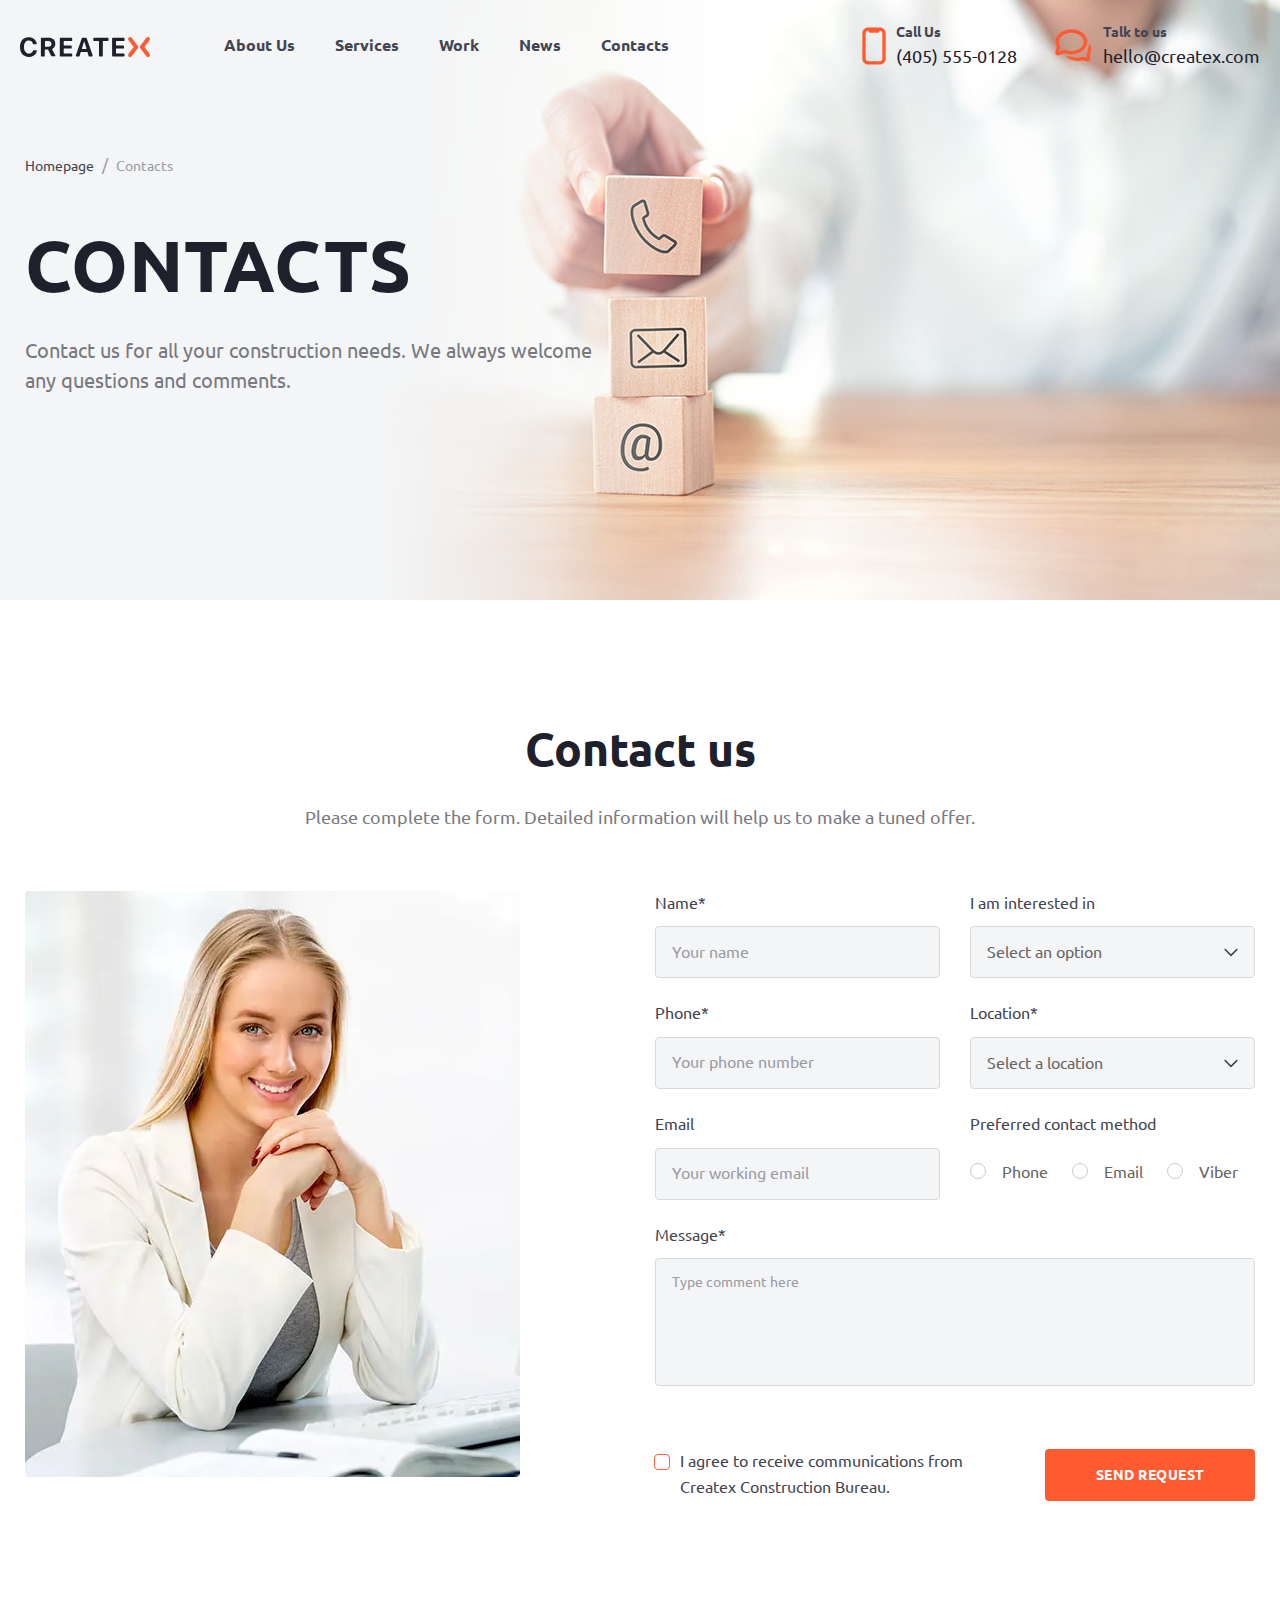
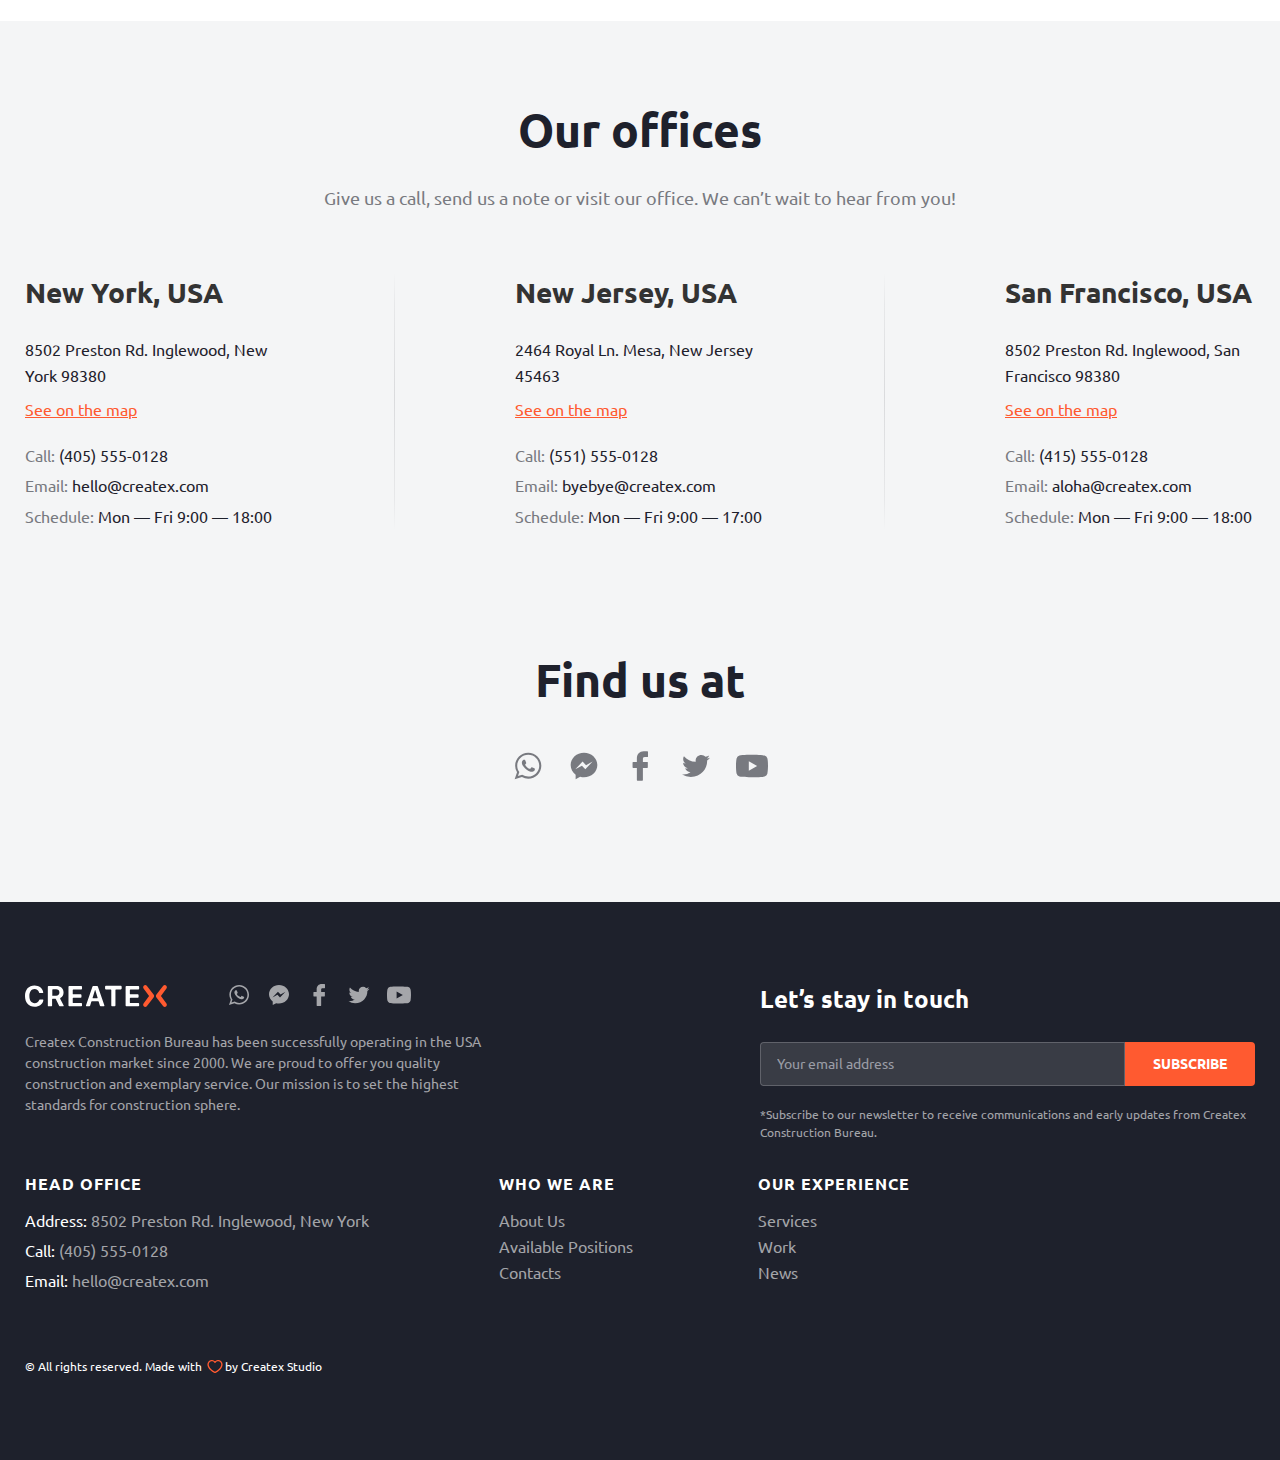
<file: contacts.html>
<!DOCTYPE html><html lang="en" class="page"><head><meta charset="UTF-8"><meta name="viewport" content="width=device-width,initial-scale=1"><link rel="shortcut icon" href="favicon.ico" type="image/x-icon"><meta http-equiv="X-UA-Compatible" content="ie=edge"><meta name="theme-color" content="#111111"><title>Createx</title><link rel="preload" href="fonts/Ubuntu-Regular.woff2" as="font" type="font/woff2" crossorigin><link rel="preload" href="fonts/Ubuntu-Bold.woff2" as="font" type="font/woff2" crossorigin><link rel="preload" href="fonts/Lato-Black.woff2" as="font" type="font/woff2" crossorigin><link rel="stylesheet" href="css/vendor.css"><link rel="stylesheet" href="css/main.css"><!-- <script src="https://code.jquery.com/jquery-3.7.0.min.js"></script> --><script defer="defer" src="js/main.js"></script></head><body class="page__body"><div class="site-container"><header class="header header--secondary"><div class="container header__container"><a class="logo" href="index.html"><img loading="lazy" src="img/logo/logo.svg" class="logo__img" width="130" height="22" alt=""></a><nav class="nav header__nav"><ul class="list-reset nav__list"><li class="nav__item"><a class="nav__link" href="about.html">About Us</a></li><li class="nav__item"><a class="nav__link" href="services.html">Services</a></li><li class="nav__item"><a class="nav__link" href="work.html">Work</a></li><li class="nav__item"><a class="nav__link" href="news.html">News</a></li><li class="nav__item"><a class="nav__link" href="contacts.html">Contacts</a></li></ul><div class="header-contacts header-contacts--nav"><a class="header-contacts__call" href="tel:4055550128"><span class="header-contacts__caption">Call Us</span> <span class="header-contacts__num">(405) 555-0128</span> </a><a class="header-contacts__mail" href="mailto:hello@createx.com"><span class="header-contacts__caption">Talk to us</span> <span class="header-contacts--mail">hello@createx.com</span></a></div></nav><div class="header-contacts"><a class="header-contacts__call" href="tel:4055550128"><span class="header-contacts__caption">Call Us</span> <span class="header-contacts__num">(405) 555-0128</span> </a><a class="header-contacts__mail" href="mailto:hello@createx.com"><span class="header-contacts__caption">Talk to us</span> <span class="header-contacts--mail">hello@createx.com</span></a></div><div id="hamburger"><div></div><div></div><div></div></div></div></header><main class="main"><section class="page-hero page-hero--contacts"><div class="container"><ul class="list-reset breadcrumbs page-hero__breadcrumbs"><li class="breadcrumbs-item"><a class="breadcrumbs-link" href="#">Homepage</a></li><li class="breadcrumbs-item"><a class="breadcrumbs-link">Contacts</a></li></ul><h1 class="page-hero__title">Contacts</h1><p class="page-hero__descr">Contact us for all your construction needs. We always welcome any questions and comments.</p></div></section><section class="contacts"><div class="container"><h3 class="contacts__title section-title section-title--center">Contact us</h3><p class="contacts__descr descr--center">Please complete the form. Detailed information will help us to make a tuned offer.</p><div class="contacts__content"><div class="contacts__image"><picture><source srcset="img/contacts/contacts-form-img.webp" type="image/webp"><img loading="lazy" src="img/contacts/contacts-form-img.jpg" class="contacts__img" width="495" height="586" alt="#"></picture></div><form id="form2" class="contacts-form" action="#"><div class="contacts-form__line"><label class="contacts-form__field form-field"><span class="form-field__caption">Name*</span> <input id="name2" type="text" name="name2" class="form-field__input contacts-form__input" placeholder="Your name"></label><div class="uk-margin"><label class="uk-form-label" for="form-horizontal-select">I am interested in</label><div class="uk-form-controls"><select class="uk-select" id="form-horizontal-select" name="interest"><option value="">Select an option</option><option value="Interior Design">Interior Design</option><option value="Exterior Design">Exterior Design</option></select></div><div id="form-horizontal-select-error" class="uk-text-danger"></div></div></div><div class="contacts-form__line"><label class="contacts-form__field form-field"><span class="form-field__caption">Phone*</span> <input id="phone2" type="tel" name="phone2" class="form-field__input contacts-form__input" placeholder="Your phone number"></label><div class="uk-margin"><label class="uk-form-label" for="form-horizontal-select--1">Location*</label><div class="uk-form-controls"><select class="uk-select" id="form-horizontal-select--1" name="location"><option value="">Select a location</option><option value="New York">New York</option><option value="Dallas">Dallas</option></select></div><div id="form-horizontal-select--1-error" class="uk-text-danger"></div></div></div><div class="contacts-form__line"><label class="contacts-form__field form-field"><span class="form-field__caption">Email</span> <input id="email2" type="email" name="email2" class="form-field__input contacts-form__input" placeholder="Your working email"></label><div id="contacts-radio-group" class="uk-margin"><div class="uk-form-label">Preferred contact method</div><div class="uk-form-controls uk-form-controls--flex"><label><input id="contacts-radio-group-1" class="uk-radio" type="radio" name="radio1" value="Phone"> Phone</label> <label><input id="contacts-radio-group-2" class="uk-radio" type="radio" name="radio1" value="Email"> Email</label> <label><input id="contacts-radio-group-3" class="uk-radio" type="radio" name="radio1" value="Viber"> Viber</label></div></div></div><label class="contacts-form__field form-field contacts-form__field--big"><span class="form-field__caption">Message*</span> <textarea id="message2" name="message2" class="form-field__input form-field__input--big contacts-form__input--big" placeholder="Type comment here"></textarea></label><div class="contacts-form__bottom"><div class="contacts-form__check"><label class="custom-checkbox contacts-form__checkbox"><input id="checkbox2" type="checkbox" class="custom-checkbox__field"> <span class="custom-checkbox__content">I agree to receive communications from Createx Construction Bureau.</span></label></div><div class="contacts-form__button"><button class="btn-reset btn contacts-form__btn form-field__btn btn-fill" type="submit">Send request</button></div></div></form></div></div></section><section class="contacts-info"><div class="container"><h3 class="contacts-info__title section-title section-title--center">Our offices</h3><p class="contacts-info__descr descr--center">Give us a call, send us a note or visit our office. We can’t wait to hear from you!</p><ul class="list-reset contacts-info__list"><li class="contacts-info__item"><h4 class="contacts-info__subtitle">New York, USA</h4><address class="contacts-info__address">8502 Preston Rd. Inglewood, New York 98380</address><a class="contacts-info__link" href="#">See on the map</a><div class="contacts-info__bottom"><div class="contacts-info__element">Call: <a class="contacts-info__value" href="tel:4055550128">(405) 555-0128</a></div><div class="contacts-info__element">Email: <a class="contacts-info__value" href="mailto:hello@createx.com">hello@createx.com</a></div><div class="contacts-info__element">Schedule: <span class="contacts-info__value">Mon — Fri 9:00 — 18:00</span></div></div></li><li class="contacts-info__item"><h4 class="contacts-info__subtitle">New Jersey, USA</h4><address class="contacts-info__address">2464 Royal Ln. Mesa, New Jersey 45463</address><a class="contacts-info__link" href="#">See on the map</a><div class="contacts-info__bottom"><div class="contacts-info__element">Call: <a class="contacts-info__value" href="tel:4055550128">(551) 555-0128</a></div><div class="contacts-info__element">Email: <a class="contacts-info__value" href="mailto:hello@createx.com">byebye@createx.com</a></div><div class="contacts-info__element">Schedule: <span class="contacts-info__value">Mon — Fri 9:00 — 17:00</span></div></div></li><li class="contacts-info__item"><h4 class="contacts-info__subtitle">San Francisco, USA</h4><address class="contacts-info__address">8502 Preston Rd. Inglewood, San Francisco 98380</address><a class="contacts-info__link" href="#">See on the map</a><div class="contacts-info__bottom"><div class="contacts-info__element">Call: <a class="contacts-info__value" href="tel:4055550128">(415) 555-0128</a></div><div class="contacts-info__element">Email: <a class="contacts-info__value" href="mailto:hello@createx.com">aloha@createx.com</a></div><div class="contacts-info__element">Schedule: <span class="contacts-info__value">Mon — Fri 9:00 — 18:00</span></div></div></li></ul><h3 class="contacts-info__soc section-title section-title--center">Find us at</h3><ul class="list-reset social contacts-info__social" title="Our social"><li class="social__item"><a href="#" target="_blank" class="social__link social__link--wt" aria-label="what's up"><svg><use xlink:href="img/sprite.svg#whatsapp"></use></svg></a></li><li class="social__item"><a href="#" target="_blank" class="social__link social__link--ms" aria-label="messenger"><svg><use xlink:href="img/sprite.svg#messanger"></use></svg></a></li><li class="social__item"><a href="#" target="_blank" class="social__link social__link--fb" aria-label="facebook"><svg><use xlink:href="img/sprite.svg#facebook"></use></svg></a></li><li class="social__item"><a href="#" target="_blank" class="social__link social__link--tw" aria-label="twitter"><svg><use xlink:href="img/sprite.svg#twitter"></use></svg></a></li><li class="social__item"><a href="#" target="_blank" class="social__link social__link--yt" aria-label="youtube"><svg><use xlink:href="img/sprite.svg#youtube"></use></svg></a></li></ul></div></section></main><footer class="footer"><a class="to-top" href="#" uk-totop uk-scroll><span class="to-top__text">GO TO TOP</span> <span class="to-top__icon"></span></a><div class="container footer__container"><div class="footer-left"><div class="footer-top"><a class="logo footer-logo" href="index.html"><img loading="lazy" src="img/logo/f-logo.svg" class="f-logo__img" width="142" height="24" alt="logo"></a><ul class="list-reset social" title="Our social"><li class="social__item"><a href="#" target="_blank" class="social__link social__link--wt" aria-label="what's up"><svg><use xlink:href="img/sprite.svg#whatsapp"></use></svg></a></li><li class="social__item"><a href="#" target="_blank" class="social__link social__link--ms" aria-label="messenger"><svg><use xlink:href="img/sprite.svg#messanger"></use></svg></a></li><li class="social__item"><a href="#" target="_blank" class="social__link social__link--fb" aria-label="facebook"><svg><use xlink:href="img/sprite.svg#facebook"></use></svg></a></li><li class="social__item"><a href="#" target="_blank" class="social__link social__link--tw" aria-label="twitter"><svg><use xlink:href="img/sprite.svg#twitter"></use></svg></a></li><li class="social__item"><a href="#" target="_blank" class="social__link social__link--yt" aria-label="youtube"><svg><use xlink:href="img/sprite.svg#youtube"></use></svg></a></li></ul></div><p class="footer-descr">Createx Construction Bureau has been successfully operating in the USA construction market since 2000. We are proud to offer you quality construction and exemplary service. Our mission is to set the highest standards for construction sphere.</p></div><form id="form3" action="#" class="footer-form"><h4 class="footer-form__title">Let’s stay in touch</h4><div class="footer-form__items"><label class="section-form__field form-field footer-form__field"><input id="email3" type="email" name="Имя" class="input-reset form-field__input footer-form__input" placeholder="Your email address"></label><div class="footer-form__button"><button class="btn-reset btn footer-form__btn btn-fill" type="submit">subscribe</button></div></div><p class="footer-form__descr">*Subscribe to our newsletter to receive communications and early updates from Createx Construction Bureau.</p></form><address class="footer-address"><h5 class="footer-address__title">HEAD OFFICE</h5><span class="footer-address__item"><span class="footer-address__name">Address:</span> 8502 Preston Rd. Inglewood, New York </span><span class="footer-address__item"><span class="footer-address__name">Call:</span> <a class="footer-address__phone" href="tel:4055550128">(405) 555-0128</a> </span><span class="footer-address__item"><span class="footer-address__name">Email:</span> <a class="footer-address__email" href="mailto:hello@createx.com">hello@createx.com</a></span></address><nav class="footer-nav" title="footer-nav__secondary"><div class="footer-nav__col"><h4 class="footer-nav__title">Who we are</h4><ul class="list-reset footer-nav__list"><li class="footer-nav__item"><a href="#" class="footer-nav__link">About Us</a></li><li class="footer-nav__item"><a href="#" class="footer-nav__link">Available Positions</a></li><li class="footer-nav__item"><a href="#" class="footer-nav__link">Contacts</a></li></ul></div><div class="footer-nav__col"><h4 class="footer-nav__title">OUR EXPERIENCE</h4><ul class="list-reset footer-nav__list"><li class="footer-nav__item"><a href="#" class="footer-nav__link">Services</a></li><li class="footer-nav__item"><a href="#" class="footer-nav__link">Work</a></li><li class="footer-nav__item"><a href="#" class="footer-nav__link">News</a></li></ul></div></nav><div class="footer-copyright">© All rights reserved. Made with <span>by Createx Studio</span></div></div></footer><div class="overlay"></div></div></body></html>
</file>
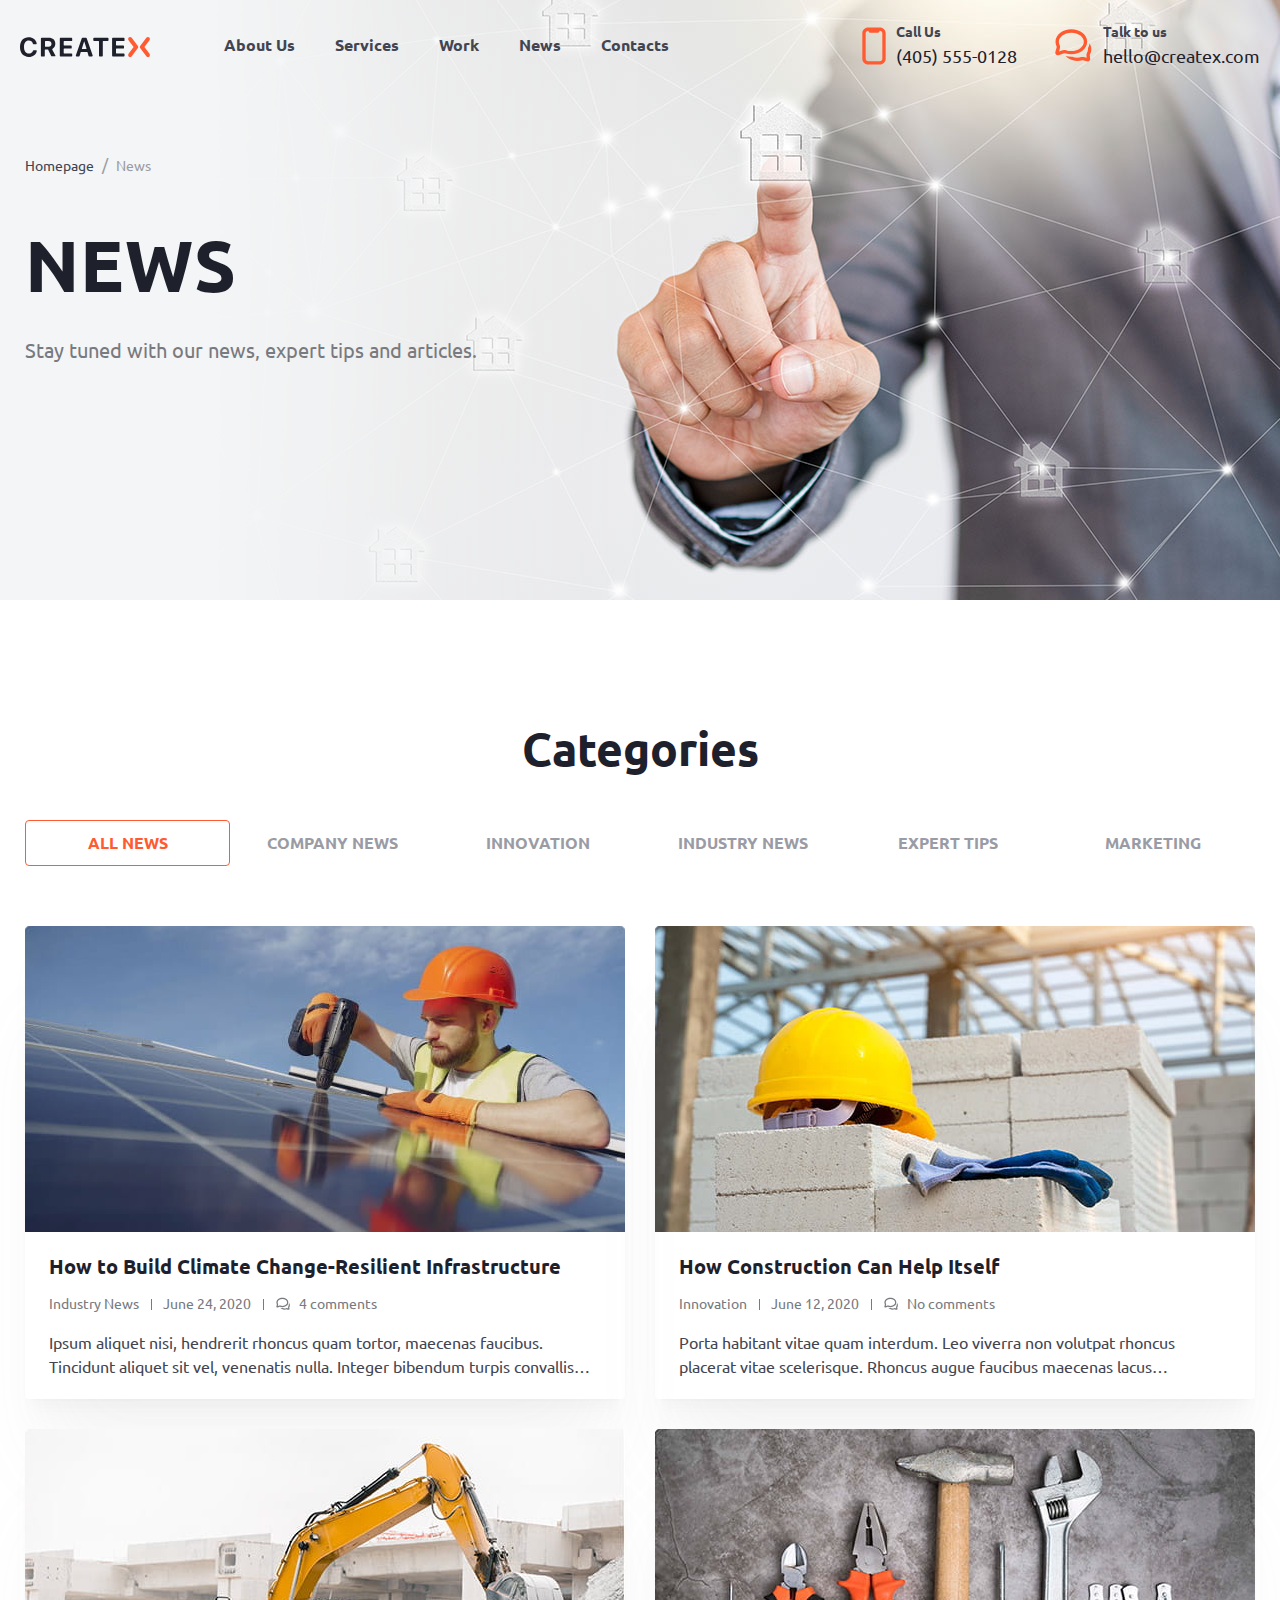
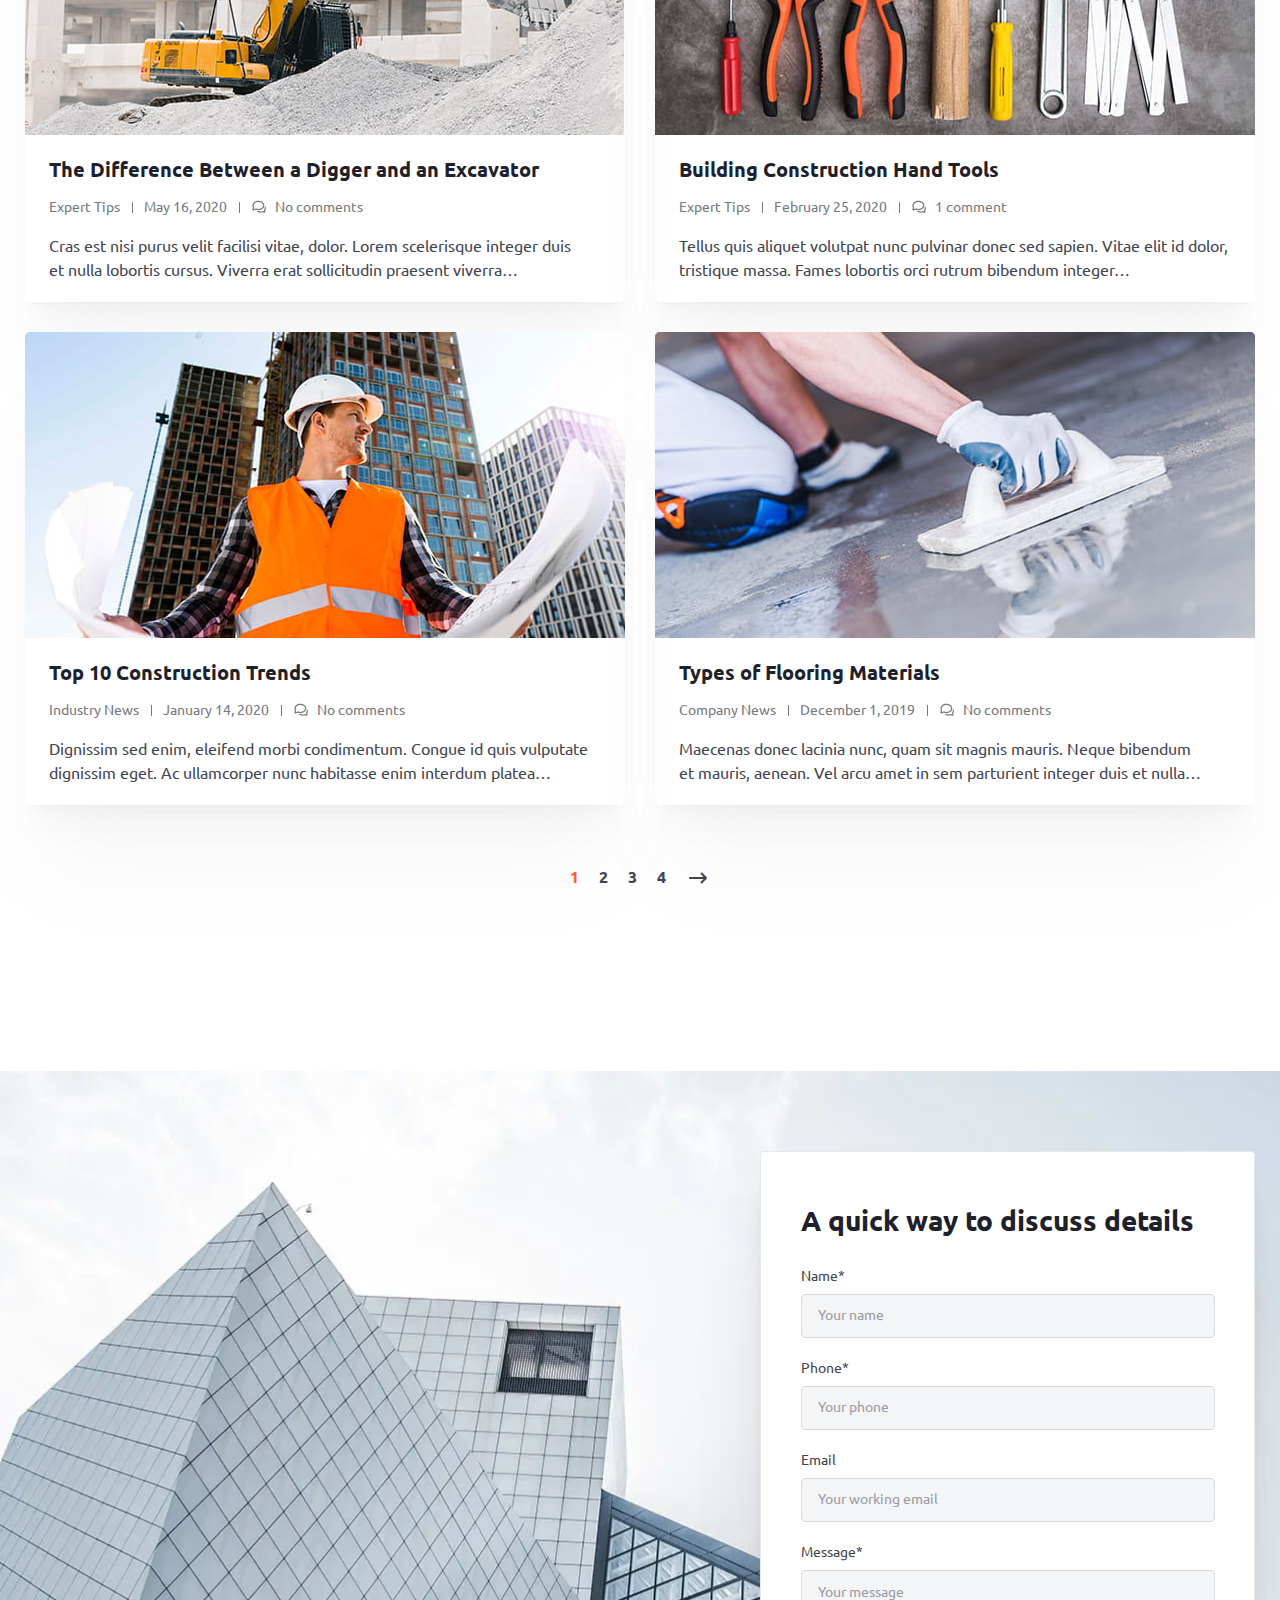
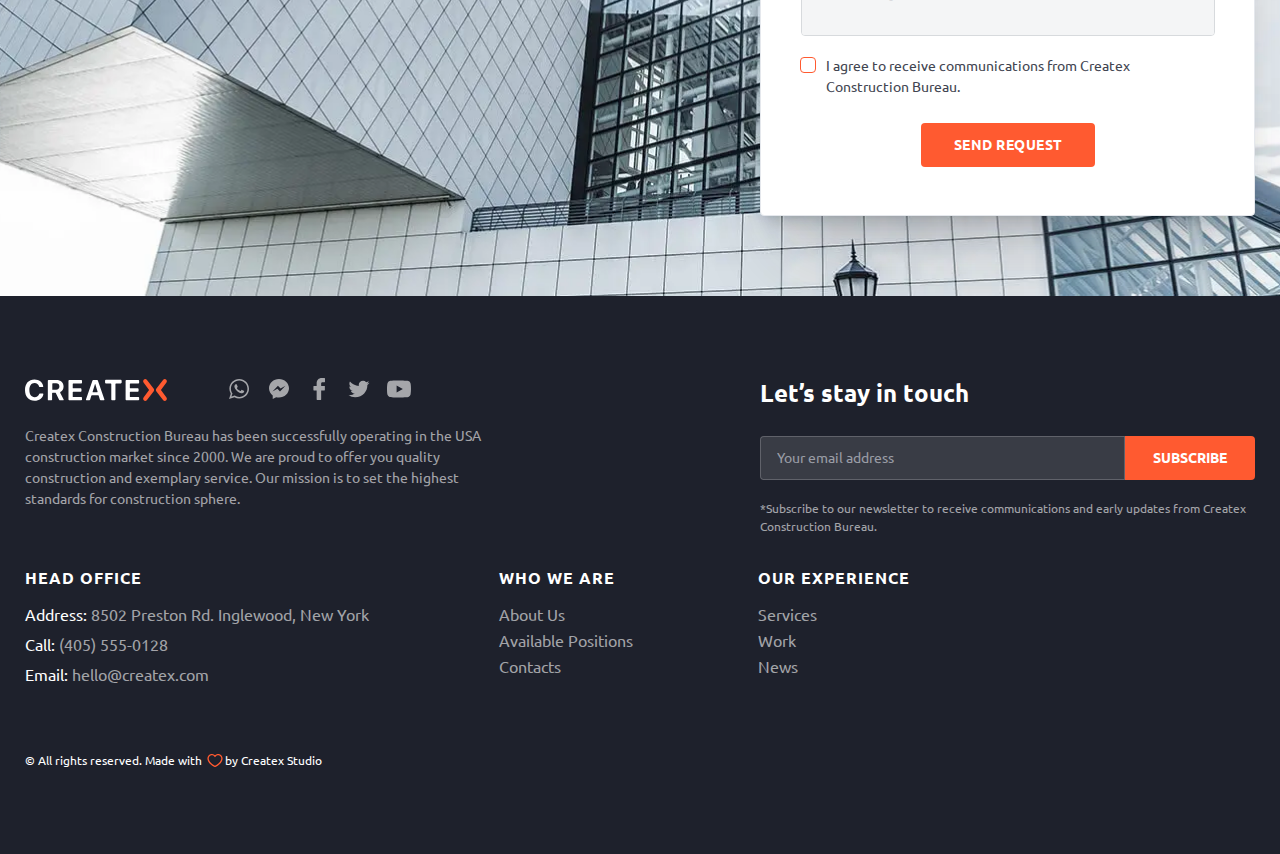
<file: news.html>
<!DOCTYPE html><html lang="en" class="page"><head><meta charset="UTF-8"><meta name="viewport" content="width=device-width,initial-scale=1"><link rel="shortcut icon" href="favicon.ico" type="image/x-icon"><meta http-equiv="X-UA-Compatible" content="ie=edge"><meta name="theme-color" content="#111111"><title>Createx</title><link rel="preload" href="fonts/Ubuntu-Regular.woff2" as="font" type="font/woff2" crossorigin><link rel="preload" href="fonts/Ubuntu-Bold.woff2" as="font" type="font/woff2" crossorigin><link rel="preload" href="fonts/Lato-Black.woff2" as="font" type="font/woff2" crossorigin><link rel="stylesheet" href="css/vendor.css"><link rel="stylesheet" href="css/main.css"><!-- <script src="https://code.jquery.com/jquery-3.7.0.min.js"></script> --><script defer="defer" src="js/main.js"></script></head><body class="page__body"><div class="site-container"><header class="header header--secondary"><div class="container header__container"><a class="logo" href="index.html"><img loading="lazy" src="img/logo/logo.svg" class="logo__img" width="130" height="22" alt=""></a><nav class="nav header__nav"><ul class="list-reset nav__list"><li class="nav__item"><a class="nav__link" href="about.html">About Us</a></li><li class="nav__item"><a class="nav__link" href="services.html">Services</a></li><li class="nav__item"><a class="nav__link" href="work.html">Work</a></li><li class="nav__item"><a class="nav__link" href="news.html">News</a></li><li class="nav__item"><a class="nav__link" href="contacts.html">Contacts</a></li></ul><div class="header-contacts header-contacts--nav"><a class="header-contacts__call" href="tel:4055550128"><span class="header-contacts__caption">Call Us</span> <span class="header-contacts__num">(405) 555-0128</span> </a><a class="header-contacts__mail" href="mailto:hello@createx.com"><span class="header-contacts__caption">Talk to us</span> <span class="header-contacts--mail">hello@createx.com</span></a></div></nav><div class="header-contacts"><a class="header-contacts__call" href="tel:4055550128"><span class="header-contacts__caption">Call Us</span> <span class="header-contacts__num">(405) 555-0128</span> </a><a class="header-contacts__mail" href="mailto:hello@createx.com"><span class="header-contacts__caption">Talk to us</span> <span class="header-contacts--mail">hello@createx.com</span></a></div><div id="hamburger"><div></div><div></div><div></div></div></div></header><main class="main"><section class="page-hero page-hero--news"><div class="container"><ul class="list-reset breadcrumbs page-hero__breadcrumbs"><li class="breadcrumbs-item"><a class="breadcrumbs-link" href="#">Homepage</a></li><li class="breadcrumbs-item"><a class="breadcrumbs-link">News</a></li></ul><h1 class="page-hero__title">NEWS</h1><p class="page-hero__descr">Stay tuned with our news, expert tips and articles.</p></div></section><section class="categories"><div class="container"><h3 class="categories__title section-title section-title--center">Categories</h3><ul class="list-reset categories__nav grid"><li class="categories__nav-item"><button class="btn-reset btn--noborder btn--noborder--active categories__nav-btn">All News</button></li><li class="categories__nav-item"><button class="btn-reset btn--noborder categories__nav-btn">Company News</button></li><li class="categories__nav-item"><button class="btn-reset btn--noborder categories__nav-btn">Innovation</button></li><li class="categories__nav-item"><button class="btn-reset btn--noborder categories__nav-btn">Industry News</button></li><li class="categories__nav-item"><button class="btn-reset btn--noborder categories__nav-btn">Expert Tips</button></li><li class="categories__nav-item"><button class="btn-reset btn--noborder categories__nav-btn">Marketing</button></li></ul><ul class="list-reset categories__list grid"><li class="categories__list-item"><article class="news-article"><img class="news-article__img" src="img/news-article/news-article-1.jpg" alt="photo"><div class="news-article__text"><h5 class="news-article__title"><a class="news-article__link" href="post.html">How to Build Climate Change-Resilient Infrastructure</a></h5><div class="news-article__meta article-meta"><a class="article-meta__item" href="#">Industry News</a> <time class="article-meta__item" datetime="2021-06-24 19:00">June 24, 2020</time> <span class="article-meta__item article-meta__item--comments">4 comments</span></div><p class="news-article__descr">Ipsum aliquet nisi, hendrerit rhoncus quam tortor, maecenas faucibus. Tincidunt aliquet sit vel, venenatis nulla. Integer bibendum turpis convallis…</p></div></article></li><li class="categories__list-item"><article class="news-article"><img class="news-article__img" src="img/news-article/news-article-2.jpg" alt="photo"><div class="news-article__text"><h5 class="news-article__title"><a class="news-article__link" href="post.html">How Construction Can Help Itself</a></h5><div class="news-article__meta article-meta"><a class="article-meta__item" href="#">Innovation</a> <time class="article-meta__item" datetime="2021-06-24 19:00">June 12, 2020</time> <span class="article-meta__item article-meta__item--comments">No comments</span></div><p class="news-article__descr">Porta habitant vitae quam interdum. Leo viverra non volutpat rhoncus placerat vitae scelerisque. Rhoncus augue faucibus maecenas lacus…</p></div></article></li><li class="categories__list-item"><article class="news-article"><img class="news-article__img" src="img/news-article/news-article-3.jpg" alt="photo"><div class="news-article__text"><h5 class="news-article__title"><a class="news-article__link" href="post.html">The Difference Between a Digger and an Excavator</a></h5><div class="news-article__meta article-meta"><a class="article-meta__item" href="#">Expert Tips</a> <time class="article-meta__item" datetime="2021-06-24 19:00">May 16, 2020</time> <span class="article-meta__item article-meta__item--comments">No comments</span></div><p class="news-article__descr">Cras est nisi purus velit facilisi vitae, dolor. Lorem scelerisque integer duis et nulla lobortis cursus. Viverra erat sollicitudin praesent viverra…</p></div></article></li><li class="categories__list-item"><article class="news-article"><img class="news-article__img" src="img/news-article/news-article-4.jpg" alt="photo"><div class="news-article__text"><h5 class="news-article__title"><a class="news-article__link" href="post.html">Building Construction Hand Tools</a></h5><div class="news-article__meta article-meta"><a class="article-meta__item" href="#">Expert Tips</a> <time class="article-meta__item" datetime="2021-06-24 19:00">February 25, 2020</time> <span class="article-meta__item article-meta__item--comments">1 comment</span></div><p class="news-article__descr">Tellus quis aliquet volutpat nunc pulvinar donec sed sapien. Vitae elit id dolor, tristique massa. Fames lobortis orci rutrum bibendum integer…</p></div></article></li><li class="categories__list-item"><article class="news-article"><img class="news-article__img" src="img/news-article/news-article-5.jpg" alt="photo"><div class="news-article__text"><h5 class="news-article__title"><a class="news-article__link" href="post.html">Top 10 Construction Trends</a></h5><div class="news-article__meta article-meta"><a class="article-meta__item" href="#">Industry News</a> <time class="article-meta__item" datetime="2021-06-24 19:00">January 14, 2020</time> <span class="article-meta__item article-meta__item--comments">No comments</span></div><p class="news-article__descr">Dignissim sed enim, eleifend morbi condimentum. Congue id quis vulputate dignissim eget. Ac ullamcorper nunc habitasse enim interdum platea…</p></div></article></li><li class="categories__list-item"><article class="news-article"><img class="news-article__img" src="img/news-article/news-article-6.jpg" alt="photo"><div class="news-article__text"><h5 class="news-article__title"><a class="news-article__link" href="post.html">Types of Flooring Materials</a></h5><div class="news-article__meta article-meta"><a class="article-meta__item" href="#">Company News</a> <time class="article-meta__item" datetime="2021-06-24 19:00">December 1, 2019</time> <span class="article-meta__item article-meta__item--comments">No comments</span></div><p class="news-article__descr">Maecenas donec lacinia nunc, quam sit magnis mauris. Neque bibendum et mauris, aenean. Vel arcu amet in sem parturient integer duis et nulla…</p></div></article></li></ul><ul class="list-reset categories__pag"><li class="categories__pag-item"><a class="categories__pag-link categories__pag-link--active" href="#">1</a></li><li class="categories__pag-item"><a class="categories__pag-link" href="#">2</a></li><li class="categories__pag-item"><a class="categories__pag-link" href="#">3</a></li><li class="categories__pag-item"><a class="categories__pag-link" href="#">4</a></li><li class="categories__pag-item"><a class="categories__pag-link categories__pag-link--arrow" href="#" aria-label="next page"><svg><use xlink:href="img/sprite.svg#right-arrow"></use></svg></a></li></ul></div></section><section class="contacts-section"><div class="container contacts-section__container"><form id="form1" action="#" class="contacts-section__form section-form"><h4 class="section-form__title">A quick way to discuss details</h4><div class="section-form__content"><label class="section-form__field form-field"><span class="form-field__caption">Name*</span> <input id="name1" type="text" name="name" class="form-field__input section-form__input" placeholder="Your name"></label> <label class="section-form__field form-field"><span class="form-field__caption">Phone*</span> <input id="phone1" type="tel" name="phone" class="form-field__input section-form__input" placeholder="Your phone"></label> <label class="section-form__field form-field"><span class="form-field__caption">Email</span> <input id="email1" type="email" name="email" class="form-field__input section-form__input" placeholder="Your working email"></label> <label class="section-form__field form-field"><span class="form-field__caption">Message*</span> <textarea id="message1" name="text" class="form-field__input form-field__input--big section-form__input--big" placeholder="Your message"></textarea></label><div class="section-form__check"><label class="custom-checkbox section-form__checkbox"><input id="checkbox1" type="checkbox" class="custom-checkbox__field"> <span class="custom-checkbox__content">I agree to receive communications from Createx Construction Bureau.</span></label></div><div class="section-form__btn-wrapper"><button class="btn-reset btn section-form__btn form-field__btn btn-fill" type="submit">send request</button></div></div></form></div></section></main><footer class="footer"><a class="to-top" href="#" uk-totop uk-scroll><span class="to-top__text">GO TO TOP</span> <span class="to-top__icon"></span></a><div class="container footer__container"><div class="footer-left"><div class="footer-top"><a class="logo footer-logo" href="index.html"><img loading="lazy" src="img/logo/f-logo.svg" class="f-logo__img" width="142" height="24" alt="logo"></a><ul class="list-reset social" title="Our social"><li class="social__item"><a href="#" target="_blank" class="social__link social__link--wt" aria-label="what's up"><svg><use xlink:href="img/sprite.svg#whatsapp"></use></svg></a></li><li class="social__item"><a href="#" target="_blank" class="social__link social__link--ms" aria-label="messenger"><svg><use xlink:href="img/sprite.svg#messanger"></use></svg></a></li><li class="social__item"><a href="#" target="_blank" class="social__link social__link--fb" aria-label="facebook"><svg><use xlink:href="img/sprite.svg#facebook"></use></svg></a></li><li class="social__item"><a href="#" target="_blank" class="social__link social__link--tw" aria-label="twitter"><svg><use xlink:href="img/sprite.svg#twitter"></use></svg></a></li><li class="social__item"><a href="#" target="_blank" class="social__link social__link--yt" aria-label="youtube"><svg><use xlink:href="img/sprite.svg#youtube"></use></svg></a></li></ul></div><p class="footer-descr">Createx Construction Bureau has been successfully operating in the USA construction market since 2000. We are proud to offer you quality construction and exemplary service. Our mission is to set the highest standards for construction sphere.</p></div><form id="form3" action="#" class="footer-form"><h4 class="footer-form__title">Let’s stay in touch</h4><div class="footer-form__items"><label class="section-form__field form-field footer-form__field"><input id="email3" type="email" name="Имя" class="input-reset form-field__input footer-form__input" placeholder="Your email address"></label><div class="footer-form__button"><button class="btn-reset btn footer-form__btn btn-fill" type="submit">subscribe</button></div></div><p class="footer-form__descr">*Subscribe to our newsletter to receive communications and early updates from Createx Construction Bureau.</p></form><address class="footer-address"><h5 class="footer-address__title">HEAD OFFICE</h5><span class="footer-address__item"><span class="footer-address__name">Address:</span> 8502 Preston Rd. Inglewood, New York </span><span class="footer-address__item"><span class="footer-address__name">Call:</span> <a class="footer-address__phone" href="tel:4055550128">(405) 555-0128</a> </span><span class="footer-address__item"><span class="footer-address__name">Email:</span> <a class="footer-address__email" href="mailto:hello@createx.com">hello@createx.com</a></span></address><nav class="footer-nav" title="footer-nav__secondary"><div class="footer-nav__col"><h4 class="footer-nav__title">Who we are</h4><ul class="list-reset footer-nav__list"><li class="footer-nav__item"><a href="#" class="footer-nav__link">About Us</a></li><li class="footer-nav__item"><a href="#" class="footer-nav__link">Available Positions</a></li><li class="footer-nav__item"><a href="#" class="footer-nav__link">Contacts</a></li></ul></div><div class="footer-nav__col"><h4 class="footer-nav__title">OUR EXPERIENCE</h4><ul class="list-reset footer-nav__list"><li class="footer-nav__item"><a href="#" class="footer-nav__link">Services</a></li><li class="footer-nav__item"><a href="#" class="footer-nav__link">Work</a></li><li class="footer-nav__item"><a href="#" class="footer-nav__link">News</a></li></ul></div></nav><div class="footer-copyright">© All rights reserved. Made with <span>by Createx Studio</span></div></div></footer><div class="overlay"></div></div></body></html>
</file>
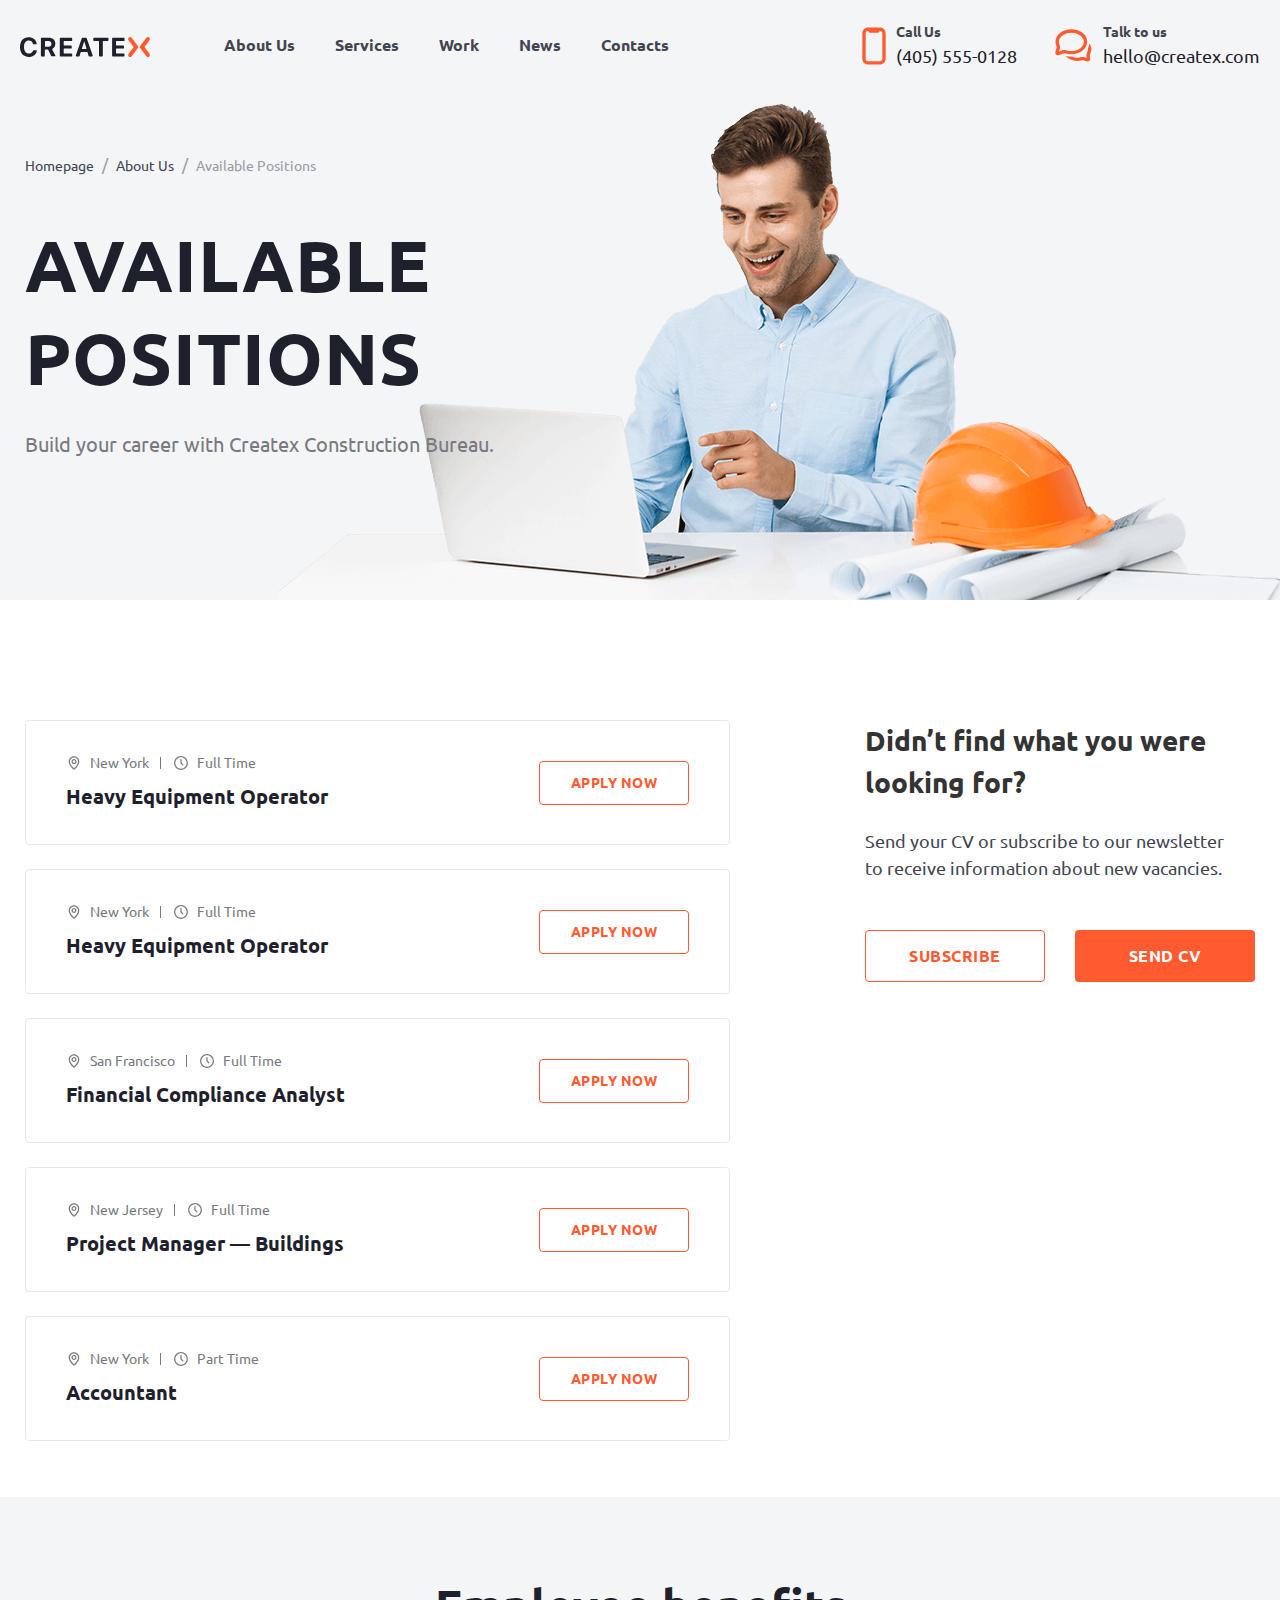
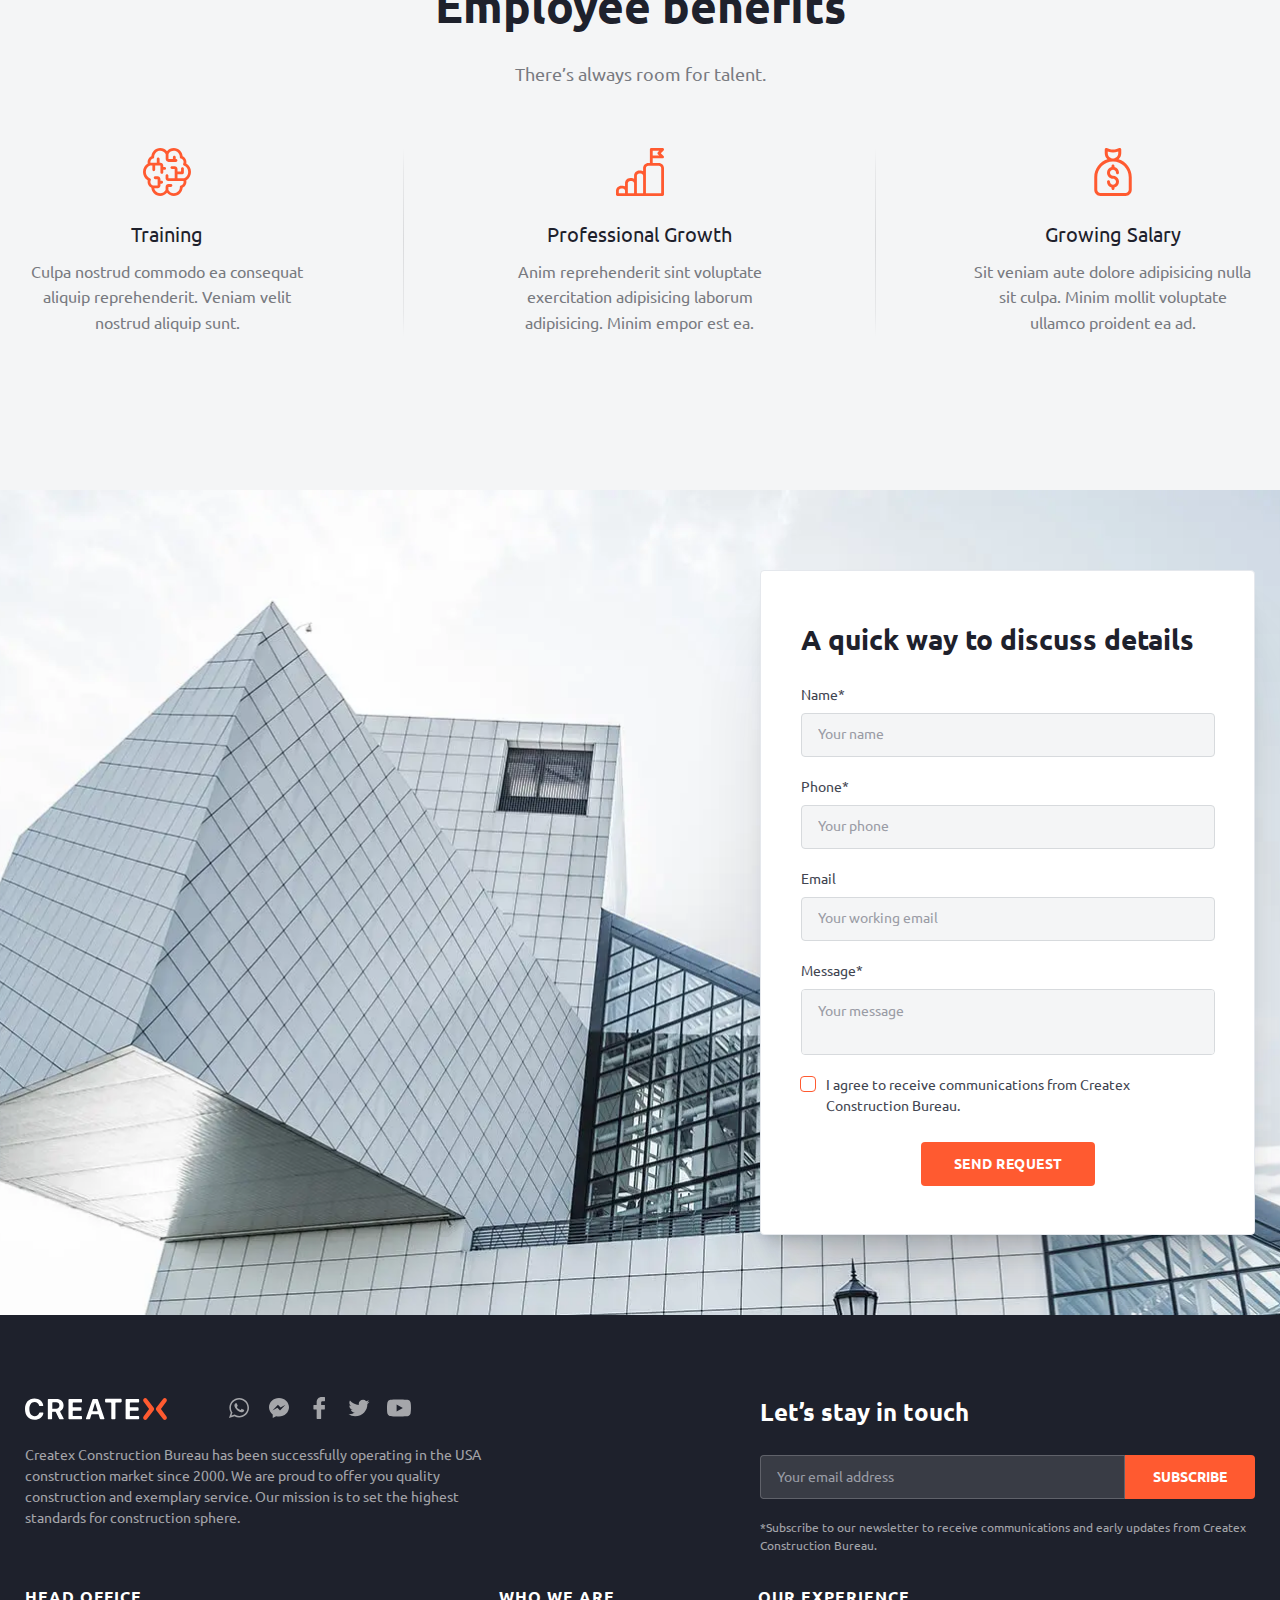
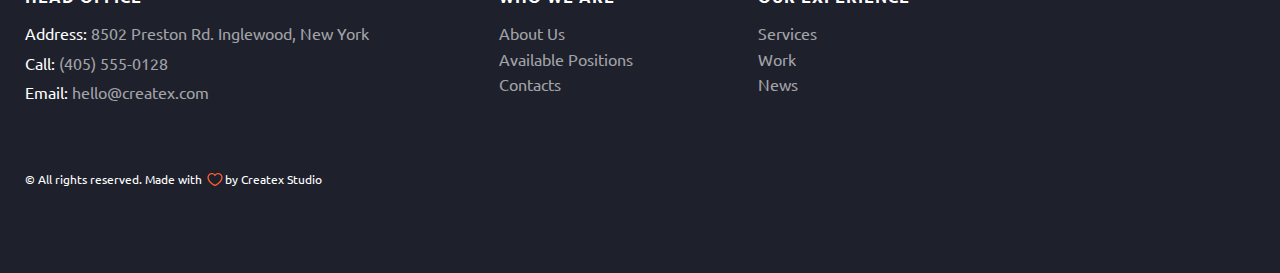
<file: positions.html>
<!DOCTYPE html><html lang="en" class="page"><head><meta charset="UTF-8"><meta name="viewport" content="width=device-width,initial-scale=1"><link rel="shortcut icon" href="favicon.ico" type="image/x-icon"><meta http-equiv="X-UA-Compatible" content="ie=edge"><meta name="theme-color" content="#111111"><title>Createx</title><link rel="preload" href="fonts/Ubuntu-Regular.woff2" as="font" type="font/woff2" crossorigin><link rel="preload" href="fonts/Ubuntu-Bold.woff2" as="font" type="font/woff2" crossorigin><link rel="preload" href="fonts/Lato-Black.woff2" as="font" type="font/woff2" crossorigin><link rel="stylesheet" href="css/vendor.css"><link rel="stylesheet" href="css/main.css"><!-- <script src="https://code.jquery.com/jquery-3.7.0.min.js"></script> --><script defer="defer" src="js/main.js"></script></head><body class="page__body"><div class="site-container"><header class="header header--secondary"><div class="container header__container"><a class="logo" href="index.html"><img loading="lazy" src="img/logo/logo.svg" class="logo__img" width="130" height="22" alt=""></a><nav class="nav header__nav"><ul class="list-reset nav__list"><li class="nav__item"><a class="nav__link" href="about.html">About Us</a></li><li class="nav__item"><a class="nav__link" href="services.html">Services</a></li><li class="nav__item"><a class="nav__link" href="work.html">Work</a></li><li class="nav__item"><a class="nav__link" href="news.html">News</a></li><li class="nav__item"><a class="nav__link" href="contacts.html">Contacts</a></li></ul><div class="header-contacts header-contacts--nav"><a class="header-contacts__call" href="tel:4055550128"><span class="header-contacts__caption">Call Us</span> <span class="header-contacts__num">(405) 555-0128</span> </a><a class="header-contacts__mail" href="mailto:hello@createx.com"><span class="header-contacts__caption">Talk to us</span> <span class="header-contacts--mail">hello@createx.com</span></a></div></nav><div class="header-contacts"><a class="header-contacts__call" href="tel:4055550128"><span class="header-contacts__caption">Call Us</span> <span class="header-contacts__num">(405) 555-0128</span> </a><a class="header-contacts__mail" href="mailto:hello@createx.com"><span class="header-contacts__caption">Talk to us</span> <span class="header-contacts--mail">hello@createx.com</span></a></div><div id="hamburger"><div></div><div></div><div></div></div></div></header><main class="main"><section class="page-hero page-hero--positions"><div class="container"><ul class="list-reset breadcrumbs page-hero__breadcrumbs"><li class="breadcrumbs-item"><a class="breadcrumbs-link" href="#">Homepage</a></li><li class="breadcrumbs-item"><a class="breadcrumbs-link" href="#">About Us</a></li><li class="breadcrumbs-item"><a class="breadcrumbs-link">Available Positions</a></li></ul><h1 class="page-hero__title">AVAILABLE POSITIONS</h1><p class="page-hero__descr">Build your career with Createx Construction Bureau.</p></div></section><section class="positions-content"><h3 class="visually-hidden">Positions Content</h3><div class="container"><div class="positions-content__info grid"><div class="positions-content__left"><ul class="list-reset positions__list"><li class="positions__list-item"><article class="positions-item"><div class="positions-item__left"><div class="positions-item__meta"><span class="positions-item__city">New York</span> <span class="positions-item__time">Full Time</span></div><h4 class="positions-item__title">Heavy Equipment Operator</h4></div><a class="btn-reset btn btn-stroke--col positions-item__link" href="#">Apply now</a></article></li><li class="positions__list-item"><article class="positions-item"><div class="positions-item__left"><div class="positions-item__meta"><span class="positions-item__city">New York</span> <span class="positions-item__time">Full Time</span></div><h4 class="positions-item__title">Heavy Equipment Operator</h4></div><a class="btn-reset btn btn-stroke--col positions-item__link" href="#">Apply now</a></article></li><li class="positions__list-item"><article class="positions-item"><div class="positions-item__left"><div class="positions-item__meta"><span class="positions-item__city">San Francisco</span> <span class="positions-item__time">Full Time</span></div><h4 class="positions-item__title">Financial Compliance Analyst</h4></div><a class="btn-reset btn btn-stroke--col positions-item__link" href="#">Apply now</a></article></li><li class="positions__list-item"><article class="positions-item"><div class="positions-item__left"><div class="positions-item__meta"><span class="positions-item__city">New Jersey</span> <span class="positions-item__time">Full Time</span></div><h4 class="positions-item__title">Project Manager — Buildings</h4></div><a class="btn-reset btn btn-stroke--col positions-item__link" href="#">Apply now</a></article></li><li class="positions__list-item"><article class="positions-item"><div class="positions-item__left"><div class="positions-item__meta"><span class="positions-item__city">New York</span> <span class="positions-item__time">Part Time</span></div><h4 class="positions-item__title">Accountant</h4></div><a class="btn-reset btn btn-stroke--col positions-item__link" href="#">Apply now</a></article></li></ul></div><div class="positions-content__right"><div class="positions__looking"><h4 class="positions__looking-title">Didn’t find what you were looking for?</h4><p class="positions__looking-descr">Send your CV or subscribe to our newsletter to receive information about new vacancies.</p><div class="positions__looking-buttons"><button class="btn-reset btn positions__looking-btn btn-stroke--col btn-fill" type="button" data-graph-path="first">subscribe</button> <button class="btn-reset btn positions__looking-btn btn-fill" type="button" data-graph-path="second">send cv</button></div></div></div></div></div></section><section class="employee-benefits"><div class="container"><h3 class="employee-benefits__title section-title section-title--center">Employee benefits</h3><p class="employee-benefits__descr descr--center">There’s always room for talent.</p><ul class="list-reset employee-benefits__list"><li class="employee-benefits__item employee-benefits__item--training"><h4 class="employee-benefits__subtitle">Training</h4><p class="employee-benefits__text">Culpa nostrud commodo ea consequat aliquip reprehenderit. Veniam velit nostrud aliquip sunt.</p></li><li class="employee-benefits__item employee-benefits__item--growth"><h4 class="employee-benefits__subtitle">Professional Growth</h4><p class="employee-benefits__text">Anim reprehenderit sint voluptate exercitation adipisicing laborum adipisicing. Minim empor est ea.</p></li><li class="employee-benefits__item employee-benefits__item--salary"><h4 class="employee-benefits__subtitle">Growing Salary</h4><p class="employee-benefits__text">Sit veniam aute dolore adipisicing nulla sit culpa. Minim mollit voluptate ullamco proident ea ad.</p></li></ul></div></section><section class="contacts-section"><div class="container contacts-section__container"><form id="form1" action="#" class="contacts-section__form section-form"><h4 class="section-form__title">A quick way to discuss details</h4><div class="section-form__content"><label class="section-form__field form-field"><span class="form-field__caption">Name*</span> <input id="name1" type="text" name="name" class="form-field__input section-form__input" placeholder="Your name"></label> <label class="section-form__field form-field"><span class="form-field__caption">Phone*</span> <input id="phone1" type="tel" name="phone" class="form-field__input section-form__input" placeholder="Your phone"></label> <label class="section-form__field form-field"><span class="form-field__caption">Email</span> <input id="email1" type="email" name="email" class="form-field__input section-form__input" placeholder="Your working email"></label> <label class="section-form__field form-field"><span class="form-field__caption">Message*</span> <textarea id="message1" name="text" class="form-field__input form-field__input--big section-form__input--big" placeholder="Your message"></textarea></label><div class="section-form__check"><label class="custom-checkbox section-form__checkbox"><input id="checkbox1" type="checkbox" class="custom-checkbox__field"> <span class="custom-checkbox__content">I agree to receive communications from Createx Construction Bureau.</span></label></div><div class="section-form__btn-wrapper"><button class="btn-reset btn section-form__btn form-field__btn btn-fill" type="submit">send request</button></div></div></form></div></section></main><footer class="footer"><a class="to-top" href="#" uk-totop uk-scroll><span class="to-top__text">GO TO TOP</span> <span class="to-top__icon"></span></a><div class="container footer__container"><div class="footer-left"><div class="footer-top"><a class="logo footer-logo" href="index.html"><img loading="lazy" src="img/logo/f-logo.svg" class="f-logo__img" width="142" height="24" alt="logo"></a><ul class="list-reset social" title="Our social"><li class="social__item"><a href="#" target="_blank" class="social__link social__link--wt" aria-label="what's up"><svg><use xlink:href="img/sprite.svg#whatsapp"></use></svg></a></li><li class="social__item"><a href="#" target="_blank" class="social__link social__link--ms" aria-label="messenger"><svg><use xlink:href="img/sprite.svg#messanger"></use></svg></a></li><li class="social__item"><a href="#" target="_blank" class="social__link social__link--fb" aria-label="facebook"><svg><use xlink:href="img/sprite.svg#facebook"></use></svg></a></li><li class="social__item"><a href="#" target="_blank" class="social__link social__link--tw" aria-label="twitter"><svg><use xlink:href="img/sprite.svg#twitter"></use></svg></a></li><li class="social__item"><a href="#" target="_blank" class="social__link social__link--yt" aria-label="youtube"><svg><use xlink:href="img/sprite.svg#youtube"></use></svg></a></li></ul></div><p class="footer-descr">Createx Construction Bureau has been successfully operating in the USA construction market since 2000. We are proud to offer you quality construction and exemplary service. Our mission is to set the highest standards for construction sphere.</p></div><form id="form3" action="#" class="footer-form"><h4 class="footer-form__title">Let’s stay in touch</h4><div class="footer-form__items"><label class="section-form__field form-field footer-form__field"><input id="email3" type="email" name="Имя" class="input-reset form-field__input footer-form__input" placeholder="Your email address"></label><div class="footer-form__button"><button class="btn-reset btn footer-form__btn btn-fill" type="submit">subscribe</button></div></div><p class="footer-form__descr">*Subscribe to our newsletter to receive communications and early updates from Createx Construction Bureau.</p></form><address class="footer-address"><h5 class="footer-address__title">HEAD OFFICE</h5><span class="footer-address__item"><span class="footer-address__name">Address:</span> 8502 Preston Rd. Inglewood, New York </span><span class="footer-address__item"><span class="footer-address__name">Call:</span> <a class="footer-address__phone" href="tel:4055550128">(405) 555-0128</a> </span><span class="footer-address__item"><span class="footer-address__name">Email:</span> <a class="footer-address__email" href="mailto:hello@createx.com">hello@createx.com</a></span></address><nav class="footer-nav" title="footer-nav__secondary"><div class="footer-nav__col"><h4 class="footer-nav__title">Who we are</h4><ul class="list-reset footer-nav__list"><li class="footer-nav__item"><a href="#" class="footer-nav__link">About Us</a></li><li class="footer-nav__item"><a href="#" class="footer-nav__link">Available Positions</a></li><li class="footer-nav__item"><a href="#" class="footer-nav__link">Contacts</a></li></ul></div><div class="footer-nav__col"><h4 class="footer-nav__title">OUR EXPERIENCE</h4><ul class="list-reset footer-nav__list"><li class="footer-nav__item"><a href="#" class="footer-nav__link">Services</a></li><li class="footer-nav__item"><a href="#" class="footer-nav__link">Work</a></li><li class="footer-nav__item"><a href="#" class="footer-nav__link">News</a></li></ul></div></nav><div class="footer-copyright">© All rights reserved. Made with <span>by Createx Studio</span></div></div></footer><div class="overlay"></div><div class="graph-modal"><div class="graph-modal__container" role="dialog" aria-modal="true" data-graph-target="first"><button class="btn-reset js-modal-close graph-modal__close" aria-label="Закрыть модальное окно"></button><div class="graph-modal__content"><h4 class="graph-modal__title">Subscribe to our newsletter</h4><form id="modal-form" class="graph-modal__form" action="#"><label class="graph-modal__form-field form-field"><span class="form-field__caption">Name*</span> <input id="modal-form-name" type="text" name="name" class="form-field__input graph-modal__form-input" placeholder="Your name"></label> <label class="graph-modal__form-field form-field"><span class="form-field__caption">Email*</span> <input id="modal-form-email" type="email" name="email" class="form-field__input graph-modal__form-input" placeholder="Your working email"></label> <button class="btn-reset btn graph-modal__form__btn graph-modal__form__btn--first form-field__btn btn-fill" type="submit">send</button></form></div></div><div class="graph-modal__container" role="dialog" aria-modal="true" data-graph-target="second"><button class="btn-reset js-modal-close graph-modal__close" aria-label="Закрыть модальное окно"></button><div class="graph-modal__content"><h4 class="graph-modal__title">Send your CV</h4><form id="modal-form2" class="graph-modal__form" action="#" autocomplete="off"><label class="graph-modal__form-field form-field"><span class="form-field__caption">Name*</span> <input id="modal-form-name2" type="text" name="name" class="form-field__input graph-modal__form-input" placeholder="Your name"></label><div class="uk-margin"><label class="uk-form-label" for="form-horizontal-select--2">Location*</label><div class="uk-form-controls"><select class="uk-select" id="form-horizontal-select--2" name="location"><option value="">Select a location</option><option value="New York">New York</option><option value="Dallas">Dallas</option></select></div><div id="form-horizontal-select--2-error" class="uk-text-danger"></div></div><label class="graph-modal__form-field form-field"><span class="form-field__caption">Phone*</span> <input id="modal-form-phone2" type="tel" name="phone" class="form-field__input graph-modal__form-input" placeholder="Your phone number"></label> <label class="graph-modal__form-field form-field"><span class="form-field__caption">Email*</span> <input id="modal-form-email2" type="email" name="email" class="form-field__input graph-modal__form-input" placeholder="Your working email"></label> <label class="graph-modal__form-field form-field contacts-form__field--big"><span class="form-field__caption">Сovering letter</span> <textarea id="modal-form-text2" name="text" class="form-field__input form-field__input--big graph-modal__form-input--big" placeholder="Your covering letter"></textarea></label> <label class="custom-file graph-modal__form-checkbox"><input id="modal-form-file2" type="file" class="custom-file__field"> <span class="custom-file__content">Attach your CV*</span></label> <button class="btn-reset btn graph-modal__form__btn form-field__btn btn-fill" type="submit">send</button></form></div></div></div></div></body></html>
</file>
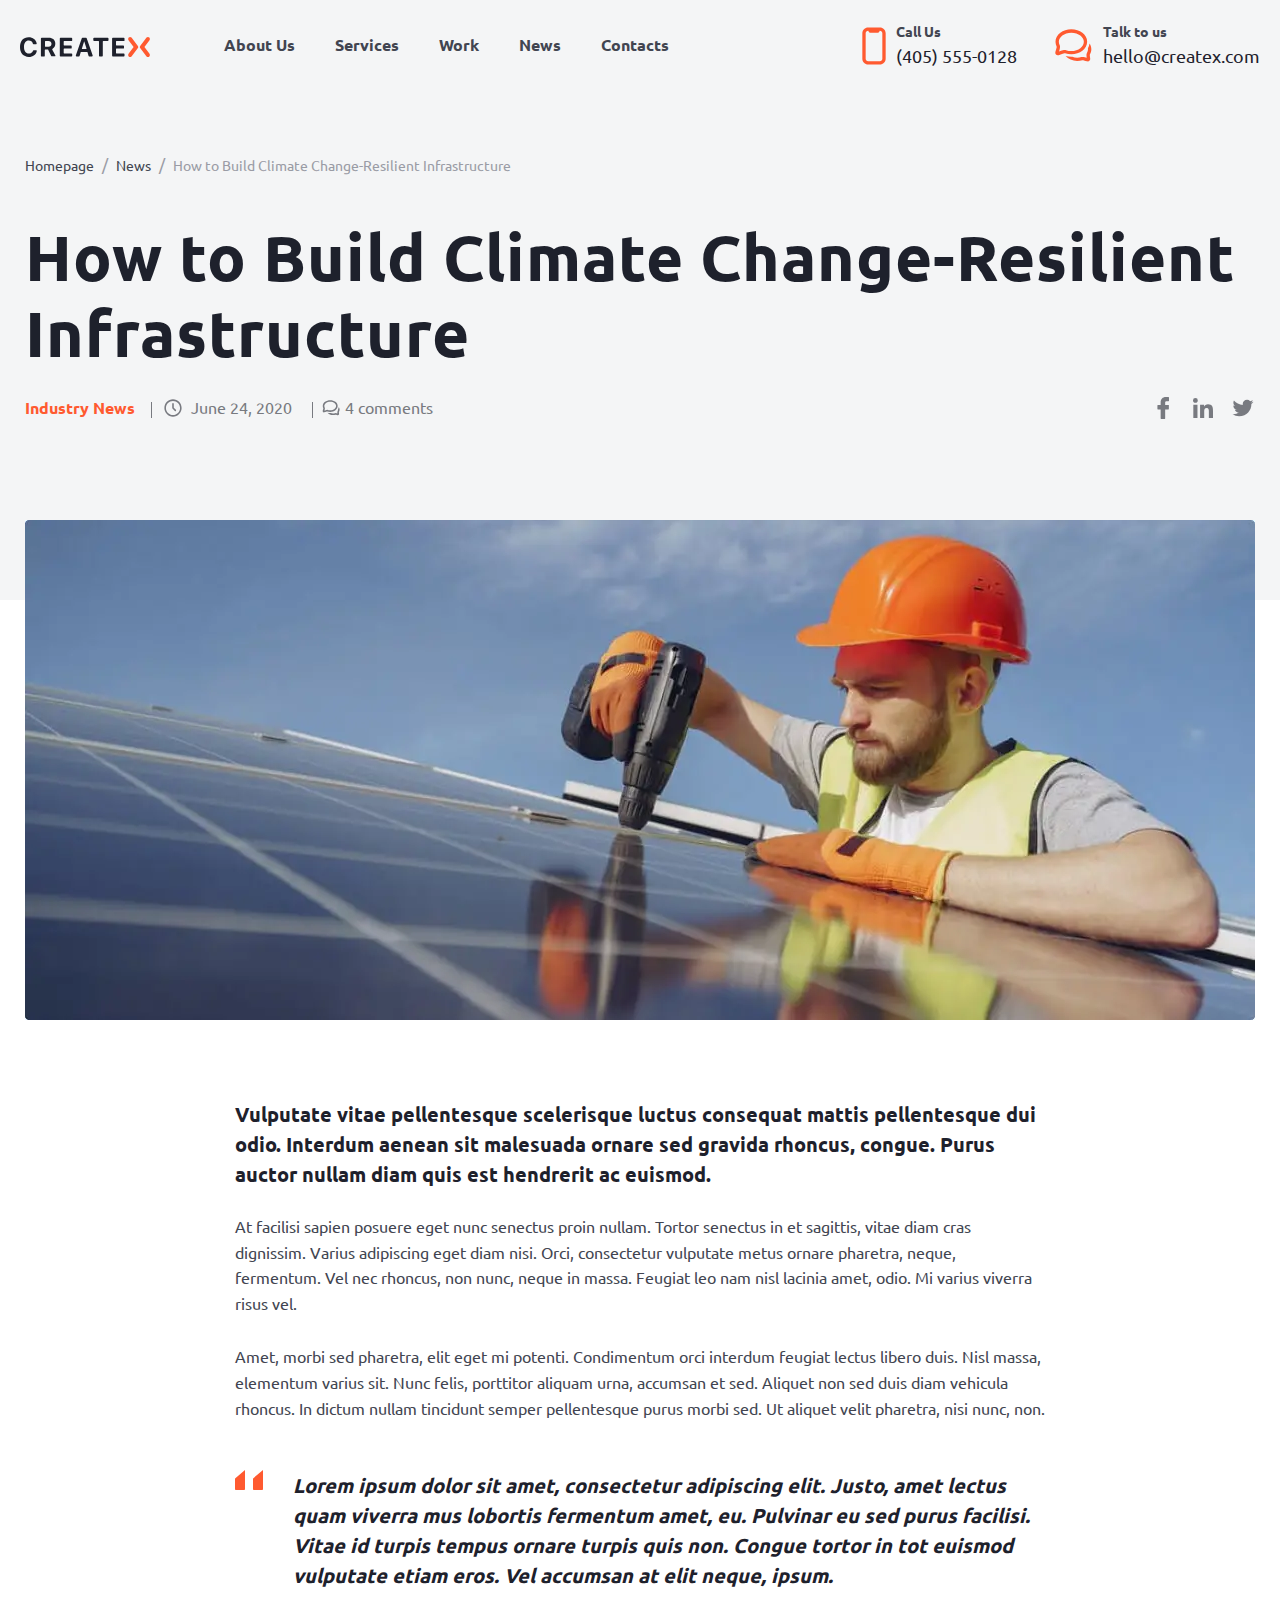
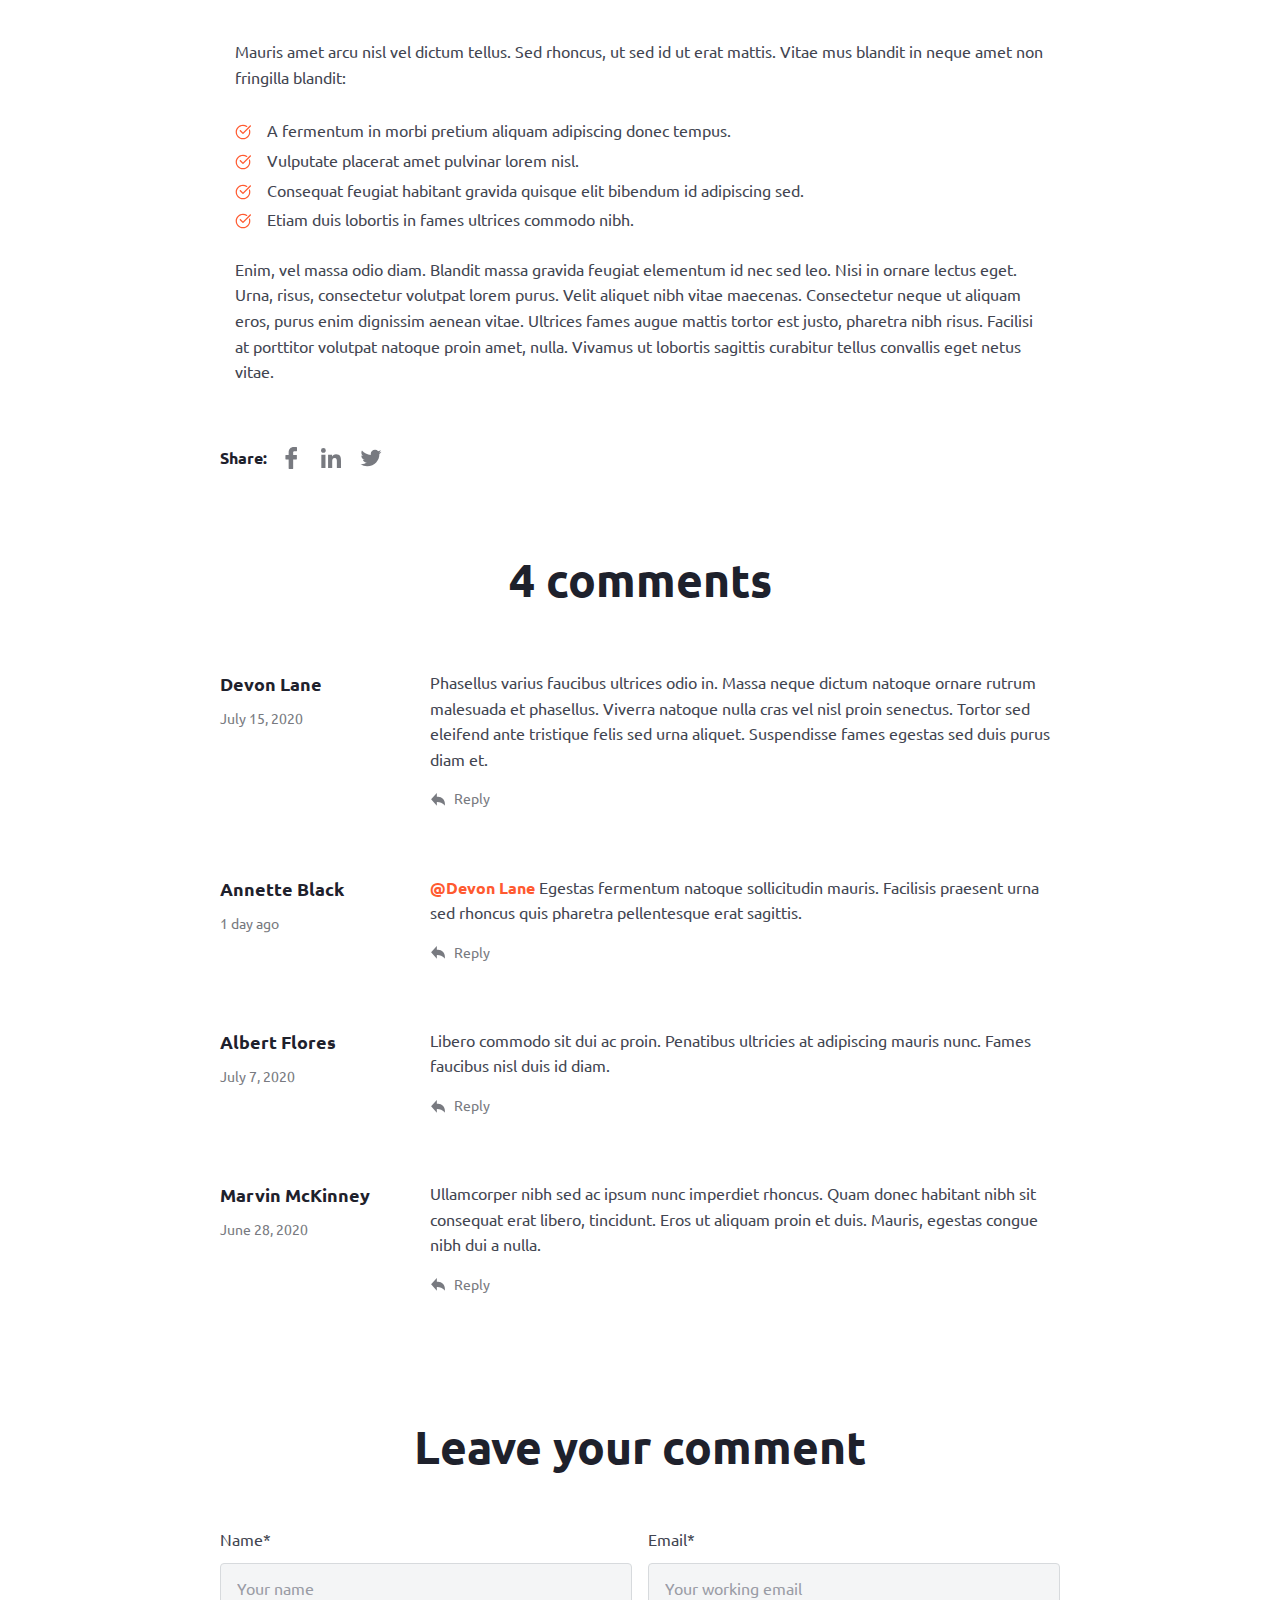
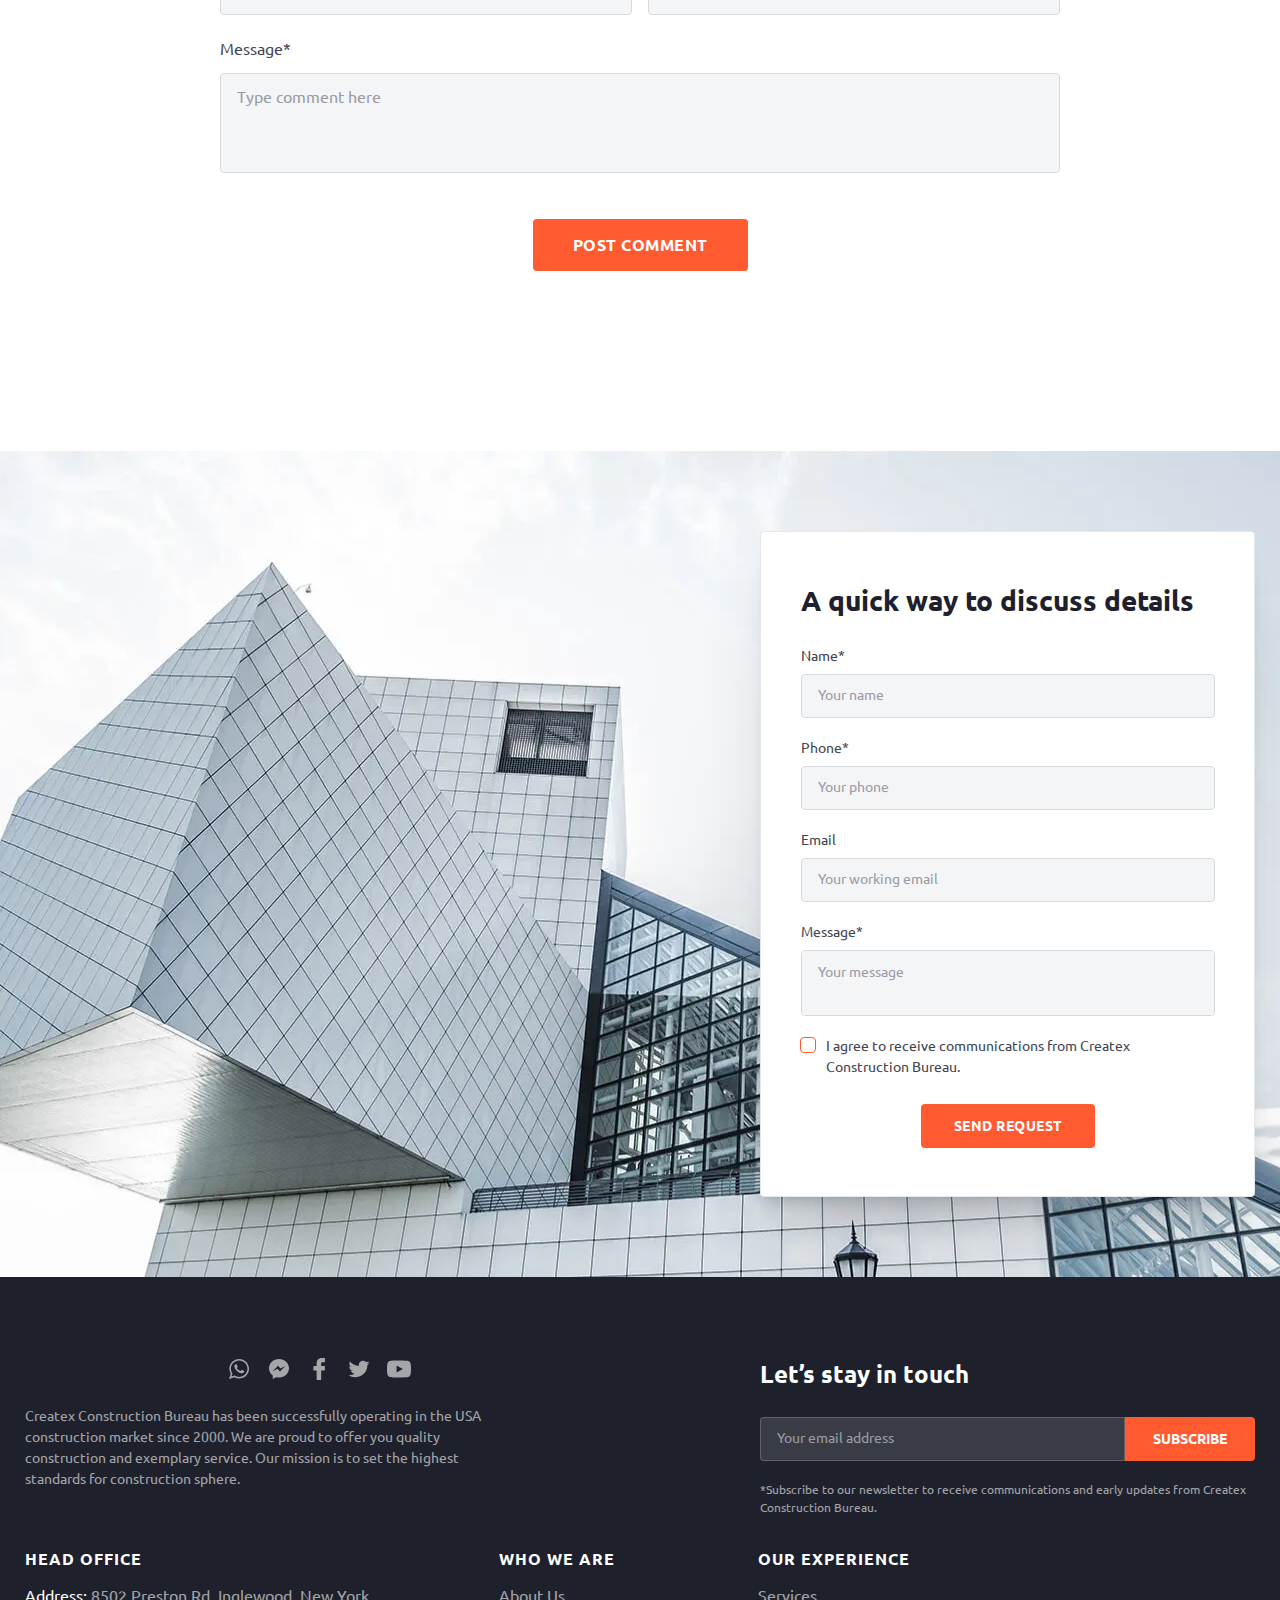
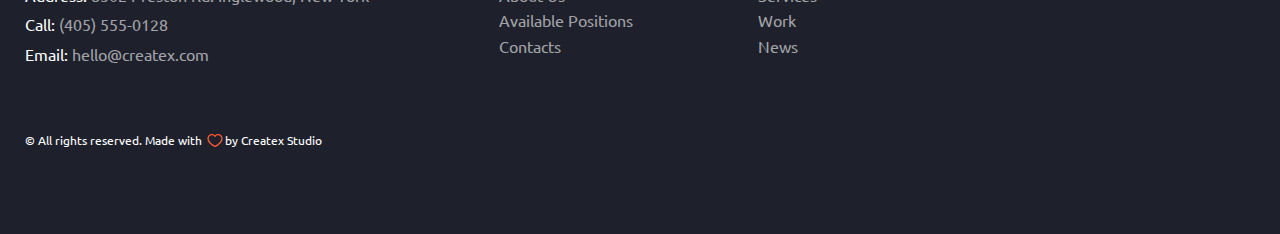
<file: post.html>
<!DOCTYPE html><html lang="en" class="page"><head><meta charset="UTF-8"><meta name="viewport" content="width=device-width,initial-scale=1"><link rel="shortcut icon" href="favicon.ico" type="image/x-icon"><meta http-equiv="X-UA-Compatible" content="ie=edge"><meta name="theme-color" content="#111111"><title>Createx</title><link rel="preload" href="fonts/Ubuntu-Regular.woff2" as="font" type="font/woff2" crossorigin><link rel="preload" href="fonts/Ubuntu-Bold.woff2" as="font" type="font/woff2" crossorigin><link rel="preload" href="fonts/Lato-Black.woff2" as="font" type="font/woff2" crossorigin><link rel="stylesheet" href="css/vendor.css"><link rel="stylesheet" href="css/main.css"><!-- <script src="https://code.jquery.com/jquery-3.7.0.min.js"></script> --><script defer="defer" src="js/main.js"></script></head><body class="page__body"><div class="site-container"><header class="header header--secondary"><div class="container header__container"><a class="logo" href="index.html"><img loading="lazy" src="img/logo/logo.svg" class="logo__img" width="130" height="22" alt=""></a><nav class="nav header__nav"><ul class="list-reset nav__list"><li class="nav__item"><a class="nav__link" href="about.html">About Us</a></li><li class="nav__item"><a class="nav__link" href="services.html">Services</a></li><li class="nav__item"><a class="nav__link" href="work.html">Work</a></li><li class="nav__item"><a class="nav__link" href="news.html">News</a></li><li class="nav__item"><a class="nav__link" href="contacts.html">Contacts</a></li></ul><div class="header-contacts header-contacts--nav"><a class="header-contacts__call" href="tel:4055550128"><span class="header-contacts__caption">Call Us</span> <span class="header-contacts__num">(405) 555-0128</span> </a><a class="header-contacts__mail" href="mailto:hello@createx.com"><span class="header-contacts__caption">Talk to us</span> <span class="header-contacts--mail">hello@createx.com</span></a></div></nav><div class="header-contacts"><a class="header-contacts__call" href="tel:4055550128"><span class="header-contacts__caption">Call Us</span> <span class="header-contacts__num">(405) 555-0128</span> </a><a class="header-contacts__mail" href="mailto:hello@createx.com"><span class="header-contacts__caption">Talk to us</span> <span class="header-contacts--mail">hello@createx.com</span></a></div><div id="hamburger"><div></div><div></div><div></div></div></div></header><main class="main"><section class="page-hero page-hero--post"><div class="container"><ul class="list-reset breadcrumbs page-hero__breadcrumbs"><li class="breadcrumbs-item"><a class="breadcrumbs-link" href="#">Homepage</a></li><li class="breadcrumbs-item"><a class="breadcrumbs-link" href="#">News</a></li><li class="breadcrumbs-item"><a class="breadcrumbs-link">How to Build Climate Change-Resilient Infrastructure</a></li></ul><h1 class="page-hero__title page-hero__title--big">How to Build Climate Change-Resilient Infrastructure</h1><div class="page-hero__bottom"><div class="page-hero__meta article-meta"><a class="article-meta__item" href="#">Industry News</a> <time class="article-meta__item" datetime="2021-06-24 19:00">June 24, 2020 </time><span class="article-meta__item article-meta__item--comments">4 comments</span></div><ul class="list-reset social page-hero__social" title="Our social"><li class="social__item page-hero__social-item"><a href="#" target="_blank" class="social__link page-hero__social-link social__link--fb" aria-label="facebook"><svg><use xlink:href="img/sprite.svg#facebook"></use></svg></a></li><li class="social__item page-hero__social-item"><a href="#" target="_blank" class="social__link page-hero__social-link social__link--ln" aria-label="youtube"><svg><use xlink:href="img/sprite.svg#linked"></use></svg></a></li><li class="social__item page-hero__social-item"><a href="#" target="_blank" class="social__link page-hero__social-link social-link--tw" aria-label="twitter"><svg><use xlink:href="img/sprite.svg#twitter"></use></svg></a></li></ul></div></div></section><article class="post"><div class="container"><picture><source srcset="img/post/post-image.webp" type="image/webp"><img loading="lazy" src="img/post/post-image.jpg" class="post__cover" width="1230" height="500" alt="#"></picture><div class="post__wrapper"><div class="post__content"><h2>Vulputate vitae pellentesque scelerisque luctus consequat mattis pellentesque dui odio. Interdum aenean sit malesuada ornare sed gravida rhoncus, congue. Purus auctor nullam diam quis est hendrerit ac euismod.</h2><p>At facilisi sapien posuere eget nunc senectus proin nullam. Tortor senectus in et sagittis, vitae diam cras dignissim. Varius adipiscing eget diam nisi. Orci, consectetur vulputate metus ornare pharetra, neque, fermentum. Vel nec rhoncus, non nunc, neque in massa. Feugiat leo nam nisl lacinia amet, odio. Mi varius viverra risus vel.</p><p>Amet, morbi sed pharetra, elit eget mi potenti. Condimentum orci interdum feugiat lectus libero duis. Nisl massa, elementum varius sit. Nunc felis, porttitor aliquam urna, accumsan et sed. Aliquet non sed duis diam vehicula rhoncus. In dictum nullam tincidunt semper pellentesque purus morbi sed. Ut aliquet velit pharetra, nisi nunc, non.</p><blockquote>Lorem ipsum dolor sit amet, consectetur adipiscing elit. Justo, amet lectus quam viverra mus lobortis fermentum amet, eu. Pulvinar eu sed purus facilisi. Vitae id turpis tempus ornare turpis quis non. Congue tortor in tot euismod vulputate etiam eros. Vel accumsan at elit neque, ipsum.</blockquote><p>Mauris amet arcu nisl vel dictum tellus. Sed rhoncus, ut sed id ut erat mattis. Vitae mus blandit in neque amet non fringilla blandit:</p><ul><li>A fermentum in morbi pretium aliquam adipiscing donec tempus.</li><li>Vulputate placerat amet pulvinar lorem nisl.</li><li>Consequat feugiat habitant gravida quisque elit bibendum id adipiscing sed.</li><li>Etiam duis lobortis in fames ultrices commodo nibh.</li></ul><p>Enim, vel massa odio diam. Blandit massa gravida feugiat elementum id nec sed leo. Nisi in ornare lectus eget. Urna, risus, consectetur volutpat lorem purus. Velit aliquet nibh vitae maecenas. Consectetur neque ut aliquam eros, purus enim dignissim aenean vitae. Ultrices fames augue mattis tortor est justo, pharetra nibh risus. Facilisi at porttitor volutpat natoque proin amet, nulla. Vivamus ut lobortis sagittis curabitur tellus convallis eget netus vitae.</p></div><div class="post__share"><span>Share:</span><ul class="list-reset social post__social" title="Our social"><li class="social__item post__social-item"><a href="#" target="_blank" class="social__link post__social-link social__link--fb" aria-label="facebook"><svg><use xlink:href="img/sprite.svg#facebook"></use></svg></a></li><li class="social__item post__social-item"><a href="#" target="_blank" class="social__link post__social-link social__link--ln" aria-label="youtube"><svg><use xlink:href="img/sprite.svg#linked"></use></svg></a></li><li class="social__item post__social-item"><a href="#" target="_blank" class="social__link post__social-link social-link--tw" aria-label="twitter"><svg><use xlink:href="img/sprite.svg#twitter"></use></svg></a></li></ul></div><div class="comments"><h3 class="comments__title section-title section-title--center">4 comments</h3><ul class="list-reset comments__list"><li class="comments__item"><article class="comment"><div class="comment__left"><span class="comment__author">Devon Lane</span> <time class="comment__time" datetime="2020-06-24 19:00">July 15, 2020</time></div><div class="comment__right"><div class="comment__body"><p>Phasellus varius faucibus ultrices odio in. Massa neque dictum natoque ornare rutrum malesuada et phasellus. Viverra natoque nulla cras vel nisl proin senectus. Tortor sed eleifend ante tristique felis sed urna aliquet. Suspendisse fames egestas sed duis purus diam et.</p></div><button class="btn-reset comment__reply"><svg><use xlink:href="img/sprite.svg#reply"></use></svg> <span>Reply</span></button></div></article></li><li class="comments__item"><article class="comment"><div class="comment__left"><span class="comment__author">Annette Black</span> <time class="comment__time" datetime="2020-06-24 19:00">1 day ago</time></div><div class="comment__right"><div class="comment__body"><p><a href="#">@Devon Lane</a> Egestas fermentum natoque sollicitudin mauris. Facilisis praesent urna sed rhoncus quis pharetra pellentesque erat sagittis.</p></div><button class="btn-reset comment__reply"><svg><use xlink:href="img/sprite.svg#reply"></use></svg> <span>Reply</span></button></div></article></li><li class="comments__item"><article class="comment"><div class="comment__left"><span class="comment__author">Albert Flores</span> <time class="comment__time" datetime="2020-06-24 19:00">July 7, 2020</time></div><div class="comment__right"><div class="comment__body"><p>Libero commodo sit dui ac proin. Penatibus ultricies at adipiscing mauris nunc. Fames faucibus nisl duis id diam.</p></div><button class="btn-reset comment__reply"><svg><use xlink:href="img/sprite.svg#reply"></use></svg> <span>Reply</span></button></div></article></li><li class="comments__item"><article class="comment"><div class="comment__left"><span class="comment__author">Marvin McKinney</span> <time class="comment__time" datetime="2020-06-24 19:00">June 28, 2020</time></div><div class="comment__right"><div class="comment__body"><p>Ullamcorper nibh sed ac ipsum nunc imperdiet rhoncus. Quam donec habitant nibh sit consequat erat libero, tincidunt. Eros ut aliquam proin et duis. Mauris, egestas congue nibh dui a nulla.</p></div><button class="btn-reset comment__reply"><svg><use xlink:href="img/sprite.svg#reply"></use></svg> <span>Reply</span></button></div></article></li></ul></div><form id="post-form" class="post-form"><h3 class="post-form__title section-title section-title--center">Leave your comment</h3><div class="post-form__content"><label class="post-form__field form-field"><span class="form-field__caption">Name*</span> <input id="post-form-name" type="text" name="name" class="form-field__input post-form__input" placeholder="Your name"></label> <label class="post-form__field form-field"><span class="form-field__caption">Email*</span> <input id="post-form-email" type="email" name="email" class="form-field__input post-form__input" placeholder="Your working email"></label> <label class="post-form__field form-field post-form__field--big"><span class="form-field__caption">Message*</span> <textarea id="post-form-text" name="text" class="form-field__input form-field__input--big post-form__input--big" placeholder="Type comment here"></textarea></label><div class="centered"><button class="btn-reset btn post-form__btn form-field__btn btn-fill" type="submit">Post comment</button></div></div></form></div></div></article><section class="contacts-section"><div class="container contacts-section__container"><form id="form1" action="#" class="contacts-section__form section-form"><h4 class="section-form__title">A quick way to discuss details</h4><div class="section-form__content"><label class="section-form__field form-field"><span class="form-field__caption">Name*</span> <input id="name1" type="text" name="name" class="form-field__input section-form__input" placeholder="Your name"></label> <label class="section-form__field form-field"><span class="form-field__caption">Phone*</span> <input id="phone1" type="tel" name="phone" class="form-field__input section-form__input" placeholder="Your phone"></label> <label class="section-form__field form-field"><span class="form-field__caption">Email</span> <input id="email1" type="email" name="email" class="form-field__input section-form__input" placeholder="Your working email"></label> <label class="section-form__field form-field"><span class="form-field__caption">Message*</span> <textarea id="message1" name="text" class="form-field__input form-field__input--big section-form__input--big" placeholder="Your message"></textarea></label><div class="section-form__check"><label class="custom-checkbox section-form__checkbox"><input id="checkbox1" type="checkbox" class="custom-checkbox__field"> <span class="custom-checkbox__content">I agree to receive communications from Createx Construction Bureau.</span></label></div><div class="section-form__btn-wrapper"><button class="btn-reset btn section-form__btn form-field__btn btn-fill" type="submit">send request</button></div></div></form></div></section></main><footer class="footer"><a class="to-top" href="#" uk-totop uk-scroll><span class="to-top__text">GO TO TOP</span> <span class="to-top__icon"></span></a><div class="container footer__container"><div class="footer-left"><div class="footer-top"><a class="logo footer-logo" href="index.html"><img loading="lazy" src="img/logo/f-logo.svg" class="f-logo__img" width="142" height="24" alt="logo"></a><ul class="list-reset social" title="Our social"><li class="social__item"><a href="#" target="_blank" class="social__link social__link--wt" aria-label="what's up"><svg><use xlink:href="img/sprite.svg#whatsapp"></use></svg></a></li><li class="social__item"><a href="#" target="_blank" class="social__link social__link--ms" aria-label="messenger"><svg><use xlink:href="img/sprite.svg#messanger"></use></svg></a></li><li class="social__item"><a href="#" target="_blank" class="social__link social__link--fb" aria-label="facebook"><svg><use xlink:href="img/sprite.svg#facebook"></use></svg></a></li><li class="social__item"><a href="#" target="_blank" class="social__link social__link--tw" aria-label="twitter"><svg><use xlink:href="img/sprite.svg#twitter"></use></svg></a></li><li class="social__item"><a href="#" target="_blank" class="social__link social__link--yt" aria-label="youtube"><svg><use xlink:href="img/sprite.svg#youtube"></use></svg></a></li></ul></div><p class="footer-descr">Createx Construction Bureau has been successfully operating in the USA construction market since 2000. We are proud to offer you quality construction and exemplary service. Our mission is to set the highest standards for construction sphere.</p></div><form id="form3" action="#" class="footer-form"><h4 class="footer-form__title">Let’s stay in touch</h4><div class="footer-form__items"><label class="section-form__field form-field footer-form__field"><input id="email3" type="email" name="Имя" class="input-reset form-field__input footer-form__input" placeholder="Your email address"></label><div class="footer-form__button"><button class="btn-reset btn footer-form__btn btn-fill" type="submit">subscribe</button></div></div><p class="footer-form__descr">*Subscribe to our newsletter to receive communications and early updates from Createx Construction Bureau.</p></form><address class="footer-address"><h5 class="footer-address__title">HEAD OFFICE</h5><span class="footer-address__item"><span class="footer-address__name">Address:</span> 8502 Preston Rd. Inglewood, New York </span><span class="footer-address__item"><span class="footer-address__name">Call:</span> <a class="footer-address__phone" href="tel:4055550128">(405) 555-0128</a> </span><span class="footer-address__item"><span class="footer-address__name">Email:</span> <a class="footer-address__email" href="mailto:hello@createx.com">hello@createx.com</a></span></address><nav class="footer-nav" title="footer-nav__secondary"><div class="footer-nav__col"><h4 class="footer-nav__title">Who we are</h4><ul class="list-reset footer-nav__list"><li class="footer-nav__item"><a href="#" class="footer-nav__link">About Us</a></li><li class="footer-nav__item"><a href="#" class="footer-nav__link">Available Positions</a></li><li class="footer-nav__item"><a href="#" class="footer-nav__link">Contacts</a></li></ul></div><div class="footer-nav__col"><h4 class="footer-nav__title">OUR EXPERIENCE</h4><ul class="list-reset footer-nav__list"><li class="footer-nav__item"><a href="#" class="footer-nav__link">Services</a></li><li class="footer-nav__item"><a href="#" class="footer-nav__link">Work</a></li><li class="footer-nav__item"><a href="#" class="footer-nav__link">News</a></li></ul></div></nav><div class="footer-copyright">© All rights reserved. Made with <span>by Createx Studio</span></div></div></footer><div class="overlay"></div></div></body></html>
</file>
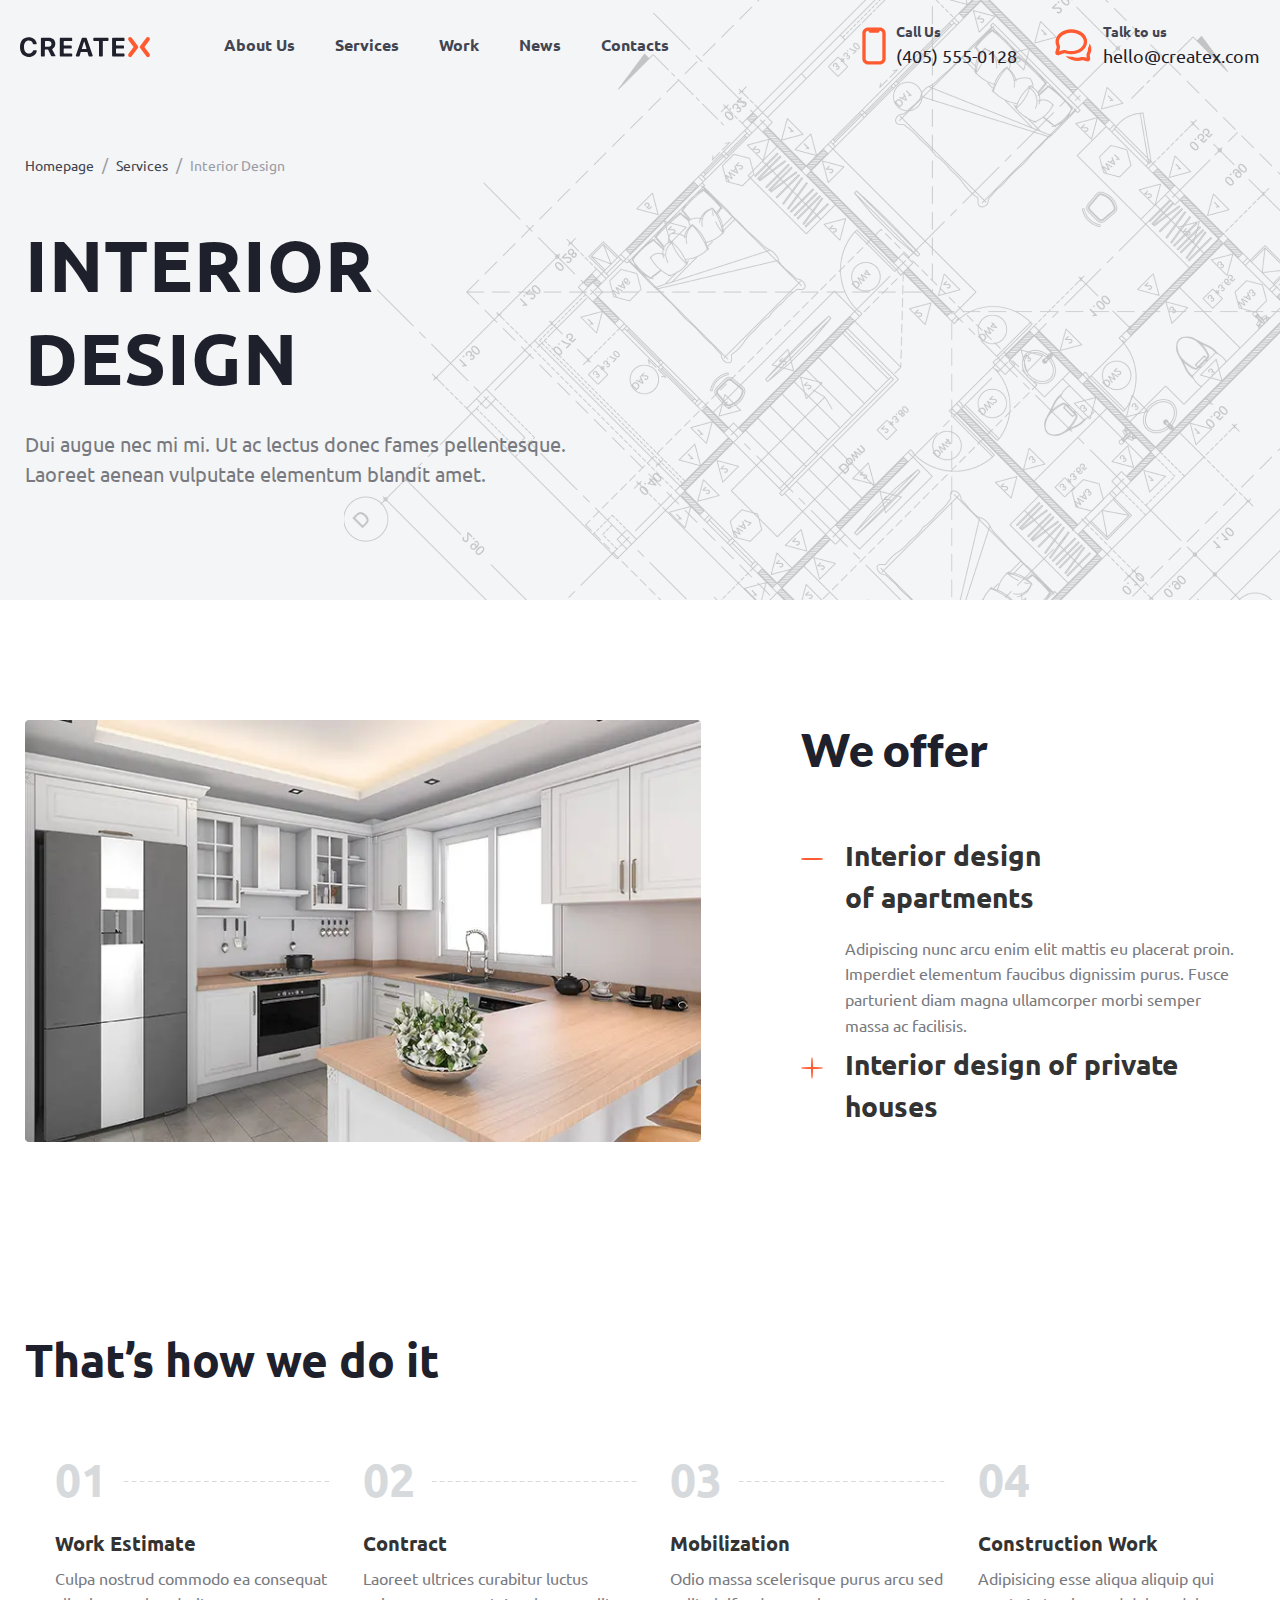
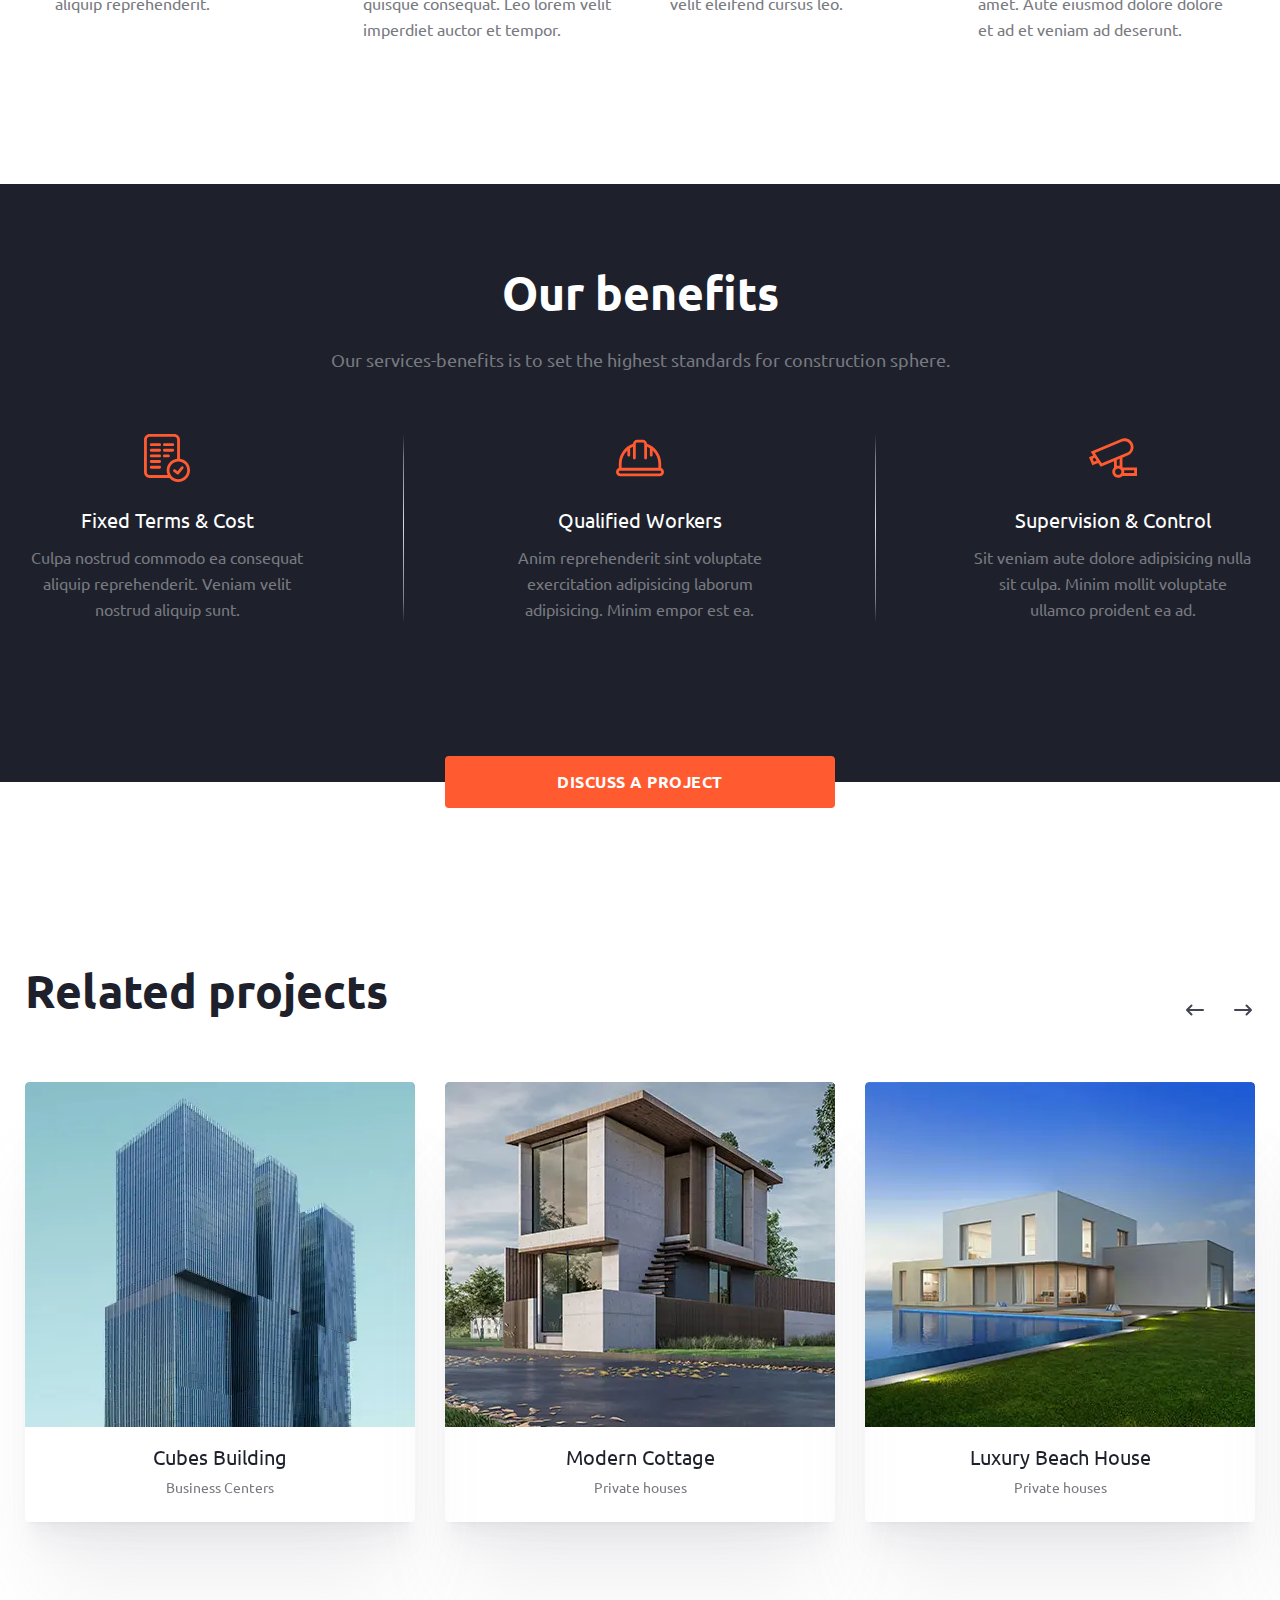
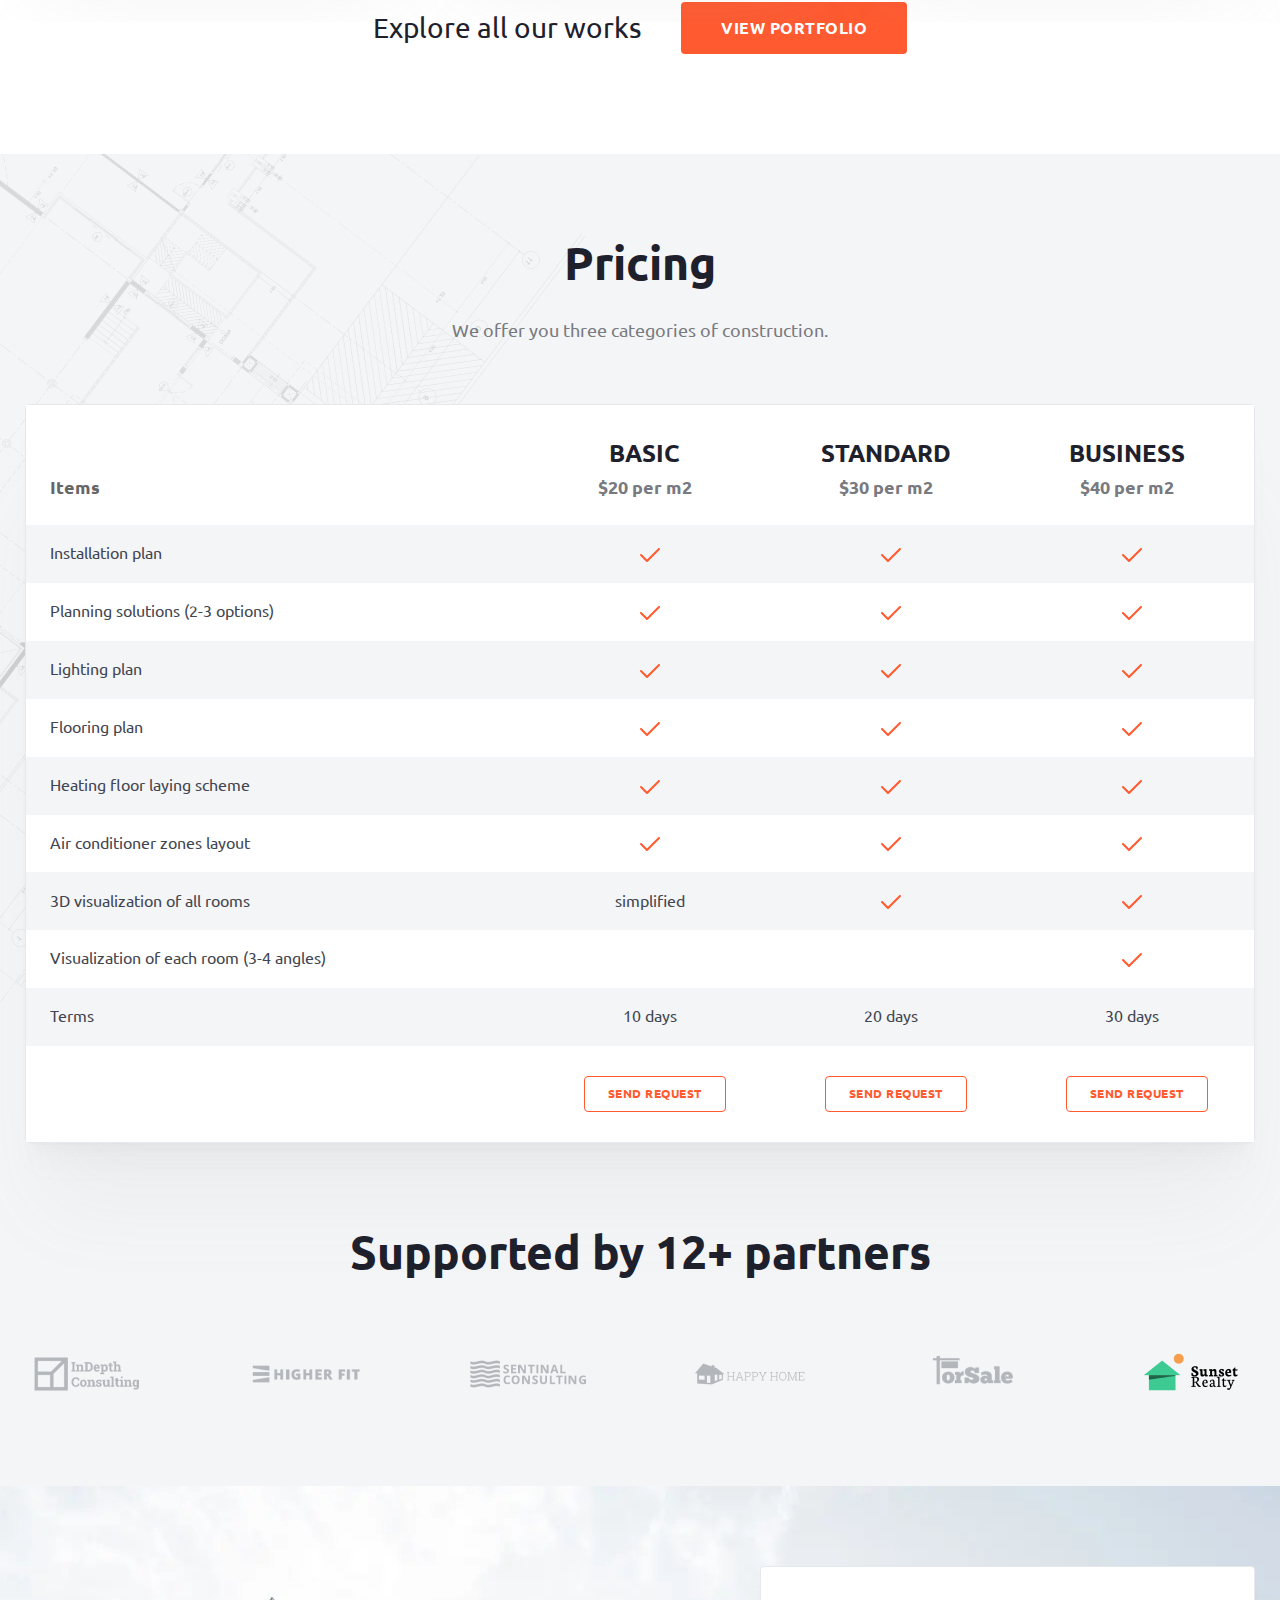
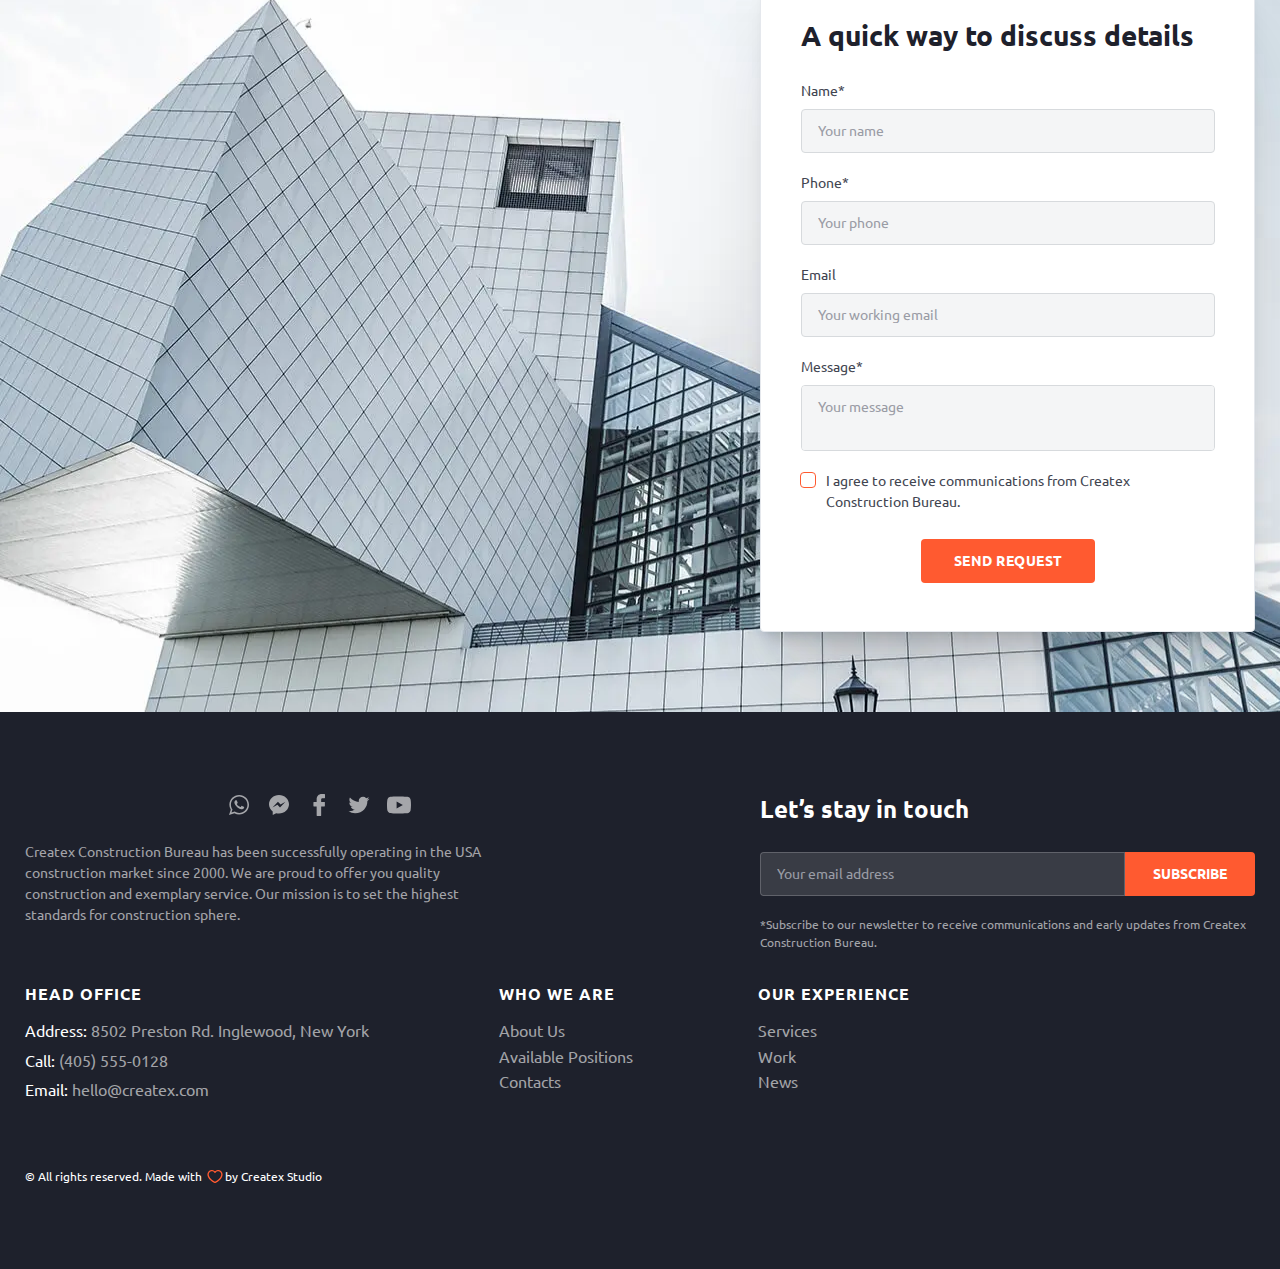
<file: services-1.html>
<!DOCTYPE html><html lang="en" class="page"><head><meta charset="UTF-8"><meta name="viewport" content="width=device-width,initial-scale=1"><link rel="shortcut icon" href="favicon.ico" type="image/x-icon"><meta http-equiv="X-UA-Compatible" content="ie=edge"><meta name="theme-color" content="#111111"><title>Createx</title><link rel="preload" href="fonts/Ubuntu-Regular.woff2" as="font" type="font/woff2" crossorigin><link rel="preload" href="fonts/Ubuntu-Bold.woff2" as="font" type="font/woff2" crossorigin><link rel="preload" href="fonts/Lato-Black.woff2" as="font" type="font/woff2" crossorigin><link rel="stylesheet" href="css/vendor.css"><link rel="stylesheet" href="css/main.css"><!-- <script src="https://code.jquery.com/jquery-3.7.0.min.js"></script> --><script defer="defer" src="js/main.js"></script></head><body class="page__body"><div class="site-container"><header class="header header--secondary"><div class="container header__container"><a class="logo" href="index.html"><img loading="lazy" src="img/logo/logo.svg" class="logo__img" width="130" height="22" alt=""></a><nav class="nav header__nav"><ul class="list-reset nav__list"><li class="nav__item"><a class="nav__link" href="about.html">About Us</a></li><li class="nav__item"><a class="nav__link" href="services.html">Services</a></li><li class="nav__item"><a class="nav__link" href="work.html">Work</a></li><li class="nav__item"><a class="nav__link" href="news.html">News</a></li><li class="nav__item"><a class="nav__link" href="contacts.html">Contacts</a></li></ul><div class="header-contacts header-contacts--nav"><a class="header-contacts__call" href="tel:4055550128"><span class="header-contacts__caption">Call Us</span> <span class="header-contacts__num">(405) 555-0128</span> </a><a class="header-contacts__mail" href="mailto:hello@createx.com"><span class="header-contacts__caption">Talk to us</span> <span class="header-contacts--mail">hello@createx.com</span></a></div></nav><div class="header-contacts"><a class="header-contacts__call" href="tel:4055550128"><span class="header-contacts__caption">Call Us</span> <span class="header-contacts__num">(405) 555-0128</span> </a><a class="header-contacts__mail" href="mailto:hello@createx.com"><span class="header-contacts__caption">Talk to us</span> <span class="header-contacts--mail">hello@createx.com</span></a></div><div id="hamburger"><div></div><div></div><div></div></div></div></header><main class="main"><section class="page-hero page-hero--services-inner"><div class="container"><ul class="list-reset breadcrumbs page-hero__breadcrumbs"><li class="breadcrumbs-item"><a class="breadcrumbs-link" href="#">Homepage</a></li><li class="breadcrumbs-item"><a class="breadcrumbs-link" href="#">Services</a></li><li class="breadcrumbs-item"><a class="breadcrumbs-link">Interior Design</a></li></ul><h1 class="page-hero__title">INTERIOR DESIGN</h1><p class="page-hero__descr">Dui augue nec mi mi. Ut ac lectus donec fames pellentesque. Laoreet aenean vulputate elementum blandit amet.</p></div></section><section class="offer"><div class="container offer-container"><div class="offer__image"><picture><source srcset="img/offer/offer.webp" type="image/webp"><img loading="lazy" src="img/offer/offer.jpg" class="offer__img" width="705" height="440" alt="#"></picture></div><div class="offer__content"><h3 class="offer__title section-title">We offer</h3><div class="container acc-container"><ul class="acc"><li><button class="btn-reset acc__btn"><h4 class="acc__btn-title">Interior design of apartments</h4></button><div class="acc_panel"><p>Adipiscing nunc arcu enim elit mattis eu placerat proin. Imperdiet elementum faucibus dignissim purus. Fusce parturient diam magna ullamcorper morbi semper massa ac facilisis.</p></div></li><li><button class="btn-reset acc__btn"><h4 class="acc__btn-title">Interior design of private houses</h4></button><div class="acc_panel"><p>Adipiscing nunc arcu enim elit mattis eu placerat proin. Imperdiet elementum faucibus dignissim purus. Fusce parturient diam magna ullamcorper morbi semper massa ac facilisis.</p></div></li></ul></div></div></div></section><section class="how-we-do"><div class="container how-we-do__container"><h3 class="how-we-do__title section-title">That’s how we do it</h3><ol class="how-we-do__list"><li class="how-we-do__item"><h5 class="how-we-do__subtitle">Work Estimate</h5><p class="how-we-do__descr">Culpa nostrud commodo ea consequat aliquip reprehenderit.</p></li><li class="how-we-do__item"><h5 class="how-we-do__subtitle">Contract</h5><p class="how-we-do__descr">Laoreet ultrices curabitur luctus quisque consequat. Leo lorem velit imperdiet auctor et tempor.</p></li><li class="how-we-do__item"><h5 class="how-we-do__subtitle">Mobilization</h5><p class="how-we-do__descr">Odio massa scelerisque purus arcu sed velit eleifend cursus leo.</p></li><li class="how-we-do__item"><h5 class="how-we-do__subtitle">Construction Work</h5><p class="how-we-do__descr">Adipisicing esse aliqua aliquip qui amet. Aute eiusmod dolore dolore et ad et veniam ad deserunt.</p></li></ol></div></section><section class="services-benefits"><div class="container"><h3 class="services-benefits__title section-title section-title--center">Our benefits</h3><p class="services-benefits__descr descr--center">Our services-benefits is to set the highest standards for construction sphere.</p><ul class="list-reset services-benefits__list"><li class="services-benefits__item services-benefits__item--cost"><h4 class="services-benefits__subtitle">Fixed Terms & Cost</h4><p class="services-benefits__text">Culpa nostrud commodo ea consequat aliquip reprehenderit. Veniam velit nostrud aliquip sunt.</p></li><li class="services-benefits__item services-benefits__item--workers"><h4 class="services-benefits__subtitle">Qualified Workers</h4><p class="services-benefits__text">Anim reprehenderit sint voluptate exercitation adipisicing laborum adipisicing. Minim empor est ea.</p></li><li class="services-benefits__item services-benefits__item--control"><h4 class="services-benefits__subtitle">Supervision & Control</h4><p class="services-benefits__text">Sit veniam aute dolore adipisicing nulla sit culpa. Minim mollit voluptate ullamco proident ea ad.</p></li></ul><div class="services-benefits__discuss"><a class="services-benefits__link btn" href="#">Discuss a project</a></div></div></section><section class="related-projects"><div class="container"><div class="related-projects__top"><h3 class="related-projects__title section-title">Related projects</h3><div class="slider-nav related-projects__slider-nav"><button class="btn-reset slider-nav__btn related-projects__prev slider-btn"><svg class="slider-btn__icon"><use xlink:href="img/sprite.svg#prev"></use></svg></button> <button class="btn-reset slider-nav__btn related-projects__next slider-btn"><svg class="slider-btn__icon"><use xlink:href="img/sprite.svg#next"></use></svg></button></div></div><div class="swiper related-projects__slider"><div class="swiper-wrapper"><div class="swiper-slide related-projects__slide"><a class="project-item" href="#!"><div class="project-item__img-wrapper"><picture><source srcset="img/portfolio/portfolio-9.webp" type="image/webp"><img loading="lazy" src="img/portfolio/portfolio-9.jpg" class="project-item__img" width="390" height="345" alt="#"></picture></div><div class="project-item__content"><h5 class="project-item__title">Cubes Building</h5><span class="project-item__descr">Business Centers</span><div class="btn-reset project-item__btn">View Project</div></div></a></div><div class="swiper-slide related-projects__slide"><a class="project-item" href="#!"><div class="project-item__img-wrapper"><picture><source srcset="img/portfolio/portfolio-1.webp" type="image/webp"><img loading="lazy" src="img/portfolio/portfolio-1.jpg" class="project-item__img" width="390" height="345" alt="#"></picture></div><div class="project-item__content"><h5 class="project-item__title">Modern Cottage</h5><span class="project-item__descr">Private houses</span><div class="btn-reset project-item__btn">View Project</div></div></a></div><div class="swiper-slide related-projects__slide"><a class="project-item" href="#!"><div class="project-item__img-wrapper"><picture><source srcset="img/portfolio/portfolio-2.webp" type="image/webp"><img loading="lazy" src="img/portfolio/portfolio-2.jpg" class="project-item__img" width="390" height="345" alt="#"></picture></div><div class="project-item__content"><h5 class="project-item__title">Luxury Beach House</h5><span class="project-item__descr">Private houses</span><div class="btn-reset project-item__btn">View Project</div></div></a></div><div class="swiper-slide related-projects__slide"><a class="project-item" href="#!"><div class="project-item__img-wrapper"><picture><source srcset="img/portfolio/portfolio-3.webp" type="image/webp"><img loading="lazy" src="img/portfolio/portfolio-3.jpg" class="project-item__img" width="390" height="345" alt="#"></picture></div><div class="project-item__content"><h5 class="project-item__title">Modern Double Bedroom</h5><span class="project-item__descr">Apartments & flats</span><div class="btn-reset project-item__btn">View Project</div></div></a></div><div class="swiper-slide related-projects__slide"><a class="project-item" href="#!"><div class="project-item__img-wrapper"><picture><source srcset="img/portfolio/portfolio-4.webp" type="image/webp"><img loading="lazy" src="img/portfolio/portfolio-4.jpg" class="project-item__img" width="390" height="345" alt="#"></picture></div><div class="project-item__content"><h5 class="project-item__title">Kids Bedroom With Decorations</h5><span class="project-item__descr">Apartments & flats</span><div class="btn-reset project-item__btn">View Project</div></div></a></div><div class="swiper-slide related-projects__slide"><a class="project-item" href="#!"><div class="project-item__img-wrapper"><picture><source srcset="img/portfolio/portfolio-8.webp" type="image/webp"><img loading="lazy" src="img/portfolio/portfolio-8.jpg" class="project-item__img" width="390" height="345" alt="#"></picture></div><div class="project-item__content"><h5 class="project-item__title">The Pencil Building</h5><span class="project-item__descr">Stores &amp; Malls</span><div class="btn-reset project-item__btn">View Project</div></div></a></div><div class="swiper-slide related-projects__slide"><a class="project-item" href="#!"><div class="project-item__img-wrapper"><picture><source srcset="img/portfolio/portfolio-7.webp" type="image/webp"><img loading="lazy" src="img/portfolio/portfolio-7.jpg" class="project-item__img" width="390" height="345" alt="#"></picture></div><div class="project-item__content"><h5 class="project-item__title">Red Finger Building</h5><span class="project-item__descr">Business Centers</span><div class="btn-reset project-item__btn">View Project</div></div></a></div><div class="swiper-slide related-projects__slide"><a class="project-item" href="#!"><div class="project-item__img-wrapper"><picture><source srcset="img/portfolio/portfolio-5.webp" type="image/webp"><img loading="lazy" src="img/portfolio/portfolio-5.jpg" class="project-item__img" width="390" height="345" alt="#"></picture></div><div class="project-item__content"><h5 class="project-item__title">Scandinavian Style Interior</h5><span class="project-item__descr">Private houses</span><div class="btn-reset project-item__btn">View Project</div></div></a></div><div class="swiper-slide related-projects__slide"><a class="project-item" href="#!"><div class="project-item__img-wrapper"><picture><source srcset="img/portfolio/portfolio-6.webp" type="image/webp"><img loading="lazy" src="img/portfolio/portfolio-6.jpg" class="project-item__img" width="390" height="345" alt="#"></picture></div><div class="project-item__content"><h5 class="project-item__title">Brown and Gray Painted House</h5><span class="project-item__descr">Private houses</span><div class="btn-reset project-item__btn">View Project</div></div></a></div></div></div><div class="services-section__learn project-portfolio"><h4 class="services-section__subtitle">Explore all our works</h4><a class="btn-reset btn services-section__btn btn-fill" href="work.html">View portfolio</a></div></div></section><section class="pricing"><img class="pricing__decorate" src="img/pricing/pricing-bg.png" aria-hidden="true" alt="#"><div class="container"><h3 class="pricing__title section-title section-title--center">Pricing</h3><p class="pricing__descr descr--center">We offer you three categories of construction.</p><div class="table-wrapper"><table class="pricing__table table"><caption class="visually-hidden">Tariffs table</caption><thead class="table__header"><tr class="table__row"><th class="table__th">Items</th><th class="table__th"><div class="table__heading">BASIC</div><div class="table__per">$20 per m2</div></th><th class="table__th"><div class="table__heading">STANDARD</div><div class="table__per">$30 per m2</div></th><th class="table__th"><div class="table__heading">BUSINESS</div><div class="table__per">$40 per m2</div></th></tr></thead><tbody class="table__body"><tr class="table__row"><td class="table__col">Installation plan</td><td class="table__col"><span class="table__check">Available</span></td><td class="table__col"><span class="table__check">Available</span></td><td class="table__col"><span class="table__check">Available</span></td></tr><tr class="table__row"><td class="table__col">Planning solutions (2-3 options)</td><td class="table__col"><span class="table__check">Available</span></td><td class="table__col"><span class="table__check">Available</span></td><td class="table__col"><span class="table__check">Available</span></td></tr><tr class="table__row"><td class="table__col">Lighting plan</td><td class="table__col"><span class="table__check">Available</span></td><td class="table__col"><span class="table__check">Available</span></td><td class="table__col"><span class="table__check">Available</span></td></tr><tr class="table__row"><td class="table__col">Flooring plan</td><td class="table__col"><span class="table__check">Available</span></td><td class="table__col"><span class="table__check">Available</span></td><td class="table__col"><span class="table__check">Available</span></td></tr><tr class="table__row"><td class="table__col">Heating floor laying scheme</td><td class="table__col"><span class="table__check">Available</span></td><td class="table__col"><span class="table__check">Available</span></td><td class="table__col"><span class="table__check">Available</span></td></tr><tr class="table__row"><td class="table__col">Air conditioner zones layout</td><td class="table__col"><span class="table__check">Available</span></td><td class="table__col"><span class="table__check">Available</span></td><td class="table__col"><span class="table__check">Available</span></td></tr><tr class="table__row"><td class="table__col">3D visualization of all rooms</td><td class="table__col"><span class="table__text">simplified</span></td><td class="table__col"><span class="table__check">Available</span></td><td class="table__col"><span class="table__check">Available</span></td></tr><tr class="table__row"><td class="table__col">Visualization of each room (3-4 angles)</td><td class="table__col"></td><td class="table__col"></td><td class="table__col"><span class="table__check">Available</span></td></tr><tr class="table__row"><td class="table__col">Terms</td><td class="table__col"><span class="table__text">10 days</span></td><td class="table__col"><span class="table__text">20 days</span></td><td class="table__col"><span class="table__text">30 days</span></td></tr><tr class="table__row"><td class="table__col"></td><td class="table__col"><button class="btn-reset table__btn btn btn-stroke--col">send request</button></td><td class="table__col"><button class="btn-reset table__btn btn btn-stroke--col">send request</button></td><td class="table__col"><button class="btn-reset table__btn btn btn-stroke--col">send request</button></td></tr></tbody></table></div></div></section><section class="partners"><div class="container"><h3 class="partners__title section-title section-title--center">Supported by 12+ partners</h3><ul class="list-reset partners__list"><li class="partners__item"><a class="partners__link" href="#!"><img src="img/partners/partners-1.png" class="partners__logo" alt="logo"></a></li><li class="partners__item"><a class="partners__link" href="#!"><img src="img/partners/partners-2.png" class="partners__logo" alt="logo"></a></li><li class="partners__item"><a class="partners__link" href="#!"><img src="img/partners/partners-3.png" class="partners__logo" alt="logo"></a></li><li class="partners__item"><a class="partners__link" href="#!"><img src="img/partners/partners-4.png" class="partners__logo" alt="logo"></a></li><li class="partners__item"><a class="partners__link" href="#!"><img src="img/partners/partners-5.png" class="partners__logo" alt="logo"></a></li><li class="partners__item"><a class="partners__link" href="#!"><img src="img/partners/partners-6.png" class="partners__logo" alt="logo"></a></li></ul></div></section><section class="contacts-section"><div class="container contacts-section__container"><form id="form1" action="#" class="contacts-section__form section-form"><h4 class="section-form__title">A quick way to discuss details</h4><div class="section-form__content"><label class="section-form__field form-field"><span class="form-field__caption">Name*</span> <input id="name1" type="text" name="name" class="form-field__input section-form__input" placeholder="Your name"></label> <label class="section-form__field form-field"><span class="form-field__caption">Phone*</span> <input id="phone1" type="tel" name="phone" class="form-field__input section-form__input" placeholder="Your phone"></label> <label class="section-form__field form-field"><span class="form-field__caption">Email</span> <input id="email1" type="email" name="email" class="form-field__input section-form__input" placeholder="Your working email"></label> <label class="section-form__field form-field"><span class="form-field__caption">Message*</span> <textarea id="message1" name="text" class="form-field__input form-field__input--big section-form__input--big" placeholder="Your message"></textarea></label><div class="section-form__check"><label class="custom-checkbox section-form__checkbox"><input id="checkbox1" type="checkbox" class="custom-checkbox__field"> <span class="custom-checkbox__content">I agree to receive communications from Createx Construction Bureau.</span></label></div><div class="section-form__btn-wrapper"><button class="btn-reset btn section-form__btn form-field__btn btn-fill" type="submit">send request</button></div></div></form></div></section></main><footer class="footer"><a class="to-top" href="#" uk-totop uk-scroll><span class="to-top__text">GO TO TOP</span> <span class="to-top__icon"></span></a><div class="container footer__container"><div class="footer-left"><div class="footer-top"><a class="logo footer-logo" href="index.html"><img loading="lazy" src="img/logo/f-logo.svg" class="f-logo__img" width="142" height="24" alt="logo"></a><ul class="list-reset social" title="Our social"><li class="social__item"><a href="#" target="_blank" class="social__link social__link--wt" aria-label="what's up"><svg><use xlink:href="img/sprite.svg#whatsapp"></use></svg></a></li><li class="social__item"><a href="#" target="_blank" class="social__link social__link--ms" aria-label="messenger"><svg><use xlink:href="img/sprite.svg#messanger"></use></svg></a></li><li class="social__item"><a href="#" target="_blank" class="social__link social__link--fb" aria-label="facebook"><svg><use xlink:href="img/sprite.svg#facebook"></use></svg></a></li><li class="social__item"><a href="#" target="_blank" class="social__link social__link--tw" aria-label="twitter"><svg><use xlink:href="img/sprite.svg#twitter"></use></svg></a></li><li class="social__item"><a href="#" target="_blank" class="social__link social__link--yt" aria-label="youtube"><svg><use xlink:href="img/sprite.svg#youtube"></use></svg></a></li></ul></div><p class="footer-descr">Createx Construction Bureau has been successfully operating in the USA construction market since 2000. We are proud to offer you quality construction and exemplary service. Our mission is to set the highest standards for construction sphere.</p></div><form id="form3" action="#" class="footer-form"><h4 class="footer-form__title">Let’s stay in touch</h4><div class="footer-form__items"><label class="section-form__field form-field footer-form__field"><input id="email3" type="email" name="Имя" class="input-reset form-field__input footer-form__input" placeholder="Your email address"></label><div class="footer-form__button"><button class="btn-reset btn footer-form__btn btn-fill" type="submit">subscribe</button></div></div><p class="footer-form__descr">*Subscribe to our newsletter to receive communications and early updates from Createx Construction Bureau.</p></form><address class="footer-address"><h5 class="footer-address__title">HEAD OFFICE</h5><span class="footer-address__item"><span class="footer-address__name">Address:</span> 8502 Preston Rd. Inglewood, New York </span><span class="footer-address__item"><span class="footer-address__name">Call:</span> <a class="footer-address__phone" href="tel:4055550128">(405) 555-0128</a> </span><span class="footer-address__item"><span class="footer-address__name">Email:</span> <a class="footer-address__email" href="mailto:hello@createx.com">hello@createx.com</a></span></address><nav class="footer-nav" title="footer-nav__secondary"><div class="footer-nav__col"><h4 class="footer-nav__title">Who we are</h4><ul class="list-reset footer-nav__list"><li class="footer-nav__item"><a href="#" class="footer-nav__link">About Us</a></li><li class="footer-nav__item"><a href="#" class="footer-nav__link">Available Positions</a></li><li class="footer-nav__item"><a href="#" class="footer-nav__link">Contacts</a></li></ul></div><div class="footer-nav__col"><h4 class="footer-nav__title">OUR EXPERIENCE</h4><ul class="list-reset footer-nav__list"><li class="footer-nav__item"><a href="#" class="footer-nav__link">Services</a></li><li class="footer-nav__item"><a href="#" class="footer-nav__link">Work</a></li><li class="footer-nav__item"><a href="#" class="footer-nav__link">News</a></li></ul></div></nav><div class="footer-copyright">© All rights reserved. Made with <span>by Createx Studio</span></div></div></footer><div class="overlay"></div></div></body></html>
</file>
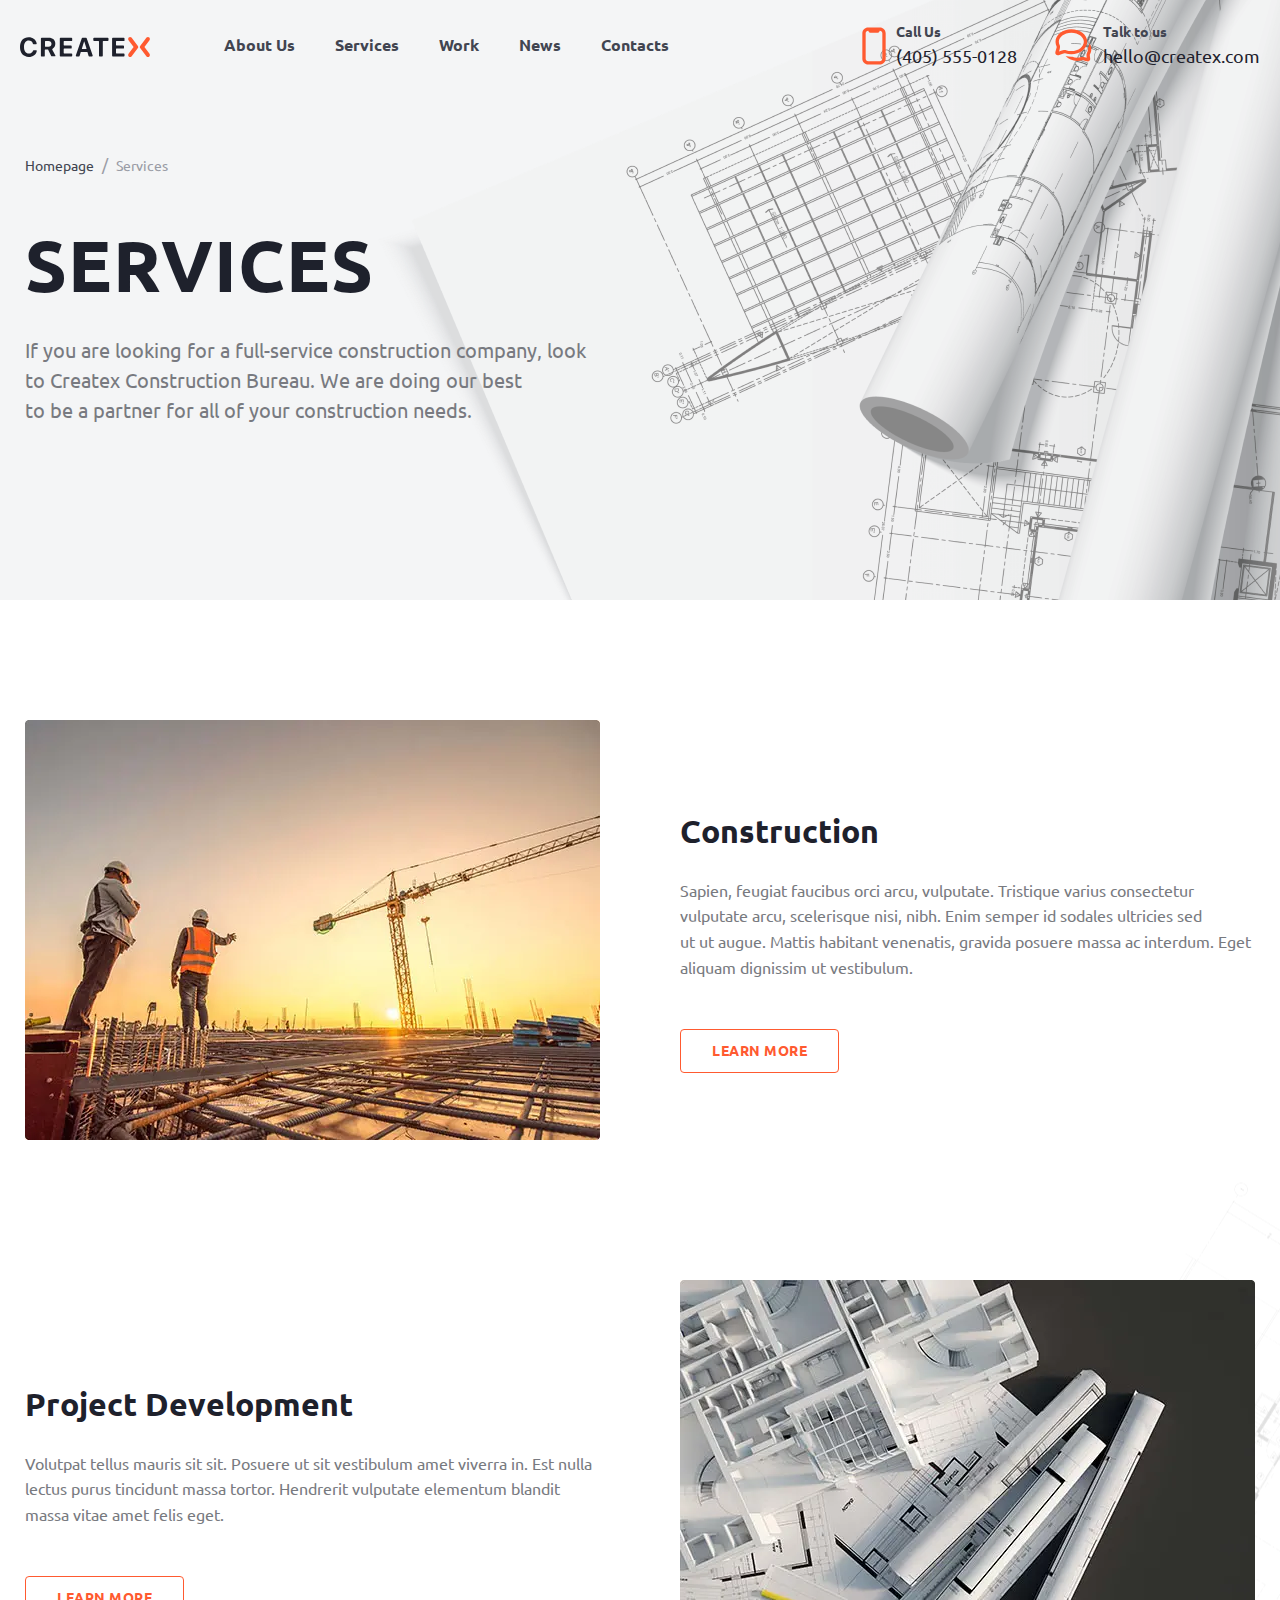
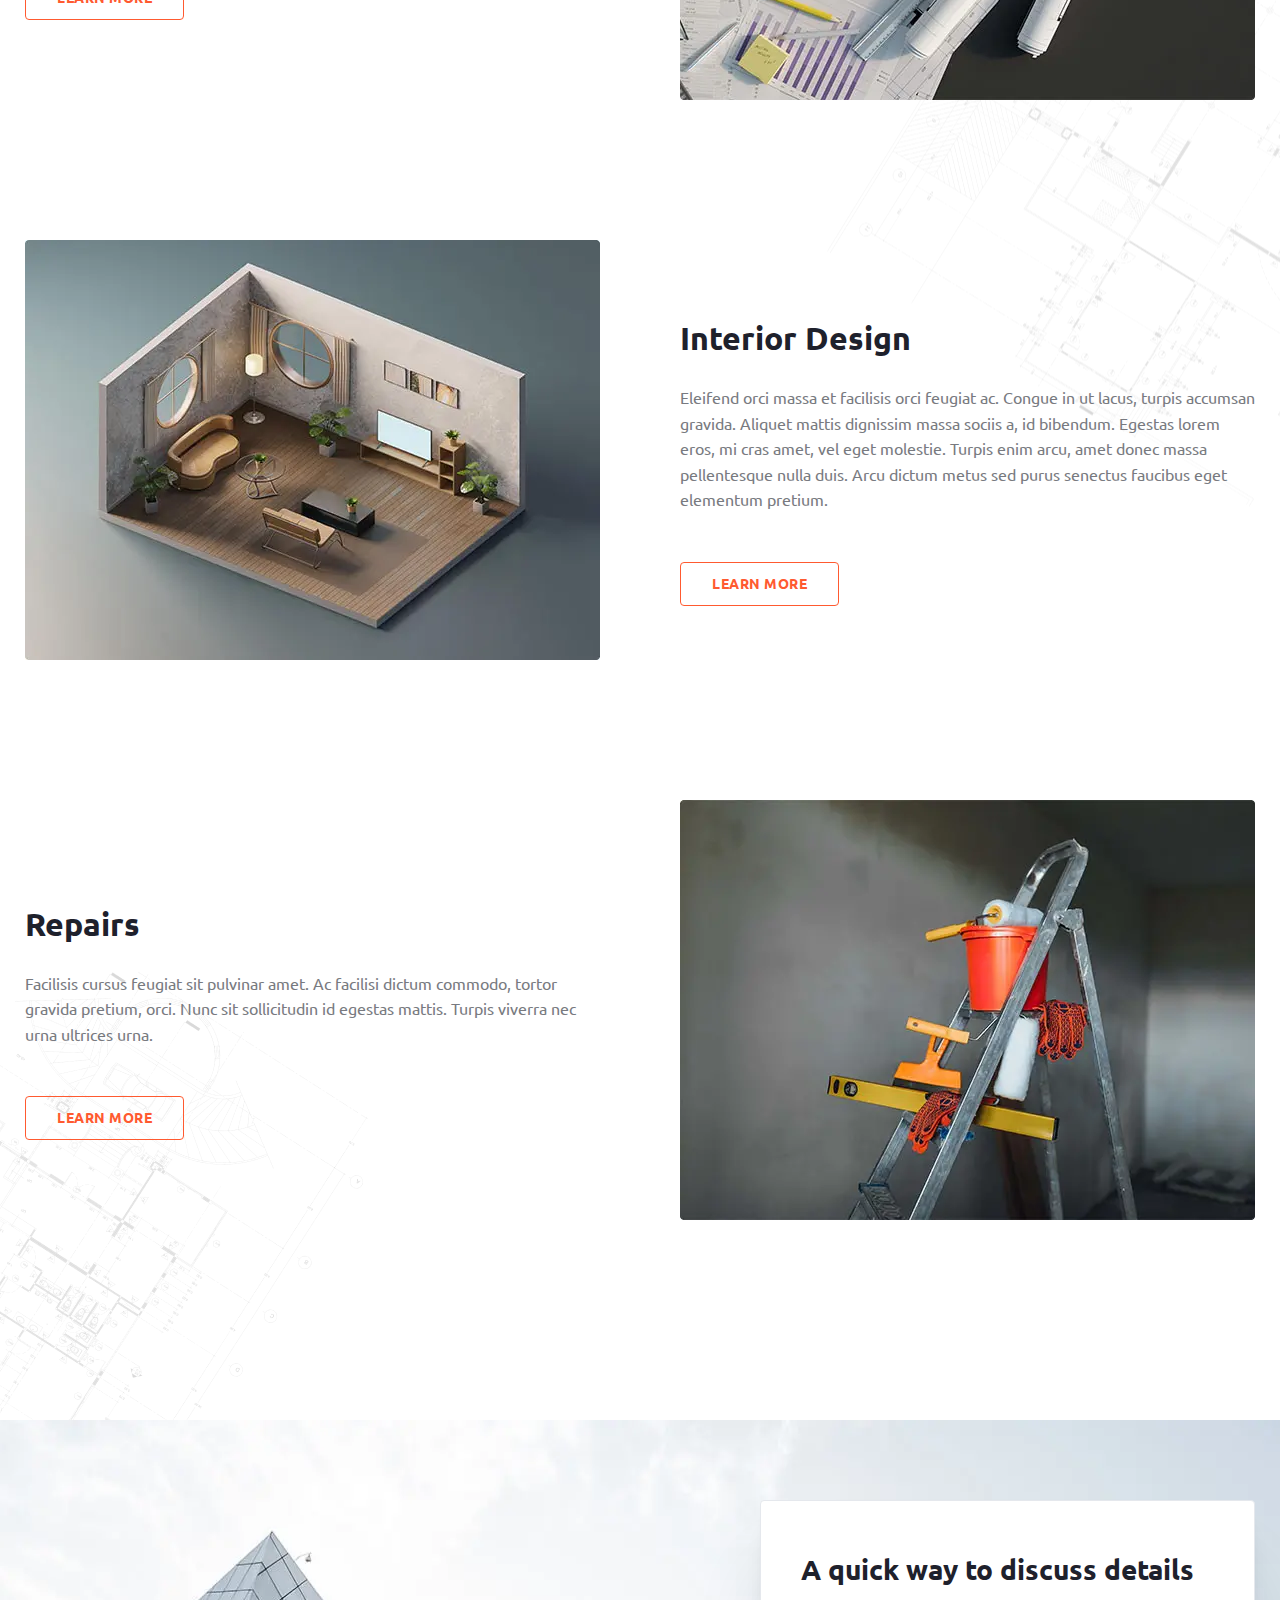
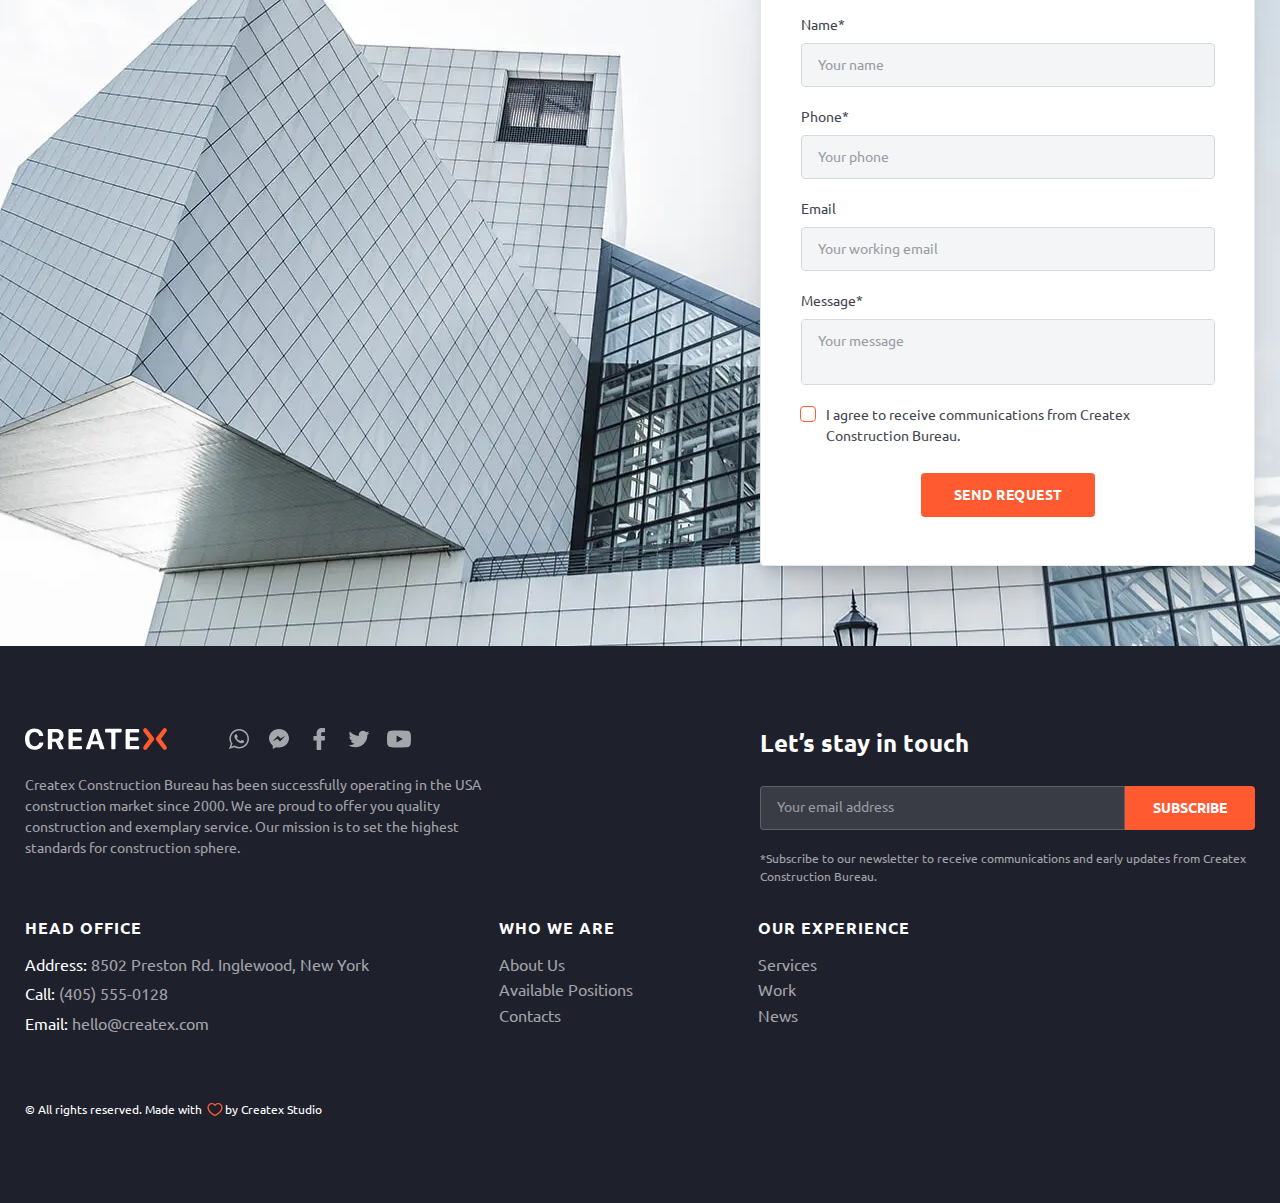
<file: services.html>
<!DOCTYPE html><html lang="en" class="page"><head><meta charset="UTF-8"><meta name="viewport" content="width=device-width,initial-scale=1"><link rel="shortcut icon" href="favicon.ico" type="image/x-icon"><meta http-equiv="X-UA-Compatible" content="ie=edge"><meta name="theme-color" content="#111111"><title>Createx</title><link rel="preload" href="fonts/Ubuntu-Regular.woff2" as="font" type="font/woff2" crossorigin><link rel="preload" href="fonts/Ubuntu-Bold.woff2" as="font" type="font/woff2" crossorigin><link rel="preload" href="fonts/Lato-Black.woff2" as="font" type="font/woff2" crossorigin><link rel="stylesheet" href="css/vendor.css"><link rel="stylesheet" href="css/main.css"><!-- <script src="https://code.jquery.com/jquery-3.7.0.min.js"></script> --><script defer="defer" src="js/main.js"></script></head><body class="page__body"><div class="site-container"><header class="header header--secondary"><div class="container header__container"><a class="logo" href="index.html"><img loading="lazy" src="img/logo/logo.svg" class="logo__img" width="130" height="22" alt=""></a><nav class="nav header__nav"><ul class="list-reset nav__list"><li class="nav__item"><a class="nav__link" href="about.html">About Us</a></li><li class="nav__item"><a class="nav__link" href="services.html">Services</a></li><li class="nav__item"><a class="nav__link" href="work.html">Work</a></li><li class="nav__item"><a class="nav__link" href="news.html">News</a></li><li class="nav__item"><a class="nav__link" href="contacts.html">Contacts</a></li></ul><div class="header-contacts header-contacts--nav"><a class="header-contacts__call" href="tel:4055550128"><span class="header-contacts__caption">Call Us</span> <span class="header-contacts__num">(405) 555-0128</span> </a><a class="header-contacts__mail" href="mailto:hello@createx.com"><span class="header-contacts__caption">Talk to us</span> <span class="header-contacts--mail">hello@createx.com</span></a></div></nav><div class="header-contacts"><a class="header-contacts__call" href="tel:4055550128"><span class="header-contacts__caption">Call Us</span> <span class="header-contacts__num">(405) 555-0128</span> </a><a class="header-contacts__mail" href="mailto:hello@createx.com"><span class="header-contacts__caption">Talk to us</span> <span class="header-contacts--mail">hello@createx.com</span></a></div><div id="hamburger"><div></div><div></div><div></div></div></div></header><main class="main"><section class="page-hero page-hero--services"><div class="container"><ul class="list-reset breadcrumbs page-hero__breadcrumbs"><li class="breadcrumbs-item"><a class="breadcrumbs-link" href="#">Homepage</a></li><li class="breadcrumbs-item"><a class="breadcrumbs-link">Services</a></li></ul><h1 class="page-hero__title">SERVICES</h1><p class="page-hero__descr">If you are looking for a full-service construction company, look to Createx Construction Bureau. We are doing our best to be a partner for all of your construction needs.</p></div></section><section class="services"><img class="services__decorate-1" src="img/services/serv-cont-bg.png" aria-hidden="true" alt="#"> <img class="services__decorate-2" src="img/services/serv-cont-bg-2.png" aria-hidden="true" alt="#"><div class="container"><h2 class="visually-hidden">Services-content</h2><ul class="list-reset services__list"><li class="services__item"><picture><source srcset="img/services/serv-1.webp" type="image/webp"><img loading="lazy" src="img/services/serv-1.jpg" class="services__image" width="575" height="420" alt="#"></picture><div class="services__info"><h4 class="services__title">Construction</h4><p class="services__descr">Sapien, feugiat faucibus orci arcu, vulputate. Tristique varius consectetur vulputate arcu, scelerisque nisi, nibh. Enim semper id sodales ultricies sed ut ut augue. Mattis habitant venenatis, gravida posuere massa ac interdum. Eget aliquam dignissim ut vestibulum.</p><a class="services__link btn btn-stroke btn-stroke--col" href="services-1.html">Learn more</a></div></li><li class="services__item"><picture><source srcset="img/services/serv-2.webp" type="image/webp"><img loading="lazy" src="img/services/serv-2.jpg" class="services__image" width="575" height="420" alt="#"></picture><div class="services__info"><h4 class="services__title">Project Development</h4><p class="services__descr">Volutpat tellus mauris sit sit. Posuere ut sit vestibulum amet viverra in. Est nulla lectus purus tincidunt massa tortor. Hendrerit vulputate elementum blandit massa vitae amet felis eget.</p><a class="services__link btn btn-stroke btn-stroke--col" href="services-1.html">Learn more</a></div></li><li class="services__item"><picture><source srcset="img/services/serv-3.webp" type="image/webp"><img loading="lazy" src="img/services/serv-3.jpg" class="services__image" width="575" height="420" alt="#"></picture><div class="services__info"><h4 class="services__title">Interior Design</h4><p class="services__descr">Eleifend orci massa et facilisis orci feugiat ac. Congue in ut lacus, turpis accumsan gravida. Aliquet mattis dignissim massa sociis a, id bibendum. Egestas lorem eros, mi cras amet, vel eget molestie. Turpis enim arcu, amet donec massa pellentesque nulla duis. Arcu dictum metus sed purus senectus faucibus eget elementum pretium.</p><a class="services__link btn btn-stroke btn-stroke--col" href="services-1.html">Learn more</a></div></li><li class="services__item"><picture><source srcset="img/services/serv-4.webp" type="image/webp"><img loading="lazy" src="img/services/serv-4.jpg" class="services__image" width="575" height="420" alt="#"></picture><div class="services__info"><h4 class="services__title">Repairs</h4><p class="services__descr">Facilisis cursus feugiat sit pulvinar amet. Ac facilisi dictum commodo, tortor gravida pretium, orci. Nunc sit sollicitudin id egestas mattis. Turpis viverra nec urna ultrices urna.</p><a class="services__link btn btn-stroke btn-stroke--col" href="services-1.html">Learn more</a></div></li></ul></div></section><section class="contacts-section"><div class="container contacts-section__container"><form id="form1" action="#" class="contacts-section__form section-form"><h4 class="section-form__title">A quick way to discuss details</h4><div class="section-form__content"><label class="section-form__field form-field"><span class="form-field__caption">Name*</span> <input id="name1" type="text" name="name" class="form-field__input section-form__input" placeholder="Your name"></label> <label class="section-form__field form-field"><span class="form-field__caption">Phone*</span> <input id="phone1" type="tel" name="phone" class="form-field__input section-form__input" placeholder="Your phone"></label> <label class="section-form__field form-field"><span class="form-field__caption">Email</span> <input id="email1" type="email" name="email" class="form-field__input section-form__input" placeholder="Your working email"></label> <label class="section-form__field form-field"><span class="form-field__caption">Message*</span> <textarea id="message1" name="text" class="form-field__input form-field__input--big section-form__input--big" placeholder="Your message"></textarea></label><div class="section-form__check"><label class="custom-checkbox section-form__checkbox"><input id="checkbox1" type="checkbox" class="custom-checkbox__field"> <span class="custom-checkbox__content">I agree to receive communications from Createx Construction Bureau.</span></label></div><div class="section-form__btn-wrapper"><button class="btn-reset btn section-form__btn form-field__btn btn-fill" type="submit">send request</button></div></div></form></div></section></main><footer class="footer"><a class="to-top" href="#" uk-totop uk-scroll><span class="to-top__text">GO TO TOP</span> <span class="to-top__icon"></span></a><div class="container footer__container"><div class="footer-left"><div class="footer-top"><a class="logo footer-logo" href="index.html"><img loading="lazy" src="img/logo/f-logo.svg" class="f-logo__img" width="142" height="24" alt="logo"></a><ul class="list-reset social" title="Our social"><li class="social__item"><a href="#" target="_blank" class="social__link social__link--wt" aria-label="what's up"><svg><use xlink:href="img/sprite.svg#whatsapp"></use></svg></a></li><li class="social__item"><a href="#" target="_blank" class="social__link social__link--ms" aria-label="messenger"><svg><use xlink:href="img/sprite.svg#messanger"></use></svg></a></li><li class="social__item"><a href="#" target="_blank" class="social__link social__link--fb" aria-label="facebook"><svg><use xlink:href="img/sprite.svg#facebook"></use></svg></a></li><li class="social__item"><a href="#" target="_blank" class="social__link social__link--tw" aria-label="twitter"><svg><use xlink:href="img/sprite.svg#twitter"></use></svg></a></li><li class="social__item"><a href="#" target="_blank" class="social__link social__link--yt" aria-label="youtube"><svg><use xlink:href="img/sprite.svg#youtube"></use></svg></a></li></ul></div><p class="footer-descr">Createx Construction Bureau has been successfully operating in the USA construction market since 2000. We are proud to offer you quality construction and exemplary service. Our mission is to set the highest standards for construction sphere.</p></div><form id="form3" action="#" class="footer-form"><h4 class="footer-form__title">Let’s stay in touch</h4><div class="footer-form__items"><label class="section-form__field form-field footer-form__field"><input id="email3" type="email" name="Имя" class="input-reset form-field__input footer-form__input" placeholder="Your email address"></label><div class="footer-form__button"><button class="btn-reset btn footer-form__btn btn-fill" type="submit">subscribe</button></div></div><p class="footer-form__descr">*Subscribe to our newsletter to receive communications and early updates from Createx Construction Bureau.</p></form><address class="footer-address"><h5 class="footer-address__title">HEAD OFFICE</h5><span class="footer-address__item"><span class="footer-address__name">Address:</span> 8502 Preston Rd. Inglewood, New York </span><span class="footer-address__item"><span class="footer-address__name">Call:</span> <a class="footer-address__phone" href="tel:4055550128">(405) 555-0128</a> </span><span class="footer-address__item"><span class="footer-address__name">Email:</span> <a class="footer-address__email" href="mailto:hello@createx.com">hello@createx.com</a></span></address><nav class="footer-nav" title="footer-nav__secondary"><div class="footer-nav__col"><h4 class="footer-nav__title">Who we are</h4><ul class="list-reset footer-nav__list"><li class="footer-nav__item"><a href="#" class="footer-nav__link">About Us</a></li><li class="footer-nav__item"><a href="#" class="footer-nav__link">Available Positions</a></li><li class="footer-nav__item"><a href="#" class="footer-nav__link">Contacts</a></li></ul></div><div class="footer-nav__col"><h4 class="footer-nav__title">OUR EXPERIENCE</h4><ul class="list-reset footer-nav__list"><li class="footer-nav__item"><a href="#" class="footer-nav__link">Services</a></li><li class="footer-nav__item"><a href="#" class="footer-nav__link">Work</a></li><li class="footer-nav__item"><a href="#" class="footer-nav__link">News</a></li></ul></div></nav><div class="footer-copyright">© All rights reserved. Made with <span>by Createx Studio</span></div></div></footer><div class="overlay"></div></div></body></html>
</file>
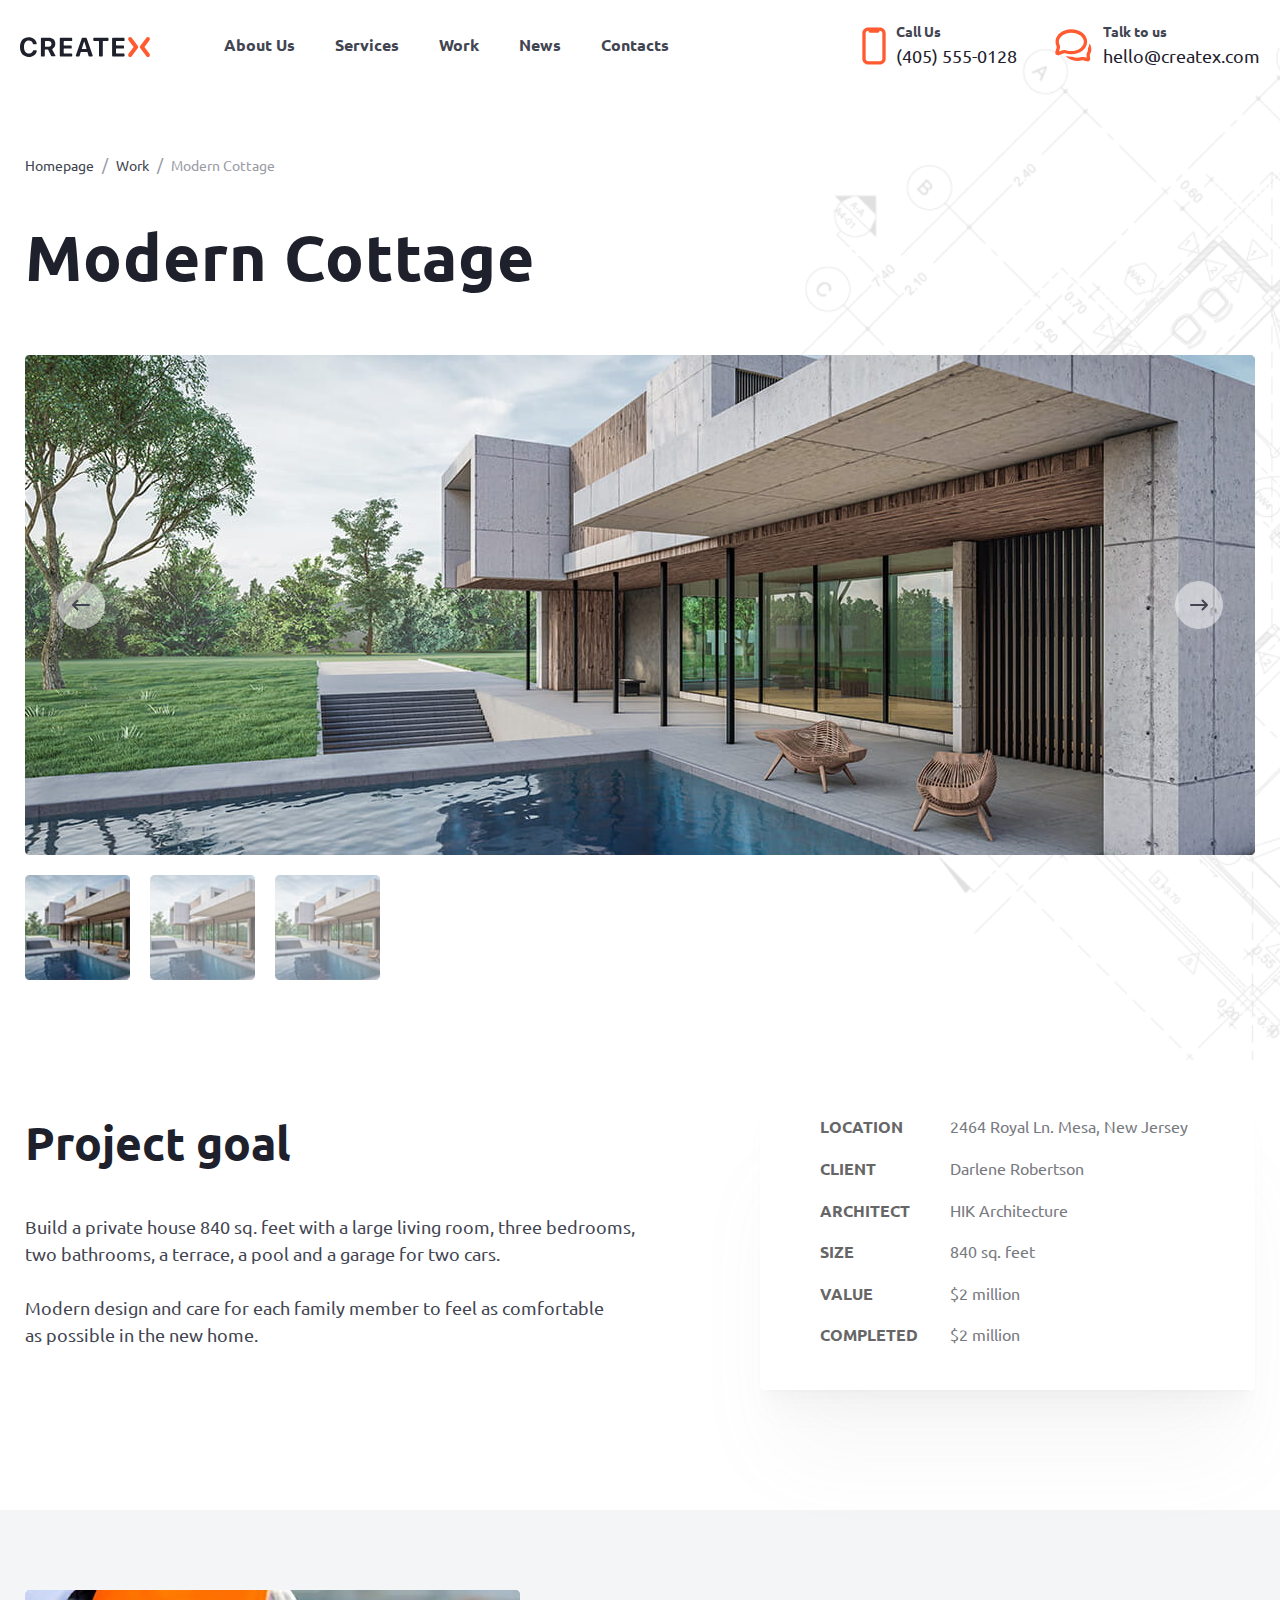
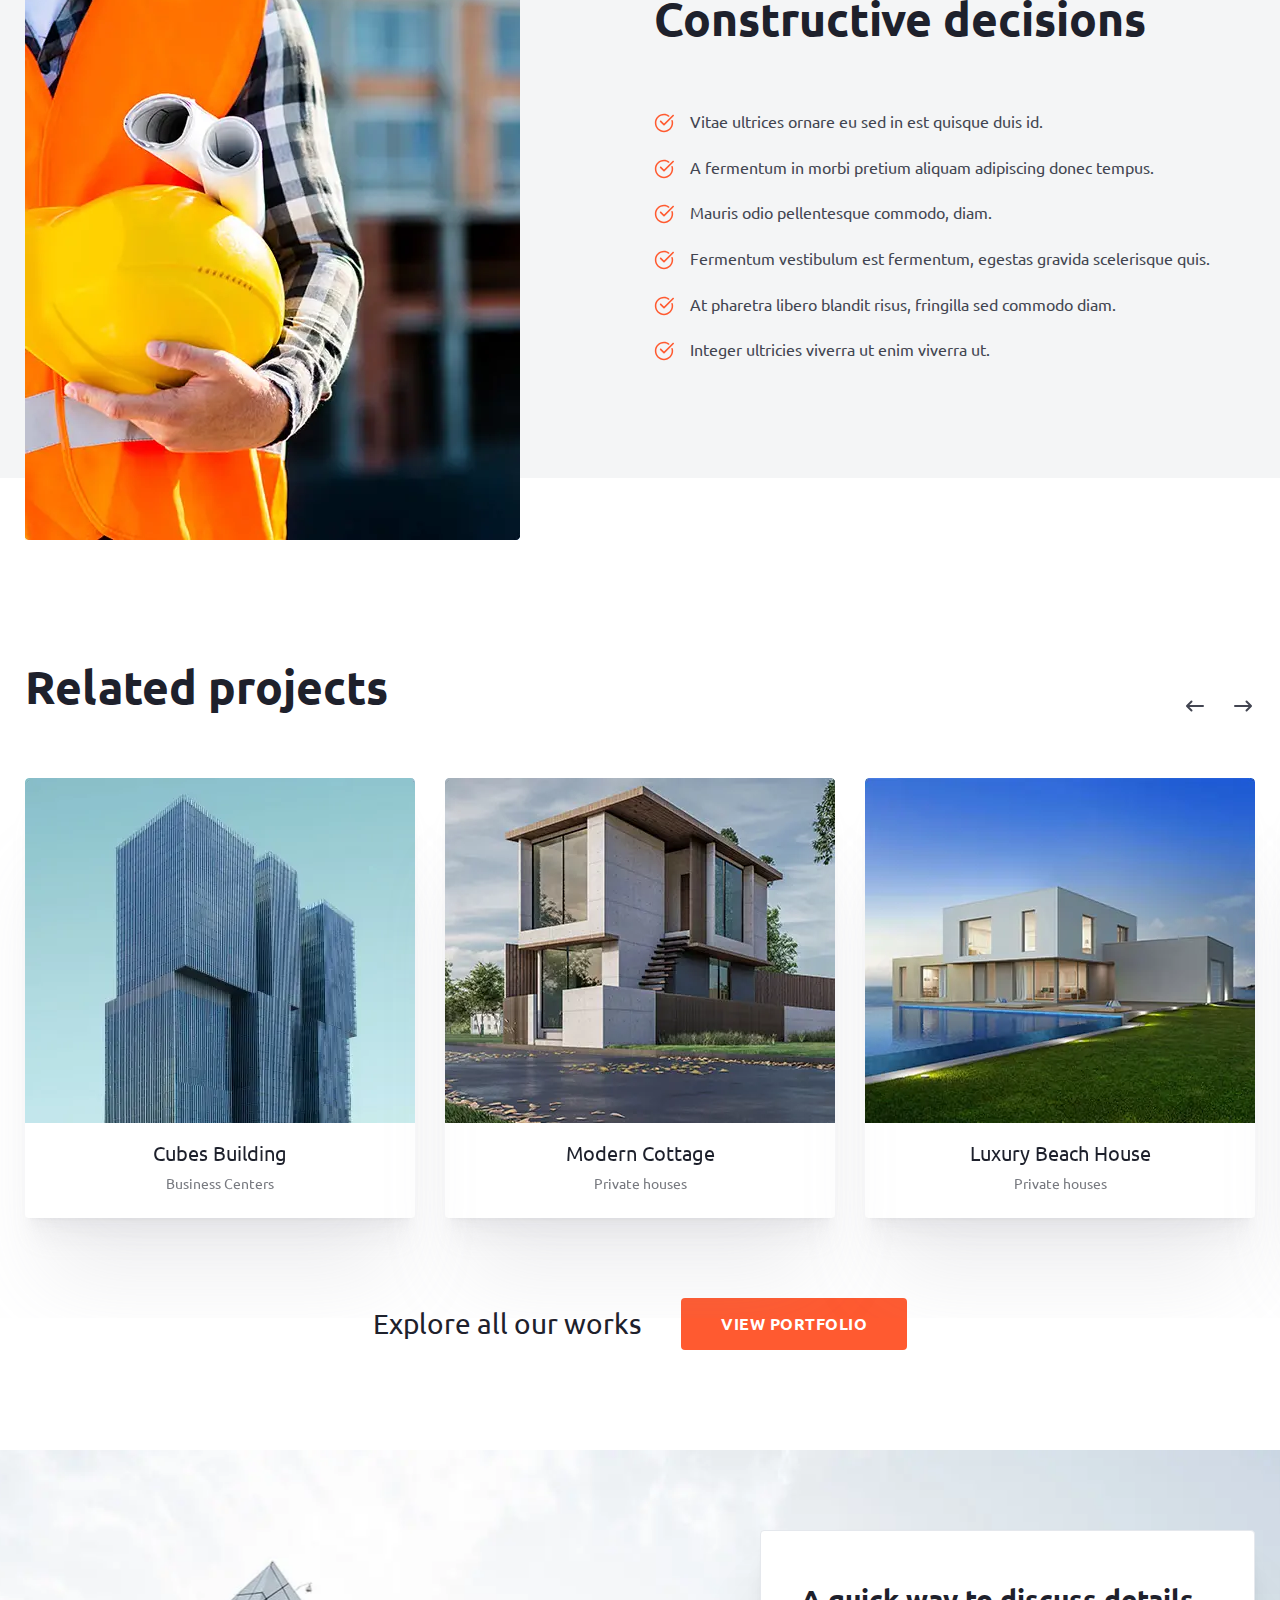
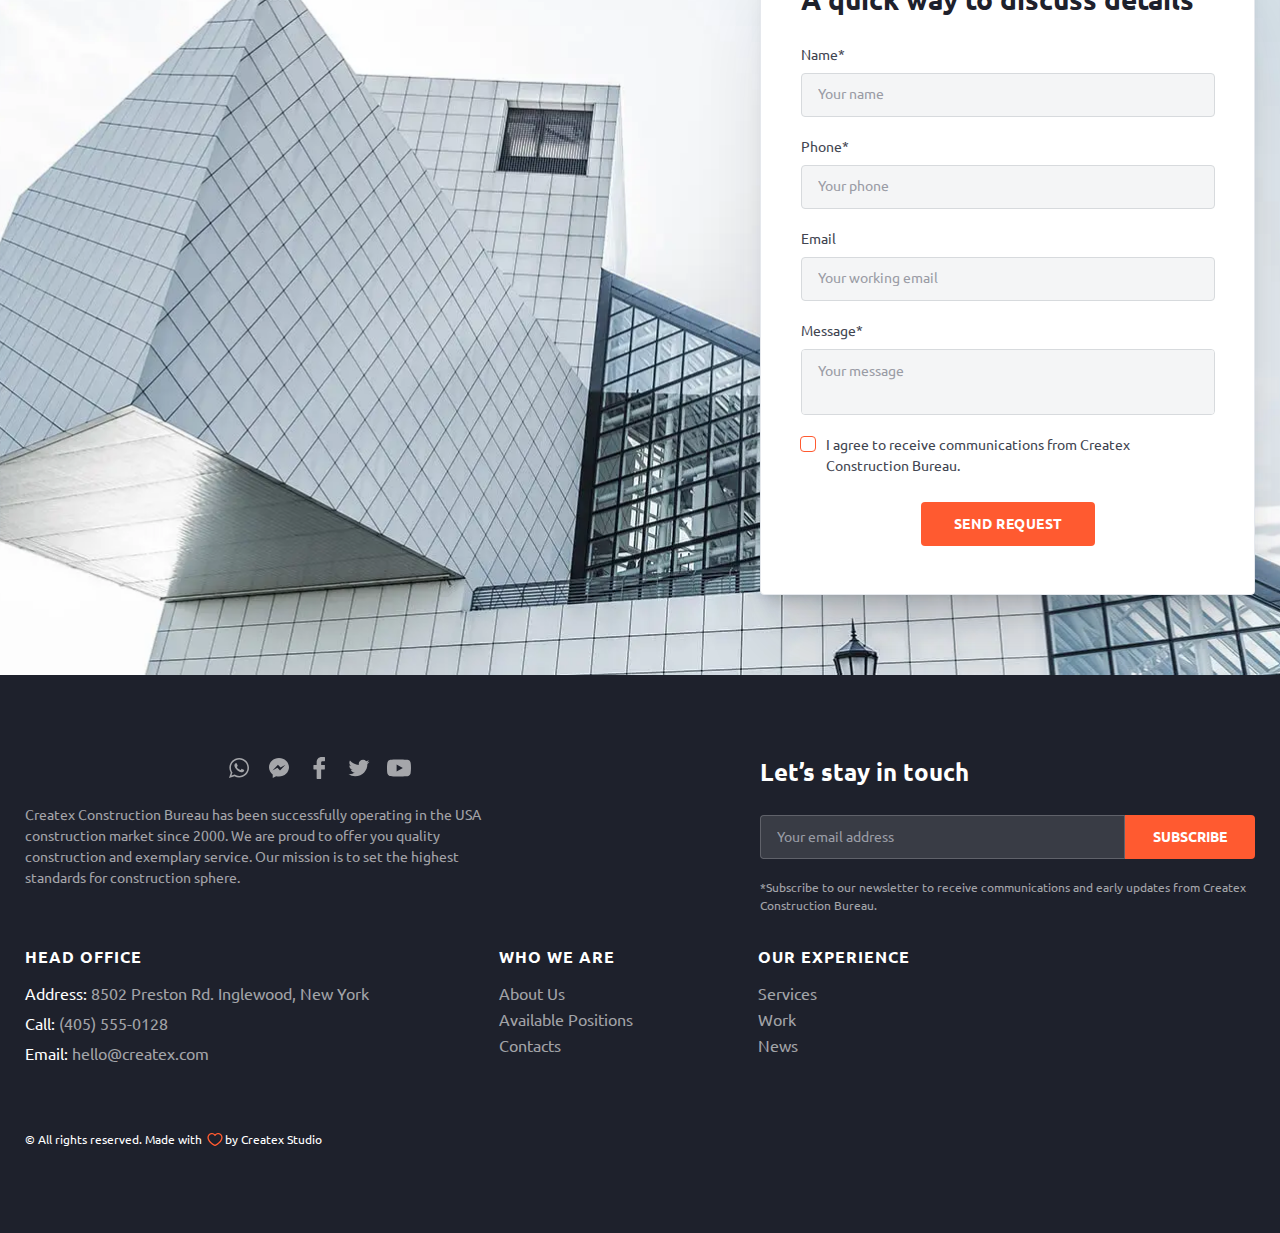
<file: work-1.html>
<!DOCTYPE html><html lang="en" class="page"><head><meta charset="UTF-8"><meta name="viewport" content="width=device-width,initial-scale=1"><link rel="shortcut icon" href="favicon.ico" type="image/x-icon"><meta http-equiv="X-UA-Compatible" content="ie=edge"><meta name="theme-color" content="#111111"><title>Createx</title><link rel="preload" href="fonts/Ubuntu-Regular.woff2" as="font" type="font/woff2" crossorigin><link rel="preload" href="fonts/Ubuntu-Bold.woff2" as="font" type="font/woff2" crossorigin><link rel="preload" href="fonts/Lato-Black.woff2" as="font" type="font/woff2" crossorigin><link rel="stylesheet" href="css/vendor.css"><link rel="stylesheet" href="css/main.css"><!-- <script src="https://code.jquery.com/jquery-3.7.0.min.js"></script> --><script defer="defer" src="js/main.js"></script></head><body class="page__body"><div class="site-container"><header class="header header--secondary"><div class="container header__container"><a class="logo" href="index.html"><img loading="lazy" src="img/logo/logo.svg" class="logo__img" width="130" height="22" alt=""></a><nav class="nav header__nav"><ul class="list-reset nav__list"><li class="nav__item"><a class="nav__link" href="about.html">About Us</a></li><li class="nav__item"><a class="nav__link" href="services.html">Services</a></li><li class="nav__item"><a class="nav__link" href="work.html">Work</a></li><li class="nav__item"><a class="nav__link" href="news.html">News</a></li><li class="nav__item"><a class="nav__link" href="contacts.html">Contacts</a></li></ul><div class="header-contacts header-contacts--nav"><a class="header-contacts__call" href="tel:4055550128"><span class="header-contacts__caption">Call Us</span> <span class="header-contacts__num">(405) 555-0128</span> </a><a class="header-contacts__mail" href="mailto:hello@createx.com"><span class="header-contacts__caption">Talk to us</span> <span class="header-contacts--mail">hello@createx.com</span></a></div></nav><div class="header-contacts"><a class="header-contacts__call" href="tel:4055550128"><span class="header-contacts__caption">Call Us</span> <span class="header-contacts__num">(405) 555-0128</span> </a><a class="header-contacts__mail" href="mailto:hello@createx.com"><span class="header-contacts__caption">Talk to us</span> <span class="header-contacts--mail">hello@createx.com</span></a></div><div id="hamburger"><div></div><div></div><div></div></div></div></header><main class="main"><section class="page-hero page-hero--work-inner"><div class="container"><ul class="list-reset breadcrumbs page-hero__breadcrumbs"><li class="breadcrumbs-item"><a class="breadcrumbs-link" href="#">Homepage</a></li><li class="breadcrumbs-item"><a class="breadcrumbs-link" href="#">Work</a></li><li class="breadcrumbs-item"><a class="breadcrumbs-link">Modern Cottage</a></li></ul><h1 class="page-hero__title page-hero__title--small page-hero__title--mb">Modern Cottage</h1><div class="work-images"><div class="work-images-slider"><button class="btn-reset slider-nav__btn work-images__prev slider-btn"><svg class="slider-btn__icon"><use xlink:href="img/sprite.svg#prev"></use></svg></button> <button class="btn-reset slider-nav__btn work-images__next slider-btn"><svg class="slider-btn__icon"><use xlink:href="img/sprite.svg#next"></use></svg></button><div class="swiper-wrapper"><div class="swiper-slide"><img src="img/work/1.jpg" alt="Work 1"></div><div class="swiper-slide"><img src="img/work/1.jpg" alt="Work 1"></div><div class="swiper-slide"><img src="img/work/1.jpg" alt="Work 1"></div></div></div><div class="work-images-nav" thumbsslider=""><div class="swiper-wrapper"><div class="swiper-slide"><img src="img/work/1-small.jpg" alt="Work 1"></div><div class="swiper-slide"><img src="img/work/1-small.jpg" alt="Work 1"></div><div class="swiper-slide"><img src="img/work/1-small.jpg" alt="Work 1"></div></div></div></div></div></section><div class="section project-goal"><div class="container project-goal__container"><div class="project-goal__left"><h3 class="project-goal__title section-title">Project goal</h3><p class="project-goal__descr">Build a private house 840 sq. feet with a large living room, three bedrooms, two bathrooms, a terrace, a pool and a garage for two cars.</p><p class="project-goal__descr">Modern design and care for each family member to feel as comfortable as possible in the new home.</p></div><div class="project-goal__right"><div class="project-info"><ul class="list-reset project-info__list"><li class="project-info__item"><div class="project-info__category">LOCATION</div><div class="project-info__value">2464 Royal Ln. Mesa, New Jersey</div></li><li class="project-info__item"><div class="project-info__category">CLIENT</div><div class="project-info__value">Darlene Robertson</div></li><li class="project-info__item"><div class="project-info__category">ARCHITECT</div><div class="project-info__value">HIK Architecture</div></li><li class="project-info__item"><div class="project-info__category">SIZE</div><div class="project-info__value">840 sq. feet</div></li><li class="project-info__item"><div class="project-info__category">VALUE</div><div class="project-info__value">$2 million</div></li><li class="project-info__item"><div class="project-info__category">COMPLETED</div><div class="project-info__value">$2 million</div></li></ul></div></div></div></div><section class="decisions"><div class="container grid"><div class="decisions__left"><picture><source srcset="img/decisions/decisions.webp" type="image/webp"><img loading="lazy" src="img/decisions/decisions.jpg" class="decisions__img" width="495" height="550" alt="#"></picture></div><div class="decisions__right"><h3 class="decisions__title section-title">Constructive decisions</h3><ul class="decisions__list list-reset"><li class="decisions__item">Vitae ultrices ornare eu sed in est quisque duis id.</li><li class="decisions__item">A fermentum in morbi pretium aliquam adipiscing donec tempus.</li><li class="decisions__item">Mauris odio pellentesque commodo, diam.</li><li class="decisions__item">Fermentum vestibulum est fermentum, egestas gravida scelerisque quis.</li><li class="decisions__item">At pharetra libero blandit risus, fringilla sed commodo diam.</li><li class="decisions__item">Integer ultricies viverra ut enim viverra ut.</li></ul></div></div></section><section class="related-projects"><div class="container"><div class="related-projects__top"><h3 class="related-projects__title section-title">Related projects</h3><div class="slider-nav related-projects__slider-nav"><button class="btn-reset slider-nav__btn related-projects__prev slider-btn"><svg class="slider-btn__icon"><use xlink:href="img/sprite.svg#prev"></use></svg></button> <button class="btn-reset slider-nav__btn related-projects__next slider-btn"><svg class="slider-btn__icon"><use xlink:href="img/sprite.svg#next"></use></svg></button></div></div><div class="swiper related-projects__slider"><div class="swiper-wrapper"><div class="swiper-slide related-projects__slide"><a class="project-item" href="#!"><div class="project-item__img-wrapper"><picture><source srcset="img/portfolio/portfolio-9.webp" type="image/webp"><img loading="lazy" src="img/portfolio/portfolio-9.jpg" class="project-item__img" width="390" height="345" alt="#"></picture></div><div class="project-item__content"><h5 class="project-item__title">Cubes Building</h5><span class="project-item__descr">Business Centers</span><div class="btn-reset project-item__btn">View Project</div></div></a></div><div class="swiper-slide related-projects__slide"><a class="project-item" href="#!"><div class="project-item__img-wrapper"><picture><source srcset="img/portfolio/portfolio-1.webp" type="image/webp"><img loading="lazy" src="img/portfolio/portfolio-1.jpg" class="project-item__img" width="390" height="345" alt="#"></picture></div><div class="project-item__content"><h5 class="project-item__title">Modern Cottage</h5><span class="project-item__descr">Private houses</span><div class="btn-reset project-item__btn">View Project</div></div></a></div><div class="swiper-slide related-projects__slide"><a class="project-item" href="#!"><div class="project-item__img-wrapper"><picture><source srcset="img/portfolio/portfolio-2.webp" type="image/webp"><img loading="lazy" src="img/portfolio/portfolio-2.jpg" class="project-item__img" width="390" height="345" alt="#"></picture></div><div class="project-item__content"><h5 class="project-item__title">Luxury Beach House</h5><span class="project-item__descr">Private houses</span><div class="btn-reset project-item__btn">View Project</div></div></a></div><div class="swiper-slide related-projects__slide"><a class="project-item" href="#!"><div class="project-item__img-wrapper"><picture><source srcset="img/portfolio/portfolio-3.webp" type="image/webp"><img loading="lazy" src="img/portfolio/portfolio-3.jpg" class="project-item__img" width="390" height="345" alt="#"></picture></div><div class="project-item__content"><h5 class="project-item__title">Modern Double Bedroom</h5><span class="project-item__descr">Apartments & flats</span><div class="btn-reset project-item__btn">View Project</div></div></a></div><div class="swiper-slide related-projects__slide"><a class="project-item" href="#!"><div class="project-item__img-wrapper"><picture><source srcset="img/portfolio/portfolio-4.webp" type="image/webp"><img loading="lazy" src="img/portfolio/portfolio-4.jpg" class="project-item__img" width="390" height="345" alt="#"></picture></div><div class="project-item__content"><h5 class="project-item__title">Kids Bedroom With Decorations</h5><span class="project-item__descr">Apartments & flats</span><div class="btn-reset project-item__btn">View Project</div></div></a></div><div class="swiper-slide related-projects__slide"><a class="project-item" href="#!"><div class="project-item__img-wrapper"><picture><source srcset="img/portfolio/portfolio-8.webp" type="image/webp"><img loading="lazy" src="img/portfolio/portfolio-8.jpg" class="project-item__img" width="390" height="345" alt="#"></picture></div><div class="project-item__content"><h5 class="project-item__title">The Pencil Building</h5><span class="project-item__descr">Stores &amp; Malls</span><div class="btn-reset project-item__btn">View Project</div></div></a></div><div class="swiper-slide related-projects__slide"><a class="project-item" href="#!"><div class="project-item__img-wrapper"><picture><source srcset="img/portfolio/portfolio-7.webp" type="image/webp"><img loading="lazy" src="img/portfolio/portfolio-7.jpg" class="project-item__img" width="390" height="345" alt="#"></picture></div><div class="project-item__content"><h5 class="project-item__title">Red Finger Building</h5><span class="project-item__descr">Business Centers</span><div class="btn-reset project-item__btn">View Project</div></div></a></div><div class="swiper-slide related-projects__slide"><a class="project-item" href="#!"><div class="project-item__img-wrapper"><picture><source srcset="img/portfolio/portfolio-5.webp" type="image/webp"><img loading="lazy" src="img/portfolio/portfolio-5.jpg" class="project-item__img" width="390" height="345" alt="#"></picture></div><div class="project-item__content"><h5 class="project-item__title">Scandinavian Style Interior</h5><span class="project-item__descr">Private houses</span><div class="btn-reset project-item__btn">View Project</div></div></a></div><div class="swiper-slide related-projects__slide"><a class="project-item" href="#!"><div class="project-item__img-wrapper"><picture><source srcset="img/portfolio/portfolio-6.webp" type="image/webp"><img loading="lazy" src="img/portfolio/portfolio-6.jpg" class="project-item__img" width="390" height="345" alt="#"></picture></div><div class="project-item__content"><h5 class="project-item__title">Brown and Gray Painted House</h5><span class="project-item__descr">Private houses</span><div class="btn-reset project-item__btn">View Project</div></div></a></div></div></div><div class="services-section__learn project-portfolio"><h4 class="services-section__subtitle">Explore all our works</h4><a class="btn-reset btn services-section__btn btn-fill" href="work.html">View portfolio</a></div></div></section><section class="contacts-section"><div class="container contacts-section__container"><form id="form1" action="#" class="contacts-section__form section-form"><h4 class="section-form__title">A quick way to discuss details</h4><div class="section-form__content"><label class="section-form__field form-field"><span class="form-field__caption">Name*</span> <input id="name1" type="text" name="name" class="form-field__input section-form__input" placeholder="Your name"></label> <label class="section-form__field form-field"><span class="form-field__caption">Phone*</span> <input id="phone1" type="tel" name="phone" class="form-field__input section-form__input" placeholder="Your phone"></label> <label class="section-form__field form-field"><span class="form-field__caption">Email</span> <input id="email1" type="email" name="email" class="form-field__input section-form__input" placeholder="Your working email"></label> <label class="section-form__field form-field"><span class="form-field__caption">Message*</span> <textarea id="message1" name="text" class="form-field__input form-field__input--big section-form__input--big" placeholder="Your message"></textarea></label><div class="section-form__check"><label class="custom-checkbox section-form__checkbox"><input id="checkbox1" type="checkbox" class="custom-checkbox__field"> <span class="custom-checkbox__content">I agree to receive communications from Createx Construction Bureau.</span></label></div><div class="section-form__btn-wrapper"><button class="btn-reset btn section-form__btn form-field__btn btn-fill" type="submit">send request</button></div></div></form></div></section></main><footer class="footer"><a class="to-top" href="#" uk-totop uk-scroll><span class="to-top__text">GO TO TOP</span> <span class="to-top__icon"></span></a><div class="container footer__container"><div class="footer-left"><div class="footer-top"><a class="logo footer-logo" href="index.html"><img loading="lazy" src="img/logo/f-logo.svg" class="f-logo__img" width="142" height="24" alt="logo"></a><ul class="list-reset social" title="Our social"><li class="social__item"><a href="#" target="_blank" class="social__link social__link--wt" aria-label="what's up"><svg><use xlink:href="img/sprite.svg#whatsapp"></use></svg></a></li><li class="social__item"><a href="#" target="_blank" class="social__link social__link--ms" aria-label="messenger"><svg><use xlink:href="img/sprite.svg#messanger"></use></svg></a></li><li class="social__item"><a href="#" target="_blank" class="social__link social__link--fb" aria-label="facebook"><svg><use xlink:href="img/sprite.svg#facebook"></use></svg></a></li><li class="social__item"><a href="#" target="_blank" class="social__link social__link--tw" aria-label="twitter"><svg><use xlink:href="img/sprite.svg#twitter"></use></svg></a></li><li class="social__item"><a href="#" target="_blank" class="social__link social__link--yt" aria-label="youtube"><svg><use xlink:href="img/sprite.svg#youtube"></use></svg></a></li></ul></div><p class="footer-descr">Createx Construction Bureau has been successfully operating in the USA construction market since 2000. We are proud to offer you quality construction and exemplary service. Our mission is to set the highest standards for construction sphere.</p></div><form id="form3" action="#" class="footer-form"><h4 class="footer-form__title">Let’s stay in touch</h4><div class="footer-form__items"><label class="section-form__field form-field footer-form__field"><input id="email3" type="email" name="Имя" class="input-reset form-field__input footer-form__input" placeholder="Your email address"></label><div class="footer-form__button"><button class="btn-reset btn footer-form__btn btn-fill" type="submit">subscribe</button></div></div><p class="footer-form__descr">*Subscribe to our newsletter to receive communications and early updates from Createx Construction Bureau.</p></form><address class="footer-address"><h5 class="footer-address__title">HEAD OFFICE</h5><span class="footer-address__item"><span class="footer-address__name">Address:</span> 8502 Preston Rd. Inglewood, New York </span><span class="footer-address__item"><span class="footer-address__name">Call:</span> <a class="footer-address__phone" href="tel:4055550128">(405) 555-0128</a> </span><span class="footer-address__item"><span class="footer-address__name">Email:</span> <a class="footer-address__email" href="mailto:hello@createx.com">hello@createx.com</a></span></address><nav class="footer-nav" title="footer-nav__secondary"><div class="footer-nav__col"><h4 class="footer-nav__title">Who we are</h4><ul class="list-reset footer-nav__list"><li class="footer-nav__item"><a href="#" class="footer-nav__link">About Us</a></li><li class="footer-nav__item"><a href="#" class="footer-nav__link">Available Positions</a></li><li class="footer-nav__item"><a href="#" class="footer-nav__link">Contacts</a></li></ul></div><div class="footer-nav__col"><h4 class="footer-nav__title">OUR EXPERIENCE</h4><ul class="list-reset footer-nav__list"><li class="footer-nav__item"><a href="#" class="footer-nav__link">Services</a></li><li class="footer-nav__item"><a href="#" class="footer-nav__link">Work</a></li><li class="footer-nav__item"><a href="#" class="footer-nav__link">News</a></li></ul></div></nav><div class="footer-copyright">© All rights reserved. Made with <span>by Createx Studio</span></div></div></footer><div class="overlay"></div></div></body></html>
</file>
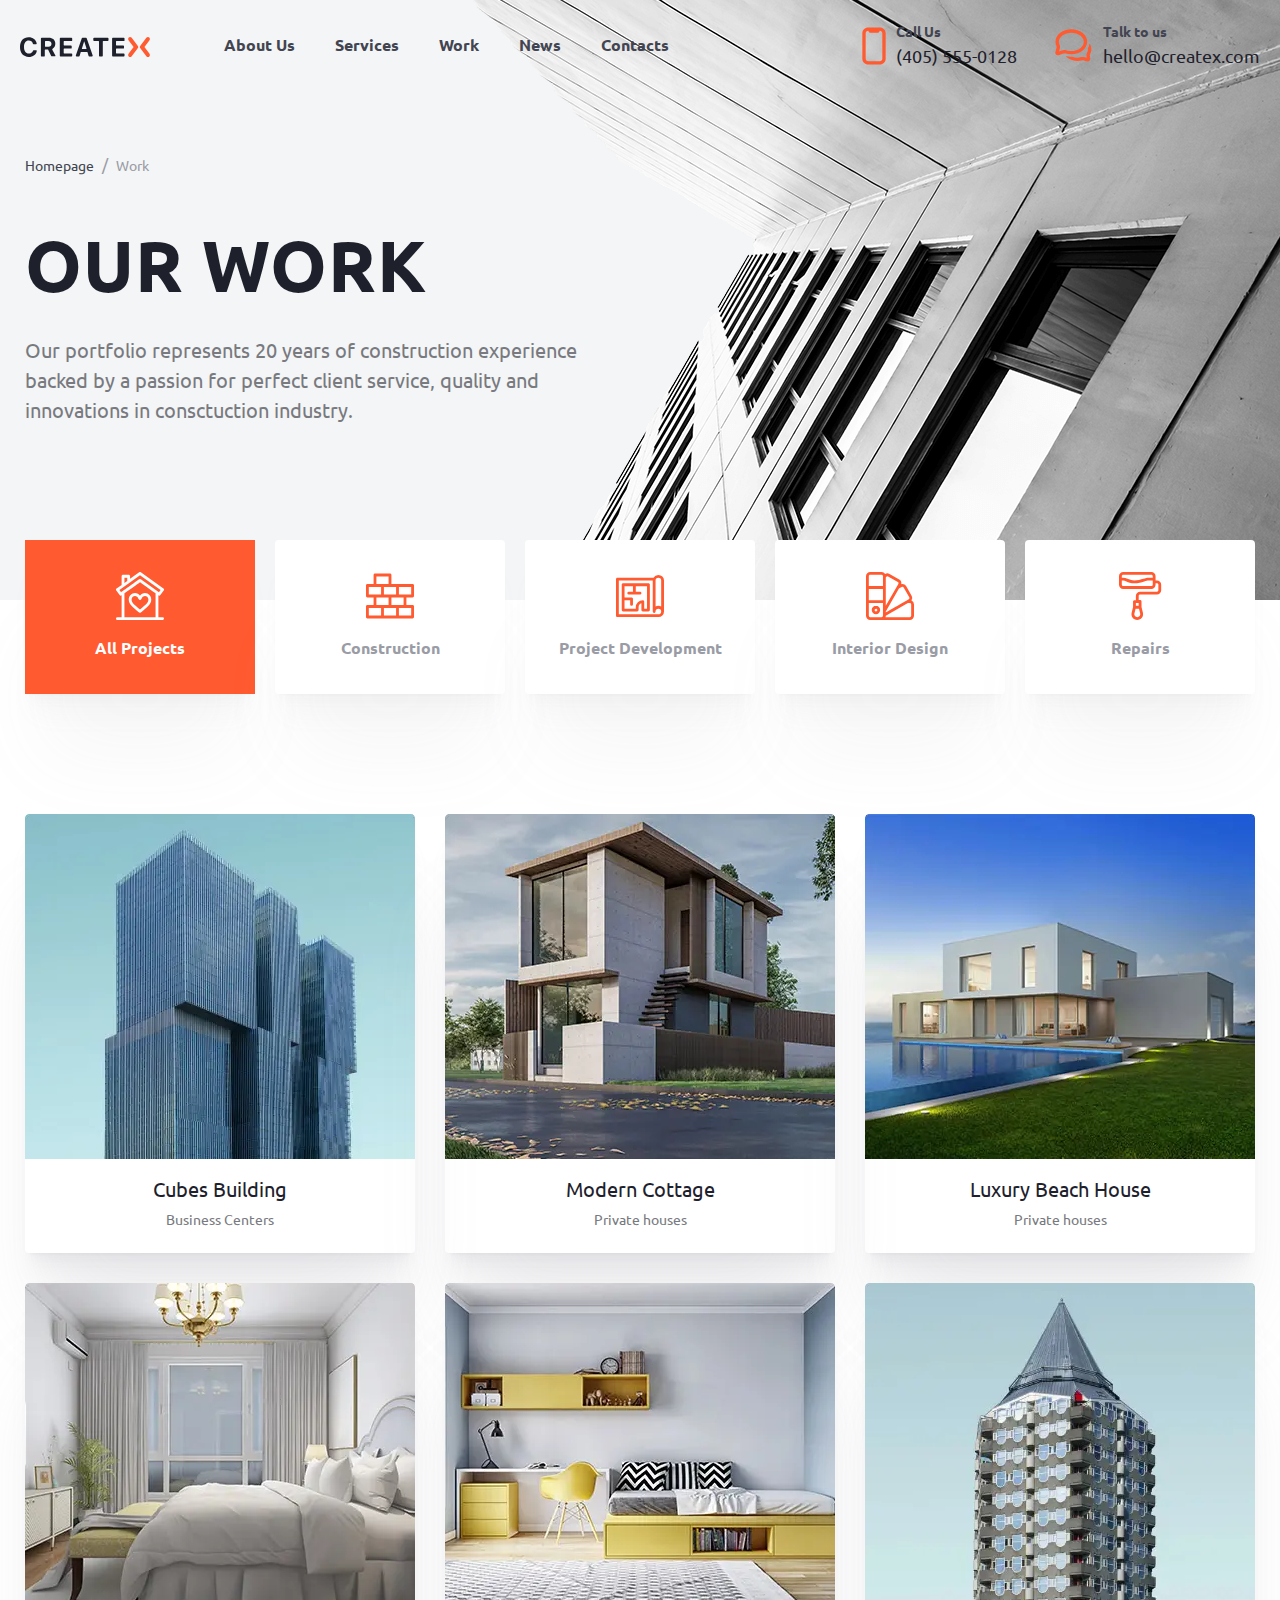
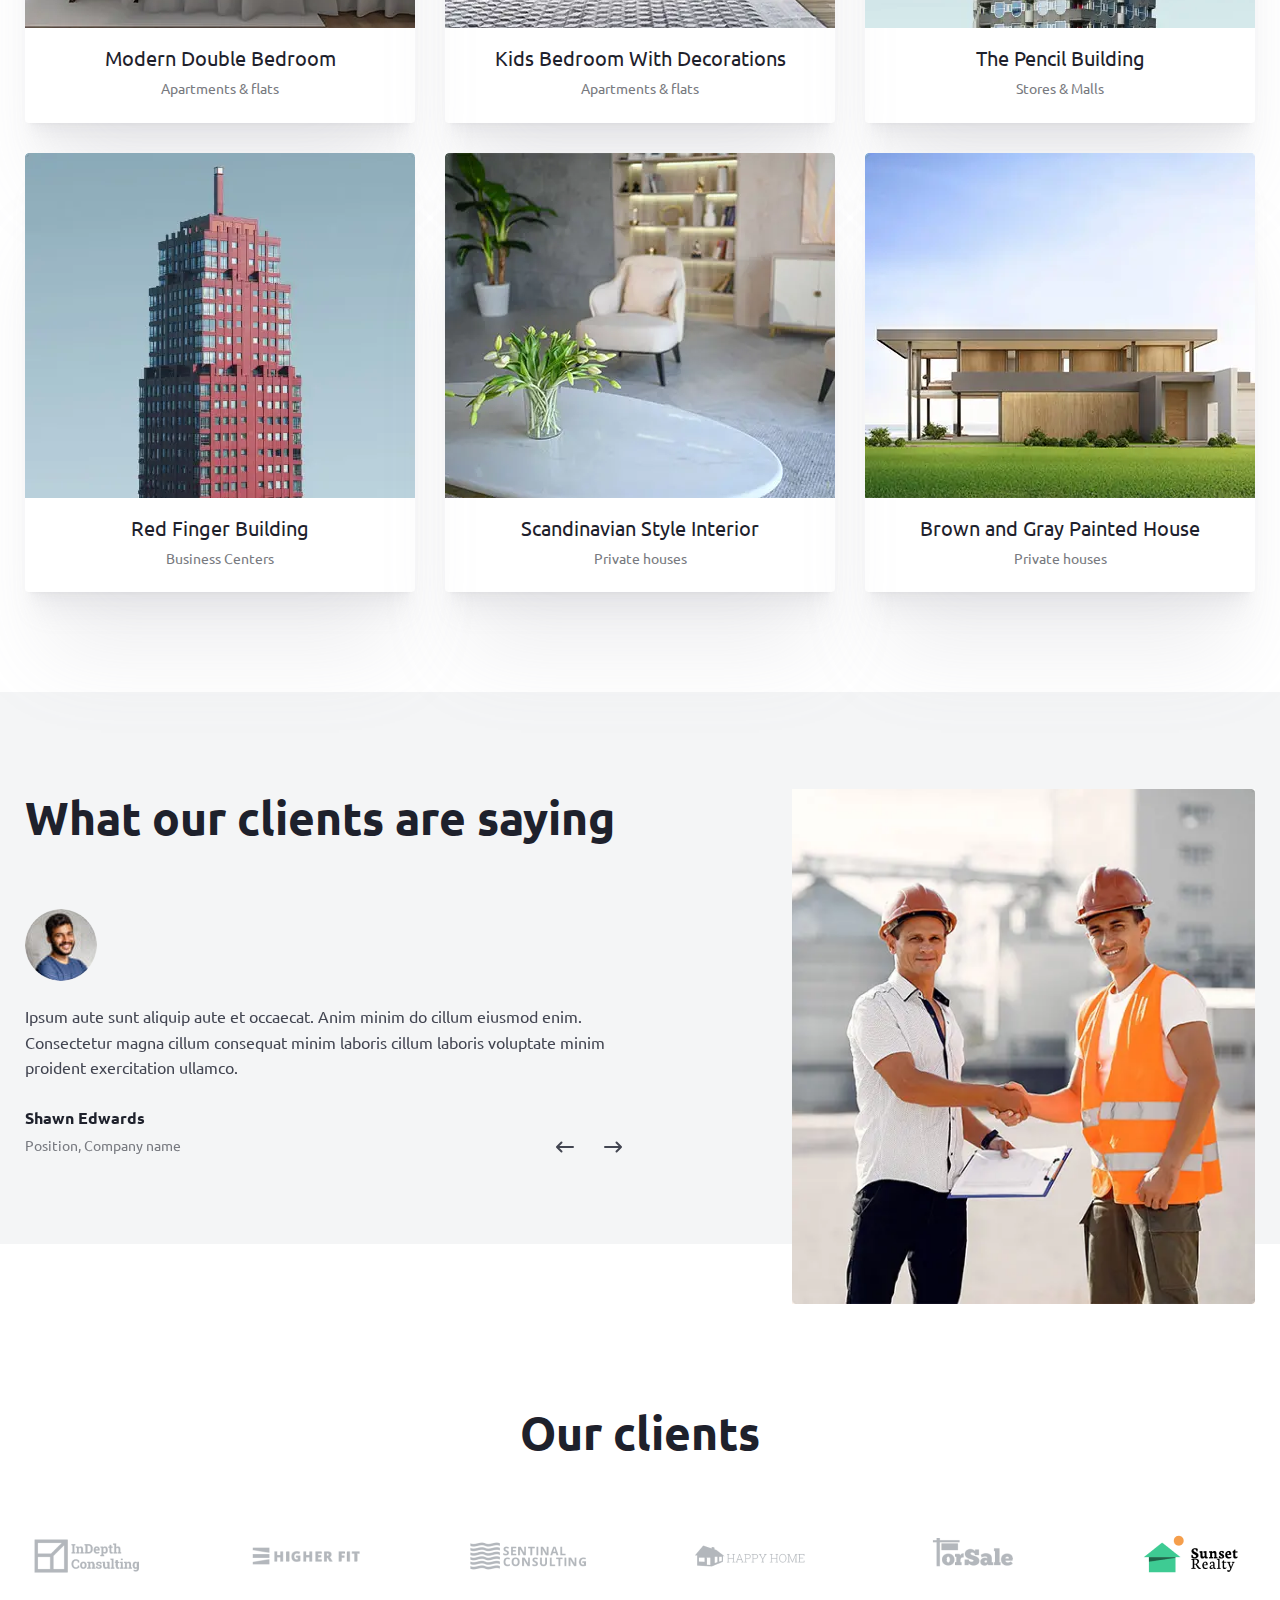
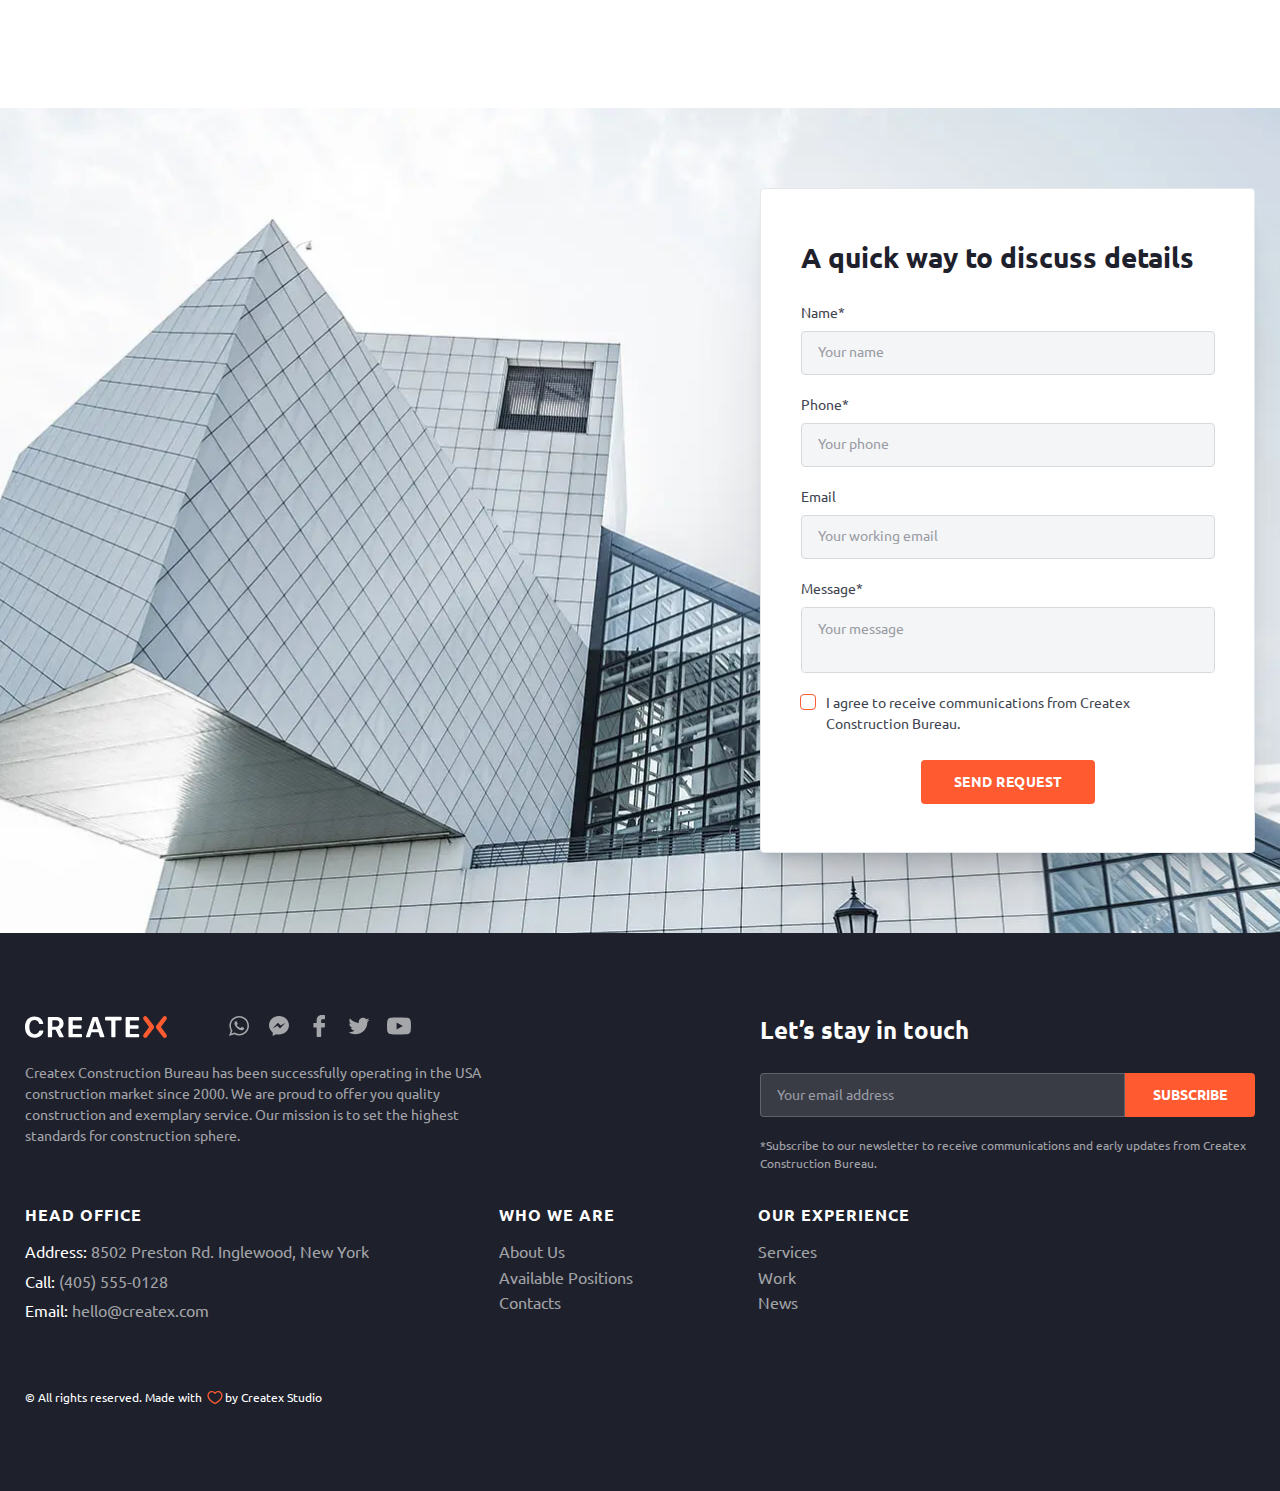
<file: work.html>
<!DOCTYPE html><html lang="en" class="page"><head><meta charset="UTF-8"><meta name="viewport" content="width=device-width,initial-scale=1"><link rel="shortcut icon" href="favicon.ico" type="image/x-icon"><meta http-equiv="X-UA-Compatible" content="ie=edge"><meta name="theme-color" content="#111111"><title>Createx</title><link rel="preload" href="fonts/Ubuntu-Regular.woff2" as="font" type="font/woff2" crossorigin><link rel="preload" href="fonts/Ubuntu-Bold.woff2" as="font" type="font/woff2" crossorigin><link rel="preload" href="fonts/Lato-Black.woff2" as="font" type="font/woff2" crossorigin><link rel="stylesheet" href="css/vendor.css"><link rel="stylesheet" href="css/main.css"><!-- <script src="https://code.jquery.com/jquery-3.7.0.min.js"></script> --><script defer="defer" src="js/main.js"></script></head><body class="page__body"><div class="site-container"><header class="header header--secondary"><div class="container header__container"><a class="logo" href="index.html"><img loading="lazy" src="img/logo/logo.svg" class="logo__img" width="130" height="22" alt=""></a><nav class="nav header__nav"><ul class="list-reset nav__list"><li class="nav__item"><a class="nav__link" href="about.html">About Us</a></li><li class="nav__item"><a class="nav__link" href="services.html">Services</a></li><li class="nav__item"><a class="nav__link" href="work.html">Work</a></li><li class="nav__item"><a class="nav__link" href="news.html">News</a></li><li class="nav__item"><a class="nav__link" href="contacts.html">Contacts</a></li></ul><div class="header-contacts header-contacts--nav"><a class="header-contacts__call" href="tel:4055550128"><span class="header-contacts__caption">Call Us</span> <span class="header-contacts__num">(405) 555-0128</span> </a><a class="header-contacts__mail" href="mailto:hello@createx.com"><span class="header-contacts__caption">Talk to us</span> <span class="header-contacts--mail">hello@createx.com</span></a></div></nav><div class="header-contacts"><a class="header-contacts__call" href="tel:4055550128"><span class="header-contacts__caption">Call Us</span> <span class="header-contacts__num">(405) 555-0128</span> </a><a class="header-contacts__mail" href="mailto:hello@createx.com"><span class="header-contacts__caption">Talk to us</span> <span class="header-contacts--mail">hello@createx.com</span></a></div><div id="hamburger"><div></div><div></div><div></div></div></div></header><main class="main"><section class="page-hero page-hero--work"><div class="container"><ul class="list-reset breadcrumbs page-hero__breadcrumbs"><li class="breadcrumbs-item"><a class="breadcrumbs-link" href="#">Homepage</a></li><li class="breadcrumbs-item"><a class="breadcrumbs-link">Work</a></li></ul><h1 class="page-hero__title">OUR WORK</h1><p class="page-hero__descr">Our portfolio represents 20 years of construction experience backed by a passion for perfect client service, quality and innovations in consctuction industry.</p></div></section><section class="portfolio"><div class="container"><h3 class="visually-hidden">Portfolio</h3><div class="tabs" data-tabs="tab"><ul class="list-reset tabs__nav"><li class="tabs__nav-item"><button class="btn-reset tabs__nav-btn" type="button"><svg class="tabs__nav-icon"><use xlink:href="img/sprite.svg#house"></use></svg> <span class="tabs__nav-text">All Projects</span></button></li><li class="tabs__nav-item"><button class="btn-reset tabs__nav-btn" type="button"><svg class="tabs__nav-icon"><use xlink:href="img/sprite.svg#construction"></use></svg> <span class="tabs__nav-text">Construction</span></button></li><li class="tabs__nav-item"><button class="btn-reset tabs__nav-btn" type="button"><svg class="tabs__nav-icon"><use xlink:href="img/sprite.svg#plan"></use></svg> <span class="tabs__nav-text">Project Development</span></button></li><li class="tabs__nav-item"><button class="btn-reset tabs__nav-btn" type="button"><svg class="tabs__nav-icon"><use xlink:href="img/sprite.svg#pantone"></use></svg> <span class="tabs__nav-text">Interior Design</span></button></li><li class="tabs__nav-item"><button class="btn-reset tabs__nav-btn" type="button"><svg class="tabs__nav-icon"><use xlink:href="img/sprite.svg#painting"></use></svg> <span class="tabs__nav-text">Repairs</span></button></li></ul><div class="tabs__content"><div class="tabs__panel"><a class="project-item" href="work-1.html"><div class="project-item__img-wrapper"><picture><source srcset="img/portfolio/portfolio-9.webp" type="image/webp"><img loading="lazy" src="img/portfolio/portfolio-9.jpg" class="project-item__img" width="390" height="345" alt="#"></picture></div><div class="project-item__content"><h5 class="project-item__title">Cubes Building</h5><span class="project-item__descr">Business Centers</span><div class="btn-reset project-item__btn">View Project</div></div></a><a class="project-item" href="work-1.html"><div class="project-item__img-wrapper"><picture><source srcset="img/portfolio/portfolio-1.webp" type="image/webp"><img loading="lazy" src="img/portfolio/portfolio-1.jpg" class="project-item__img" width="390" height="345" alt="#"></picture></div><div class="project-item__content"><h5 class="project-item__title">Modern Cottage</h5><span class="project-item__descr">Private houses</span><div class="btn-reset project-item__btn">View Project</div></div></a><a class="project-item" href="work-1.html"><div class="project-item__img-wrapper"><picture><source srcset="img/portfolio/portfolio-2.webp" type="image/webp"><img loading="lazy" src="img/portfolio/portfolio-2.jpg" class="project-item__img" width="390" height="345" alt="#"></picture></div><div class="project-item__content"><h5 class="project-item__title">Luxury Beach House</h5><span class="project-item__descr">Private houses</span><div class="btn-reset project-item__btn">View Project</div></div></a><a class="project-item" href="work-1.html"><div class="project-item__img-wrapper"><picture><source srcset="img/portfolio/portfolio-3.webp" type="image/webp"><img loading="lazy" src="img/portfolio/portfolio-3.jpg" class="project-item__img" width="390" height="345" alt="#"></picture></div><div class="project-item__content"><h5 class="project-item__title">Modern Double Bedroom</h5><span class="project-item__descr">Apartments & flats</span><div class="btn-reset project-item__btn">View Project</div></div></a><a class="project-item" href="work-1.html"><div class="project-item__img-wrapper"><picture><source srcset="img/portfolio/portfolio-4.webp" type="image/webp"><img loading="lazy" src="img/portfolio/portfolio-4.jpg" class="project-item__img" width="390" height="345" alt="#"></picture></div><div class="project-item__content"><h5 class="project-item__title">Kids Bedroom With Decorations</h5><span class="project-item__descr">Apartments & flats</span><div class="btn-reset project-item__btn">View Project</div></div></a><a class="project-item" href="work-1.html"><div class="project-item__img-wrapper"><picture><source srcset="img/portfolio/portfolio-8.webp" type="image/webp"><img loading="lazy" src="img/portfolio/portfolio-8.jpg" class="project-item__img" width="390" height="345" alt="#"></picture></div><div class="project-item__content"><h5 class="project-item__title">The Pencil Building</h5><span class="project-item__descr">Stores &amp; Malls</span><div class="btn-reset project-item__btn">View Project</div></div></a><a class="project-item" href="work-1.html"><div class="project-item__img-wrapper"><picture><source srcset="img/portfolio/portfolio-7.webp" type="image/webp"><img loading="lazy" src="img/portfolio/portfolio-7.jpg" class="project-item__img" width="390" height="345" alt="#"></picture></div><div class="project-item__content"><h5 class="project-item__title">Red Finger Building</h5><span class="project-item__descr">Business Centers</span><div class="btn-reset project-item__btn">View Project</div></div></a><a class="project-item" href="work-1.html"><div class="project-item__img-wrapper"><picture><source srcset="img/portfolio/portfolio-5.webp" type="image/webp"><img loading="lazy" src="img/portfolio/portfolio-5.jpg" class="project-item__img" width="390" height="345" alt="#"></picture></div><div class="project-item__content"><h5 class="project-item__title">Scandinavian Style Interior</h5><span class="project-item__descr">Private houses</span><div class="btn-reset project-item__btn">View Project</div></div></a><a class="project-item" href="work-1.html"><div class="project-item__img-wrapper"><picture><source srcset="img/portfolio/portfolio-6.webp" type="image/webp"><img loading="lazy" src="img/portfolio/portfolio-6.jpg" class="project-item__img" width="390" height="345" alt="#"></picture></div><div class="project-item__content"><h5 class="project-item__title">Brown and Gray Painted House</h5><span class="project-item__descr">Private houses</span><div class="btn-reset project-item__btn">View Project</div></div></a></div><div class="tabs__panel"><a class="project-item" href="work-1.html"><div class="project-item__img-wrapper"><picture><source srcset="img/portfolio/portfolio-7.webp" type="image/webp"><img loading="lazy" src="img/portfolio/portfolio-7.jpg" class="project-item__img" width="390" height="345" alt="#"></picture></div><div class="project-item__content"><h5 class="project-item__title">Red Finger Building</h5><span class="project-item__descr">Business Centers</span><div class="btn-reset project-item__btn">View Project</div></div></a><a class="project-item" href="work-1.html"><div class="project-item__img-wrapper"><picture><source srcset="img/portfolio/portfolio-9.webp" type="image/webp"><img loading="lazy" src="img/portfolio/portfolio-9.jpg" class="project-item__img" width="390" height="345" alt="#"></picture></div><div class="project-item__content"><h5 class="project-item__title">Cubes Building</h5><span class="project-item__descr">Business Centers</span><div class="btn-reset project-item__btn">View Project</div></div></a><a class="project-item" href="work-1.html"><div class="project-item__img-wrapper"><picture><source srcset="img/portfolio/portfolio-2.webp" type="image/webp"><img loading="lazy" src="img/portfolio/portfolio-2.jpg" class="project-item__img" width="390" height="345" alt="#"></picture></div><div class="project-item__content"><h5 class="project-item__title">Luxury Beach House</h5><span class="project-item__descr">Private houses</span><div class="btn-reset project-item__btn">View Project</div></div></a><a class="project-item" href="work-1.html"><div class="project-item__img-wrapper"><picture><source srcset="img/portfolio/portfolio-3.webp" type="image/webp"><img loading="lazy" src="img/portfolio/portfolio-3.jpg" class="project-item__img" width="390" height="345" alt="#"></picture></div><div class="project-item__content"><h5 class="project-item__title">Modern Double Bedroom</h5><span class="project-item__descr">Apartments & flats</span><div class="btn-reset project-item__btn">View Project</div></div></a><a class="project-item" href="work-1.html"><div class="project-item__img-wrapper"><picture><source srcset="img/portfolio/portfolio-4.webp" type="image/webp"><img loading="lazy" src="img/portfolio/portfolio-4.jpg" class="project-item__img" width="390" height="345" alt="#"></picture></div><div class="project-item__content"><h5 class="project-item__title">Kids Bedroom With Decorations</h5><span class="project-item__descr">Apartments & flats</span><div class="btn-reset project-item__btn">View Project</div></div></a><a class="project-item" href="work-1.html"><div class="project-item__img-wrapper"><picture><source srcset="img/portfolio/portfolio-1.webp" type="image/webp"><img loading="lazy" src="img/portfolio/portfolio-1.jpg" class="project-item__img" width="390" height="345" alt="#"></picture></div><div class="project-item__content"><h5 class="project-item__title">Modern Cottage</h5><span class="project-item__descr">Private houses</span><div class="btn-reset project-item__btn">View Project</div></div></a><a class="project-item" href="work-1.html"><div class="project-item__img-wrapper"><picture><source srcset="img/portfolio/portfolio-8.webp" type="image/webp"><img loading="lazy" src="img/portfolio/portfolio-8.jpg" class="project-item__img" width="390" height="345" alt="#"></picture></div><div class="project-item__content"><h5 class="project-item__title">The Pencil Building</h5><span class="project-item__descr">Stores &amp; Malls</span><div class="btn-reset project-item__btn">View Project</div></div></a></div><div class="tabs__panel"><a class="project-item" href="work-1.html"><div class="project-item__img-wrapper"><picture><source srcset="img/portfolio/portfolio-1.webp" type="image/webp"><img loading="lazy" src="img/portfolio/portfolio-1.jpg" class="project-item__img" width="390" height="345" alt="#"></picture></div><div class="project-item__content"><h5 class="project-item__title">Modern Cottage</h5><span class="project-item__descr">Private houses</span><div class="btn-reset project-item__btn">View Project</div></div></a><a class="project-item" href="work-1.html"><div class="project-item__img-wrapper"><picture><source srcset="img/portfolio/portfolio-9.webp" type="image/webp"><img loading="lazy" src="img/portfolio/portfolio-9.jpg" class="project-item__img" width="390" height="345" alt="#"></picture></div><div class="project-item__content"><h5 class="project-item__title">Cubes Building</h5><span class="project-item__descr">Business Centers</span><div class="btn-reset project-item__btn">View Project</div></div></a><a class="project-item" href="work-1.html"><div class="project-item__img-wrapper"><picture><source srcset="img/portfolio/portfolio-3.webp" type="image/webp"><img loading="lazy" src="img/portfolio/portfolio-3.jpg" class="project-item__img" width="390" height="345" alt="#"></picture></div><div class="project-item__content"><h5 class="project-item__title">Modern Double Bedroom</h5><span class="project-item__descr">Apartments & flats</span><div class="btn-reset project-item__btn">View Project</div></div></a><a class="project-item" href="work-1.html"><div class="project-item__img-wrapper"><picture><source srcset="img/portfolio/portfolio-4.webp" type="image/webp"><img loading="lazy" src="img/portfolio/portfolio-4.jpg" class="project-item__img" width="390" height="345" alt="#"></picture></div><div class="project-item__content"><h5 class="project-item__title">Kids Bedroom With Decorations</h5><span class="project-item__descr">Apartments & flats</span><div class="btn-reset project-item__btn">View Project</div></div></a><a class="project-item" href="work-1.html"><div class="project-item__img-wrapper"><picture><source srcset="img/portfolio/portfolio-2.webp" type="image/webp"><img loading="lazy" src="img/portfolio/portfolio-2.jpg" class="project-item__img" width="390" height="345" alt="#"></picture></div><div class="project-item__content"><h5 class="project-item__title">Luxury Beach House</h5><span class="project-item__descr">Private houses</span><div class="btn-reset project-item__btn">View Project</div></div></a><a class="project-item" href="work-1.html"><div class="project-item__img-wrapper"><picture><source srcset="img/portfolio/portfolio-8.webp" type="image/webp"><img loading="lazy" src="img/portfolio/portfolio-8.jpg" class="project-item__img" width="390" height="345" alt="#"></picture></div><div class="project-item__content"><h5 class="project-item__title">The Pencil Building</h5><span class="project-item__descr">Stores &amp; Malls</span><div class="btn-reset project-item__btn">View Project</div></div></a></div><div class="tabs__panel"><a class="project-item" href="work-1.html"><div class="project-item__img-wrapper"><picture><source srcset="img/portfolio/portfolio-2.webp" type="image/webp"><img loading="lazy" src="img/portfolio/portfolio-2.jpg" class="project-item__img" width="390" height="345" alt="#"></picture></div><div class="project-item__content"><h5 class="project-item__title">Luxury Beach House</h5><span class="project-item__descr">Private houses</span><div class="btn-reset project-item__btn">View Project</div></div></a><a class="project-item" href="work-1.html"><div class="project-item__img-wrapper"><picture><source srcset="img/portfolio/portfolio-3.webp" type="image/webp"><img loading="lazy" src="img/portfolio/portfolio-3.jpg" class="project-item__img" width="390" height="345" alt="#"></picture></div><div class="project-item__content"><h5 class="project-item__title">Modern Double Bedroom</h5><span class="project-item__descr">Apartments & flats</span><div class="btn-reset project-item__btn">View Project</div></div></a><a class="project-item" href="work-1.html"><div class="project-item__img-wrapper"><picture><source srcset="img/portfolio/portfolio-4.webp" type="image/webp"><img loading="lazy" src="img/portfolio/portfolio-4.jpg" class="project-item__img" width="390" height="345" alt="#"></picture></div><div class="project-item__content"><h5 class="project-item__title">Kids Bedroom With Decorations</h5><span class="project-item__descr">Apartments & flats</span><div class="btn-reset project-item__btn">View Project</div></div></a><a class="project-item" href="work-1.html"><div class="project-item__img-wrapper"><picture><source srcset="img/portfolio/portfolio-8.webp" type="image/webp"><img loading="lazy" src="img/portfolio/portfolio-8.jpg" class="project-item__img" width="390" height="345" alt="#"></picture></div><div class="project-item__content"><h5 class="project-item__title">The Pencil Building</h5><span class="project-item__descr">Stores &amp; Malls</span><div class="btn-reset project-item__btn">View Project</div></div></a><a class="project-item" href="work-1.html"><div class="project-item__img-wrapper"><picture><source srcset="img/portfolio/portfolio-7.webp" type="image/webp"><img loading="lazy" src="img/portfolio/portfolio-7.jpg" class="project-item__img" width="390" height="345" alt="#"></picture></div><div class="project-item__content"><h5 class="project-item__title">Red Finger Building</h5><span class="project-item__descr">Business Centers</span><div class="btn-reset project-item__btn">View Project</div></div></a></div><div class="tabs__panel"><a class="project-item" href="work-1.html"><div class="project-item__img-wrapper"><picture><source srcset="img/portfolio/portfolio-4.webp" type="image/webp"><img loading="lazy" src="img/portfolio/portfolio-4.jpg" class="project-item__img" width="390" height="345" alt="#"></picture></div><div class="project-item__content"><h5 class="project-item__title">Kids Bedroom With Decorations</h5><span class="project-item__descr">Apartments & flats</span><div class="btn-reset project-item__btn">View Project</div></div></a><a class="project-item" href="work-1.html"><div class="project-item__img-wrapper"><picture><source srcset="img/portfolio/portfolio-8.webp" type="image/webp"><img loading="lazy" src="img/portfolio/portfolio-8.jpg" class="project-item__img" width="390" height="345" alt="#"></picture></div><div class="project-item__content"><h5 class="project-item__title">The Pencil Building</h5><span class="project-item__descr">Stores &amp; Malls</span><div class="btn-reset project-item__btn">View Project</div></div></a><a class="project-item" href="work-1.html"><div class="project-item__img-wrapper"><picture><source srcset="img/portfolio/portfolio-2.webp" type="image/webp"><img loading="lazy" src="img/portfolio/portfolio-2.jpg" class="project-item__img" width="390" height="345" alt="#"></picture></div><div class="project-item__content"><h5 class="project-item__title">Luxury Beach House</h5><span class="project-item__descr">Private houses</span><div class="btn-reset project-item__btn">View Project</div></div></a><a class="project-item" href="work-1.html"><div class="project-item__img-wrapper"><picture><source srcset="img/portfolio/portfolio-3.webp" type="image/webp"><img loading="lazy" src="img/portfolio/portfolio-3.jpg" class="project-item__img" width="390" height="345" alt="#"></picture></div><div class="project-item__content"><h5 class="project-item__title">Modern Double Bedroom</h5><span class="project-item__descr">Apartments & flats</span><div class="btn-reset project-item__btn">View Project</div></div></a></div></div></div></div></section><section class="reviews"><div class="container"><div class="reviews__inner"><div class="reviews__content"><h3 class="reviews__title section-title">What our clients are saying</h3><div class="swiper reviews-slider"><div class="swiper-wrapper"><div class="swiper-slide"><div class="reviews-item"><div class="reviews-img"><img src="img/reviews/reviews.jpg" alt="photo"></div><p class="reviews-text">Ipsum aute sunt aliquip aute et occaecat. Anim minim do cillum eiusmod enim. Consectetur magna cillum consequat minim laboris cillum laboris voluptate minim proident exercitation ullamco.</p><span class="reviews-author">Shawn Edwards</span> <span class="reviews-position">Position, Company name</span></div></div><div class="swiper-slide"><div class="reviews-item"><div class="reviews-img"><img src="img/reviews/reviews.jpg" alt="photo"></div><p class="reviews-text">Ipsum aute sunt aliquip aute et occaecat. Anim minim do cillum eiusmod enim. Consectetur magna cillum consequat minim laboris cillum laboris voluptate minim proident exercitation ullamco.</p><span class="reviews-author">Shawn Edwards</span> <span class="reviews-position">Position, Company name</span></div></div><div class="swiper-slide"><div class="reviews-item"><div class="reviews-img"><img src="img/reviews/reviews.jpg" alt="photo"></div><p class="reviews-text">Ipsum aute sunt aliquip aute et occaecat. Anim minim do cillum eiusmod enim. Consectetur magna cillum consequat minim laboris cillum laboris voluptate minim proident exercitation ullamco.</p><span class="reviews-author">Shawn Edwards</span> <span class="reviews-position">Position, Company name</span></div></div></div><div class="slider-nav reviews__slider-nav"><button class="btn-reset slider-nav__btn reviews__prev slider-btn"><svg class="slider-btn__icon"><use xlink:href="img/sprite.svg#prev"></use></svg></button> <button class="btn-reset slider-nav__btn reviews__next slider-btn"><svg class="slider-btn__icon"><use xlink:href="img/sprite.svg#next"></use></svg></button></div></div></div><picture><source srcset="img/reviews/reviews-photo.webp" type="image/webp"><img loading="lazy" src="img/reviews/reviews-photo.jpg" class="reviews__image" width="495" height="550" alt="photo"></picture></div></div></section><section class="clients"><div class="container"><h3 class="clients__title section-title section-title--center">Our clients</h3><ul class="list-reset clients__list"><li class="clients__item"><a class="clients__link" href="#!"><img src="img/partners/partners-1.png" class="clients__logo" alt="logo"></a></li><li class="clients__item"><a class="clients__link" href="#!"><img src="img/partners/partners-2.png" class="clients__logo" alt="logo"></a></li><li class="clients__item"><a class="clients__link" href="#!"><img src="img/partners/partners-3.png" class="clients__logo" alt="logo"></a></li><li class="clients__item"><a class="clients__link" href="#!"><img src="img/partners/partners-4.png" class="clients__logo" alt="logo"></a></li><li class="clients__item"><a class="clients__link" href="#!"><img src="img/partners/partners-5.png" class="clients__logo" alt="logo"></a></li><li class="clients__item"><a class="clients__link" href="#!"><img src="img/partners/partners-6.png" class="clients__logo" alt="logo"></a></li></ul></div></section><section class="contacts-section"><div class="container contacts-section__container"><form id="form1" action="#" class="contacts-section__form section-form"><h4 class="section-form__title">A quick way to discuss details</h4><div class="section-form__content"><label class="section-form__field form-field"><span class="form-field__caption">Name*</span> <input id="name1" type="text" name="name" class="form-field__input section-form__input" placeholder="Your name"></label> <label class="section-form__field form-field"><span class="form-field__caption">Phone*</span> <input id="phone1" type="tel" name="phone" class="form-field__input section-form__input" placeholder="Your phone"></label> <label class="section-form__field form-field"><span class="form-field__caption">Email</span> <input id="email1" type="email" name="email" class="form-field__input section-form__input" placeholder="Your working email"></label> <label class="section-form__field form-field"><span class="form-field__caption">Message*</span> <textarea id="message1" name="text" class="form-field__input form-field__input--big section-form__input--big" placeholder="Your message"></textarea></label><div class="section-form__check"><label class="custom-checkbox section-form__checkbox"><input id="checkbox1" type="checkbox" class="custom-checkbox__field"> <span class="custom-checkbox__content">I agree to receive communications from Createx Construction Bureau.</span></label></div><div class="section-form__btn-wrapper"><button class="btn-reset btn section-form__btn form-field__btn btn-fill" type="submit">send request</button></div></div></form></div></section></main><footer class="footer"><a class="to-top" href="#" uk-totop uk-scroll><span class="to-top__text">GO TO TOP</span> <span class="to-top__icon"></span></a><div class="container footer__container"><div class="footer-left"><div class="footer-top"><a class="logo footer-logo" href="index.html"><img loading="lazy" src="img/logo/f-logo.svg" class="f-logo__img" width="142" height="24" alt="logo"></a><ul class="list-reset social" title="Our social"><li class="social__item"><a href="#" target="_blank" class="social__link social__link--wt" aria-label="what's up"><svg><use xlink:href="img/sprite.svg#whatsapp"></use></svg></a></li><li class="social__item"><a href="#" target="_blank" class="social__link social__link--ms" aria-label="messenger"><svg><use xlink:href="img/sprite.svg#messanger"></use></svg></a></li><li class="social__item"><a href="#" target="_blank" class="social__link social__link--fb" aria-label="facebook"><svg><use xlink:href="img/sprite.svg#facebook"></use></svg></a></li><li class="social__item"><a href="#" target="_blank" class="social__link social__link--tw" aria-label="twitter"><svg><use xlink:href="img/sprite.svg#twitter"></use></svg></a></li><li class="social__item"><a href="#" target="_blank" class="social__link social__link--yt" aria-label="youtube"><svg><use xlink:href="img/sprite.svg#youtube"></use></svg></a></li></ul></div><p class="footer-descr">Createx Construction Bureau has been successfully operating in the USA construction market since 2000. We are proud to offer you quality construction and exemplary service. Our mission is to set the highest standards for construction sphere.</p></div><form id="form3" action="#" class="footer-form"><h4 class="footer-form__title">Let’s stay in touch</h4><div class="footer-form__items"><label class="section-form__field form-field footer-form__field"><input id="email3" type="email" name="Имя" class="input-reset form-field__input footer-form__input" placeholder="Your email address"></label><div class="footer-form__button"><button class="btn-reset btn footer-form__btn btn-fill" type="submit">subscribe</button></div></div><p class="footer-form__descr">*Subscribe to our newsletter to receive communications and early updates from Createx Construction Bureau.</p></form><address class="footer-address"><h5 class="footer-address__title">HEAD OFFICE</h5><span class="footer-address__item"><span class="footer-address__name">Address:</span> 8502 Preston Rd. Inglewood, New York </span><span class="footer-address__item"><span class="footer-address__name">Call:</span> <a class="footer-address__phone" href="tel:4055550128">(405) 555-0128</a> </span><span class="footer-address__item"><span class="footer-address__name">Email:</span> <a class="footer-address__email" href="mailto:hello@createx.com">hello@createx.com</a></span></address><nav class="footer-nav" title="footer-nav__secondary"><div class="footer-nav__col"><h4 class="footer-nav__title">Who we are</h4><ul class="list-reset footer-nav__list"><li class="footer-nav__item"><a href="#" class="footer-nav__link">About Us</a></li><li class="footer-nav__item"><a href="#" class="footer-nav__link">Available Positions</a></li><li class="footer-nav__item"><a href="#" class="footer-nav__link">Contacts</a></li></ul></div><div class="footer-nav__col"><h4 class="footer-nav__title">OUR EXPERIENCE</h4><ul class="list-reset footer-nav__list"><li class="footer-nav__item"><a href="#" class="footer-nav__link">Services</a></li><li class="footer-nav__item"><a href="#" class="footer-nav__link">Work</a></li><li class="footer-nav__item"><a href="#" class="footer-nav__link">News</a></li></ul></div></nav><div class="footer-copyright">© All rights reserved. Made with <span>by Createx Studio</span></div></div></footer><div class="overlay"></div></div></body></html>
</file>
<file: css/main.css>
:root{--font-family:"Ubuntu",sans-serif;--content-width:1230px;--container-offset:15px;--container-width:calc(var(--content-width) + (var(--container-offset) * 2));--hero-slider-speed:500}.custom-checkbox__field:checked+.custom-checkbox__content::before{background-color:#ff5a30}.custom-checkbox__field:checked+.custom-checkbox__content::after{opacity:1}.custom-checkbox__field:disabled+.custom-checkbox__content{opacity:.4;pointer-events:none}@font-face{font-family:Ubuntu;src:url(../fonts/Ubuntu-Regular.woff2) format("woff2");font-weight:400;font-display:swap;font-style:normal}@font-face{font-family:Ubuntu;src:url(../fonts/Ubuntu-Bold.woff2) format("woff2");font-weight:700;font-display:swap;font-style:normal}@font-face{font-family:Lato;src:url(../fonts/Lato-Black.woff2) format("woff2");font-weight:900;font-display:swap;font-style:normal}html{-webkit-box-sizing:border-box;box-sizing:border-box;font-size:62.5%}*,::after,::before{-webkit-box-sizing:inherit;box-sizing:inherit}.uk-totop{display:-webkit-box;display:-ms-flexbox;display:flex;padding:0}.uk-icon:not(.uk-preserve) [stroke*="#"]:not(.uk-preserve){stroke:#fff}.to-top{position:fixed;right:calc((100% - 1260px)/ 2);bottom:8rem;z-index:999;display:-webkit-box;display:-ms-flexbox;display:flex;-webkit-box-align:end;-ms-flex-align:end;align-items:flex-end}.to-top__text{margin-right:1.6rem;font-weight:400;font-size:1.4rem;line-height:150%;text-shadow:2px -4px 4px #ce5937;text-transform:uppercase;color:#fff;opacity:1}.to-top .uk-icon{width:2.4rem;height:2.4rem}.to-top svg:not(:root){overflow:hidden;border-radius:4px;padding:.8rem;width:4rem;height:4rem;background-color:#ff5a30;overflow-clip-margin:content-box}@media (max-width:1400px){.to-top{right:2rem;bottom:2rem}}a:active,a:hover,a:link,a:visited{text-decoration:none}.page{height:100%;font-family:var(--font-family,sans-serif);-webkit-text-size-adjust:100%}.page__body{overflow-x:hidden;margin:0;min-width:32rem;min-height:100%;font-weight:400;font-size:1.6rem;line-height:160%}.section-title{font-weight:700;font-size:4.6rem;line-height:130%;color:#1e212c}.section-title--center{margin-bottom:2.4rem;text-align:center}@media (max-width:768px){.section-title{font-size:4rem;line-height:120%}}@media (max-width:576px){.section-title{font-size:2.8rem;line-height:4rem}}.main-title{margin-bottom:2.5rem;font-weight:700;font-size:7.2rem;line-height:130%;letter-spacing:1px;text-transform:uppercase;color:#1e212c}.main-title span{color:#ff5a30}.main-title--home{color:#fff}@media (max-width:768px){.main-title{font-size:5rem;line-height:120%}}@media (max-width:576px){.main-title{font-size:3.5rem;line-height:4.5rem}}.main-descr{font-size:20px;line-height:150%;color:#787a80}.main-descr--home{color:#fff}.descr--center{margin-bottom:6rem;font-size:1.8rem;line-height:150%;text-align:center;color:#787a80}@media (max-width:576px){.descr--center{margin-bottom:3rem;font-size:1.6rem;line-height:2.4rem}}blockquote{margin:0}picture{font-size:0}address{margin:0;font-style:normal}.grid{display:-ms-grid;display:grid;-ms-grid-columns:(1fr)[12];grid-template-columns:repeat(12,1fr);gap:3rem}img{height:auto;max-width:100%;-o-object-fit:cover;object-fit:cover}a{text-decoration:none;color:inherit}h1,h2,h3,h4,h5,h6{margin:0;font-family:Ubuntu,sans-serif}p{margin:0}li,ul{list-style:none;margin:0;padding:0}.site-container{display:-ms-grid;display:grid;-ms-grid-columns:100%;grid-template-columns:100%;-ms-grid-rows:auto 1fr auto;grid-template-rows:auto 1fr auto;min-height:100vh;overflow:hidden}.is-hidden{display:none!important}.btn-reset{border:none;padding:0;background-color:transparent;cursor:pointer}.list-reset{list-style:none;margin:0;padding:0}.input-reset{-webkit-appearance:none;-moz-appearance:none;appearance:none;border:none;border-radius:0;background-color:#fff}.input-reset::-webkit-search-cancel-button,.input-reset::-webkit-search-decoration,.input-reset::-webkit-search-results-button,.input-reset::-webkit-search-results-decoration{display:none}.visually-hidden{position:absolute;overflow:hidden;margin:-1px;border:0;padding:0;width:1px;height:1px;clip:rect(0 0 0 0)}.container{margin:0 auto;padding:0 var(--container-offset);max-width:var(--container-width)}.js-focus-visible :focus:not(.focus-visible){outline:0}.centered{text-align:center}.dis-scroll{position:fixed;left:0;top:0;overflow:hidden;width:100%;height:100vh;-ms-scroll-chaining:none;overscroll-behavior:none}.page--ios .dis-scroll{position:relative}.just-validate-error-label{font-size:1.4rem;line-height:1.2}@media (max-width:576px){.just-validate-error-label{font-size:1.2rem}}.just-validate-error-message{font-size:1.4rem;line-height:1.2}@media (max-width:576px){.just-validate-error-message{font-size:1.2rem}}.overlay{position:fixed;inset:0;z-index:500;background-color:rgba(0,0,0,.6);opacity:0;visibility:hidden;-webkit-transition:opacity .3s ease-in-out;transition:opacity .3s ease-in-out}.overlay--active{opacity:1;visibility:visible}.header .logo:focus{outline:#ff5a30 solid 2px;outline-offset:.2rem}.header__container{display:-webkit-box;display:-ms-flexbox;display:flex;-webkit-box-align:center;-ms-flex-align:center;align-items:center;-webkit-box-pack:justify;-ms-flex-pack:justify;justify-content:space-between;padding:2.2rem 1rem}.header__nav{margin-left:-11.2rem}@media (max-width:1024px){.header__nav{position:fixed;left:0;top:0;z-index:1000;display:block;overflow-y:auto;padding:3rem;width:80%;height:100vh;background-color:#fff;-webkit-transform:translateX(-150%);-ms-transform:translateX(-150%);transform:translateX(-150%);-webkit-transition:-webkit-transform .3s ease-in-out;transition:transform .3s ease-in-out;transition:transform .3s ease-in-out,-webkit-transform .3s ease-in-out}.header__nav--active{-webkit-transform:none;-ms-transform:none;transform:none}.header-contacts__call{margin-bottom:3rem}}@media (max-width:1024px) and (max-width:576px){.header__nav{padding:2rem}}.header-contacts{display:-webkit-box;display:-ms-flexbox;display:flex;gap:3.6rem}.header-contacts__call{position:relative;display:-webkit-box;display:-ms-flexbox;display:flex;-webkit-box-orient:vertical;-webkit-box-direction:normal;-ms-flex-direction:column;flex-direction:column;-webkit-box-align:start;-ms-flex-align:start;align-items:flex-start;padding-left:4.2rem;-webkit-transition:color .3s ease-in-out;transition:color .3s ease-in-out}.header-contacts__call::before{content:"";position:absolute;left:0;top:50%;width:4rem;height:4rem;background-image:url(../img/icons/phone.svg);-webkit-transform:translateY(-50%);-ms-transform:translateY(-50%);transform:translateY(-50%)}.header-contacts__call:focus{outline:#ff5a30 solid 2px;outline-offset:.2rem;text-decoration:none}.header-contacts__call:hover{text-decoration:none;color:#ff5a30}.header-contacts__call:active{text-decoration:none;color:#fc3300}.header-contacts__mail{position:relative;display:-webkit-box;display:-ms-flexbox;display:flex;-webkit-box-orient:vertical;-webkit-box-direction:normal;-ms-flex-direction:column;flex-direction:column;-webkit-box-align:start;-ms-flex-align:start;align-items:flex-start;padding-left:5rem;-webkit-transition:color .3s ease-in-out;transition:color .3s ease-in-out}.header-contacts__mail::before{content:"";position:absolute;left:0;top:50%;width:4rem;height:4rem;background-image:url(../img/icons/chat.svg);-webkit-transform:translateY(-50%);-ms-transform:translateY(-50%);transform:translateY(-50%)}.header-contacts__mail:focus{outline:#ff5a30 solid 2px;outline-offset:.2rem}.header-contacts__mail:hover{text-decoration:none;color:#ff5a30}.header-contacts__mail:active{color:#fc3300}.header-contacts__caption{font-weight:700;font-size:1.4rem;line-height:150%;color:#424551}.header-contacts--mail,.header-contacts__num{font-size:1.8rem;line-height:150%;color:#1e212c;-webkit-transition:color .3s ease-in-out;transition:color .3s ease-in-out}.header-contacts--mail:hover,.header-contacts__num:hover{text-decoration:none;color:#ff5a30}.header-contacts--mail:active,.header-contacts__num:active{color:#fc3300}.header--main{background-color:#fff}.header--secondary{position:absolute;left:0;top:0;width:100%}.header-contacts--nav{display:none}#hamburger{display:none;-webkit-box-orient:vertical;-webkit-box-direction:normal;-ms-flex-direction:column;flex-direction:column;-webkit-box-pack:justify;-ms-flex-pack:justify;justify-content:space-between;width:3.5rem;height:2rem;-webkit-transition:1s;transition:1s;cursor:pointer}@media (max-width:1024px){.header-contacts{display:none}.header-contacts--nav{display:block}#hamburger{position:absolute;right:1.5rem;top:2.3rem;z-index:1000;display:-webkit-box;display:-ms-flexbox;display:flex}}#hamburger div{width:100%;height:.2rem;background-color:#1e212c;-webkit-transition:.3s;transition:.3s}#hamburger.active div:first-child{-webkit-transform:translateY(.205rem) translateX(-.5rem) rotate(-45deg) scaleX(.5);-ms-transform:translateY(.205rem) translateX(-.5rem) rotate(-45deg) scaleX(.5);transform:translateY(.205rem) translateX(-.5rem) rotate(-45deg) scaleX(.5)}#hamburger.active div:nth-child(2){-webkit-transform:scaleX(.7);-ms-transform:scaleX(.7);transform:scaleX(.7)}#hamburger.active div:nth-child(3){-webkit-transform:translateY(-.205rem) translateX(-.5rem) rotate(45deg) scaleX(.5);-ms-transform:translateY(-.205rem) translateX(-.5rem) rotate(45deg) scaleX(.5);transform:translateY(-.205rem) translateX(-.5rem) rotate(45deg) scaleX(.5)}#hamburger.active div{background-color:#fff}.breadcrumbs{display:-webkit-box;display:-ms-flexbox;display:flex;-webkit-box-align:center;-ms-flex-align:center;align-items:center}.breadcrumbs-item{position:relative}.breadcrumbs-item:not(:last-child){margin-right:2.2rem}.breadcrumbs-item:not(:last-child)::after{content:"/";position:absolute;right:-1.4rem;top:0;color:#9a9ca5}.breadcrumbs-link{font-weight:400;font-size:1.4rem;line-height:150%;color:#424551;-webkit-transition:.3s ease-in-out;transition:.3s ease-in-out}.breadcrumbs-link:not([href]){color:#9a9ca5}.breadcrumbs-link:focus{outline:#ff5a30 solid 2px;outline-offset:.2rem}.breadcrumbs-link:hover{color:#ff5a30}.breadcrumbs-link:active{color:#fc3300}.btn{display:inline-block;border:1px solid transparent;border-radius:4px;font-weight:700;font-size:1.6rem;line-height:2rem;letter-spacing:.5px;text-align:center;text-transform:uppercase;color:#fff;-webkit-transition:.3s ease-in-out;transition:.3s ease-in-out}.btn-stroke{border-color:#fff;padding:1.5rem 4rem}.btn-stroke:focus{outline:#ff5a30 solid 2px;outline-offset:.2rem}.btn-stroke:active,.btn-stroke:hover{border-color:#ff5a30;color:#ff5a30}.btn-fill{display:inline-block;border-radius:4px;padding:1.5rem 4rem;font-weight:700;font-size:1.6rem;text-transform:uppercase;color:#fff;background-color:#ff5a30;-webkit-transition:.3s ease-in-out;transition:.3s ease-in-out}.btn-fill:focus{outline:#ff5a30 solid 2px;outline-offset:.2rem}.btn-fill:active,.btn-fill:hover{color:#fff;background-color:#fc3300}@media (max-width:768px){.breadcrumbs{-ms-flex-wrap:wrap;flex-wrap:wrap}.btn{font-size:1.4rem}}.btn-stroke--col{display:inline-block;border:1px solid #ff5a30;border-radius:4px;padding:1.1rem 3.1rem;font-weight:700;font-size:1.4rem;letter-spacing:.5px;text-transform:uppercase;color:#ff5a30;background-color:transparent;-webkit-transition:.3s ease-in-out;transition:.3s ease-in-out}.btn-stroke--col:focus{outline:#ff5a30 solid 2px;outline-offset:.2rem}.btn-stroke--col:active,.btn-stroke--col:hover{color:#fff;background-color:#ff5a30}.btn--noborder{display:inline-block;border:1px solid transparent;border-radius:4px;padding:1.3rem 3.1rem;font-weight:700;font-size:1.6rem;text-transform:uppercase;color:#9a9ca5;background-color:transparent;-webkit-transition:.3s ease-in-out;transition:.3s ease-in-out}.btn--noborder--active,.btn--noborder:active,.btn--noborder:hover{border:1px solid #ff5a30;color:#ff5a30}.nav__list{display:-webkit-box;display:-ms-flexbox;display:flex;gap:4rem}@media (max-width:1024px){.nav__list{display:block;margin-bottom:4rem}.nav__item{margin-bottom:2.5rem}}.nav__link{font-weight:700;text-decoration:none;color:#424551;-webkit-transition:color .3s ease-in-out;transition:color .3s ease-in-out}.nav__link:focus{outline:#ff5a30 solid 2px;outline-offset:.2rem}.nav__link:hover{color:#ff5a30}.nav__link:active{color:#fc3300}.nav__link--active{color:#ff5a30}.hero__content{max-width:57.7rem}@media (max-width:768px){.btn--noborder{font-size:1.4rem}.hero__title{font-size:4rem;line-height:120%}}.hero__descr{margin-bottom:6.1rem;font-size:2rem;line-height:150%}@media (max-width:768px){.hero__descr{margin-bottom:4rem;font-size:1.6rem;line-height:130%}}@media (max-width:650px){.hero__descr{font-size:1.4rem}}.hero__prev{position:absolute;left:3.2rem;top:50%;z-index:3;background-color:#fff;-webkit-transform:translateY(-50%);-ms-transform:translateY(-50%);transform:translateY(-50%)}.hero__next{position:absolute;right:3.2rem;top:50%;z-index:3;width:4.8rem;height:4.8rem;background-color:#fff;-webkit-transform:translateY(-50%);-ms-transform:translateY(-50%);transform:translateY(-50%)}.hero-pag{counter-reset:pag;left:calc((100% - 1260px)/ 2)!important;bottom:12rem!important;display:-webkit-box;display:-ms-flexbox;display:flex}.hero-pag .swiper-pagination-bullet{display:-webkit-box;display:-ms-flexbox;display:flex;-webkit-box-orient:vertical;-webkit-box-direction:normal;-ms-flex-direction:column;flex-direction:column;border-radius:0;width:17.8rem;height:auto;text-align:left;background-color:transparent;opacity:1}.hero-pag .swiper-pagination-bullet::before{counter-increment:pag;content:"0" counter(pag);font-weight:700;font-size:2.8rem;line-height:150%;color:rgba(255,255,255,.3);-webkit-transition:color .3s ease-in-out;transition:color .3s ease-in-out}.hero-pag .swiper-pagination-bullet::after{display:none}@media (max-width:1400px){.hero-pag{left:3%!important}.hero-slider .hero__next,.hero-slider .hero__prev{display:none}}@media (max-width:1200px){.header .logo{max-width:10rem}.header__nav{margin-left:0}.hero-pag{left:1.5rem!important}}@media (max-width:768px){.hero-pag{bottom:5rem!important;width:calc(100% - 3rem)!important}}@media (max-width:576px){.hero-pag{display:none}}.hero__bar{position:relative;overflow:hidden;border-radius:100px;width:100%;height:2px;background-color:rgba(255,255,255,.3)}.hero__bar::after{content:"";position:absolute;left:0;top:0;width:100%;height:100%;background-color:#fff;-webkit-transform:scaleX(0);-ms-transform:scaleX(0);transform:scaleX(0);-webkit-transform-origin:left;-ms-transform-origin:left;transform-origin:left}.hero__btns{display:-webkit-box;display:-ms-flexbox;display:flex;gap:2rem}@media (max-width:768px){.hero__btns{gap:1rem}}@media (max-width:576px){.hero__btns{-ms-flex-wrap:wrap;flex-wrap:wrap;gap:2rem}}.hero-slider{position:relative;overflow:hidden;width:100%}.hero-slide{background-image:url(../img/hero/hero-bg.jpg);background-image:-webkit-image-set("../img/hero/hero-bg.webp" type("image/webp"), "../img/hero/hero-bg.jpg" type("image/jpg"));background-image:image-set("../img/hero/hero-bg.webp" type("image/webp"), "../img/hero/hero-bg.jpg" type("image/jpg"));background-position:center;background-size:cover;background-repeat:no-repeat;padding:22rem 0 12rem;height:calc(100vh - 14.2rem);background-color:#787a80}@media (max-width:1024px){.hero-slide{padding:12rem 0}}.swiper-pagination-bullet-active::before{color:#fff!important}.swiper-pagination-bullet-active .hero__bar::after{-webkit-transform:scaleX(1);-ms-transform:scaleX(1);transform:scaleX(1);-webkit-transition:-webkit-transform var(--hero-slider-speed) ease-in-out;transition:-webkit-transform var(--hero-slider-speed) ease-in-out;transition:transform var(--hero-slider-speed) ease-in-out;transition:transform var(--hero-slider-speed) ease-in-out,-webkit-transform var(--hero-slider-speed) ease-in-out}.about-section{padding:12rem 0 18rem}.about-section__title{margin-bottom:2.4rem;text-align:center}.about-section__descr{margin-bottom:6rem}@media (max-width:1024px){.about-section{padding:8rem 0}.mission__list{--mission-gap:3rem}}@media (max-width:768px){.hero-slide{height:auto}.about-section__descr{margin-bottom:3rem}.about-section{padding:5rem 0}.mission__list{--mission-gap:1rem}}.video-block{position:relative;overflow:hidden;border-radius:4px;height:50rem}.video-block::before{content:"";position:absolute;inset:0;z-index:3;background-color:rgba(30,33,44,.6);-webkit-transition:.3s ease-in-out;transition:.3s ease-in-out}.video-block__btn{position:absolute;z-index:7;display:-webkit-box;display:-ms-flexbox;display:flex;-webkit-box-align:center;-ms-flex-align:center;align-items:center;-webkit-box-pack:center;-ms-flex-pack:center;justify-content:center;border-radius:100%}.video-block__play{left:50%;top:50%;width:8rem;height:8rem;background-color:#ff5a30;-webkit-transform:translate(-50%,-50%);-ms-transform:translate(-50%,-50%);transform:translate(-50%,-50%);-webkit-transition:.3s ease-in-out;transition:.3s ease-in-out}.video-block__play svg{width:2.6rem;height:2.6rem;fill:#fff}.video-block__play:focus{outline:#ff5a30 solid 2px;outline-offset:.2rem}.video-block__play:active,.video-block__play:hover{background-color:#fc3300}.video-block__play--played{opacity:0;visibility:hidden}.video-block__content{display:block;width:100%;height:100%;-o-object-fit:cover;object-fit:cover}.video-block--played::before{opacity:0;visibility:hidden}.mission__list{--mission-gap:9.4rem;display:-ms-grid;display:grid;-ms-grid-columns:(1fr)[3];grid-template-columns:repeat(3,1fr);margin-bottom:2.7rem;gap:calc(var(--mission-gap) * 2)}.mission__item{position:relative;padding-top:7.2rem;text-align:center;background-position:top center;background-size:4.8rem 4.8rem;background-repeat:no-repeat}.mission__item:not(:last-child)::after{content:"";position:absolute;right:calc(-1 * var(--mission-gap));top:0;width:1px;height:100%;background-image:url(../img/icons/divider.svg);background-position:center;background-size:cover;background-repeat:no-repeat}.mission__item--quality{background-image:url(../img/icons/like.svg)}.mission__item--safety{background-image:url(../img/icons/hand.svg)}.mission__item--comfort{background-image:url(../img/icons/slippers.svg)}.mission__subtitle{margin-bottom:1rem;font-size:2rem;line-height:150%;color:#1e212c}.mission__text{color:#787a80}.know-form{position:relative;top:9.2rem;border-radius:.4rem;padding:4.8rem 6rem;-webkit-box-shadow:0 4px 4px -4px rgba(30,33,44,.03),0 12px 10px -6px rgba(154,156,165,.04),0 30px 24px -10px rgba(154,156,165,.05),0 80px 80px -20px rgba(154,156,165,.08);box-shadow:0 4px 4px -4px rgba(30,33,44,.03),0 12px 10px -6px rgba(154,156,165,.04),0 30px 24px -10px rgba(154,156,165,.05),0 80px 80px -20px rgba(154,156,165,.08);background-color:#fff}.know-form__title{margin-bottom:3.3rem;font-size:2.8rem;line-height:150%;text-align:center}.know-form__content{display:-webkit-box;display:-ms-flexbox;display:flex;-webkit-box-align:end;-ms-flex-align:end;align-items:flex-end;-webkit-box-pack:center;-ms-flex-pack:center;justify-content:center;gap:2.4rem}@media (max-width:1200px){.know-form__content{-ms-flex-wrap:wrap;flex-wrap:wrap;-webkit-box-pack:center;-ms-flex-pack:center;justify-content:center}.know-form__content>*{width:49%}.know-form__content .form-field__input{width:100%}.know-form{padding:4.8rem 1rem}}@media (max-width:576px){.video-block{height:30rem}.mission__list{-ms-grid-columns:(1fr)[1];grid-template-columns:repeat(1,1fr)}.know-form{top:initial;padding:5rem 0}}.form-field{display:-webkit-box;display:-ms-flexbox;display:flex;-webkit-box-orient:vertical;-webkit-box-direction:normal;-ms-flex-direction:column;flex-direction:column;-webkit-box-pack:start;-ms-flex-pack:start;justify-content:flex-start}.form-field__caption{margin-bottom:.7rem;font-size:1.4rem;line-height:150%;color:#424551}.form-field__input{position:relative;border:1px solid #d7dadd;border-radius:4px;padding:1.1rem 1rem 1.2rem 1.6rem;width:26rem;height:4.4rem;font-size:1.4rem;line-height:150%;background-color:#f4f5f6}.form-field__input::-webkit-input-placeholder{color:#9a9ca5}.form-field__input::-moz-placeholder{color:#9a9ca5}.form-field__input:-ms-input-placeholder{color:#9a9ca5}.form-field__input::-ms-input-placeholder{color:#9a9ca5}.form-field__input::placeholder{color:#9a9ca5}.form-field__input--big{width:41.4rem}.form-field__btn{padding:1.1rem 3.2rem;font-size:1.4rem}.services-section{background-image:url(../img/services/serv-bg.jpg);background-image:-webkit-image-set("../img/services/serv-bg.webp" type("image/webp"), "../img/services/serv-bg.jpg" type("image/jpg"));background-image:image-set("../img/services/serv-bg.webp" type("image/webp"), "../img/services/serv-bg.jpg" type("image/jpg"));background-position:center;background-size:cover;background-repeat:no-repeat;padding:21.2rem 0 8rem}.services-section__learn{display:-webkit-box;display:-ms-flexbox;display:flex;-webkit-box-align:center;-ms-flex-align:center;align-items:center;-webkit-box-pack:center;-ms-flex-pack:center;justify-content:center;gap:4rem}.services-section__subtitle{font-size:2.8rem;line-height:150%;color:#1e212c}.services-section__btn{padding:1.5rem 3.9rem}@media (max-width:768px){.services-section__learn{display:block;text-align:center}.services-section__subtitle{margin-bottom:2rem}.services-section{padding:14rem 0 5rem}}@media (max-width:576px){.form-field{width:100%}.services-section{padding:5rem 0}}.services-list{display:-ms-grid;display:grid;-ms-grid-columns:(1fr)[4];grid-template-columns:repeat(4,1fr);padding-bottom:8rem;gap:3rem}.services-item{position:relative;display:-webkit-box;display:-ms-flexbox;display:flex;-webkit-box-orient:vertical;-webkit-box-direction:normal;-ms-flex-direction:column;flex-direction:column;-webkit-box-align:center;-ms-flex-align:center;align-items:center;border:1px solid #e5e8ed;border-radius:4px;padding:9rem 1rem;-webkit-box-shadow:0 4px 4px -4px rgba(30,33,44,.03),0 12px 10px -6px rgba(154,156,165,.04),0 30px 24px -10px rgba(154,156,165,.05),0 80px 80px -20px rgba(154,156,165,.08);box-shadow:0 4px 4px -4px rgba(30,33,44,.03),0 12px 10px -6px rgba(154,156,165,.04),0 30px 24px -10px rgba(154,156,165,.05),0 80px 80px -20px rgba(154,156,165,.08);text-align:center;background-color:#fff}.services-item::before{content:"";position:absolute;inset:0;z-index:3;border-radius:inherit;background-image:url(../img/services/services-1.jpg);background-size:cover;background-repeat:no-repeat;opacity:0;-webkit-transition:opacity .3s ease-in-out;transition:opacity .3s ease-in-out}.services-item::after{content:"";position:absolute;inset:0;z-index:5;border-radius:inherit;background-color:rgba(30,33,44,.6);opacity:0;-webkit-transition:opacity .3s ease-in-out;transition:opacity .3s ease-in-out}.services-item__content{position:relative;z-index:10}.services-item__icon{margin-bottom:2.3rem;width:5.2rem;height:5.2rem;fill:#ff5a30;-o-object-fit:cover;object-fit:cover;-webkit-transition:fill .3s ease-in-out;transition:fill .3s ease-in-out}.services-item__title{font-size:2rem;line-height:150%;color:#1e212c;-webkit-transition:color .3s ease-in-out;transition:color .3s ease-in-out}@media (max-width:1200px){.services-item__title{font-size:1.8rem}}.services-item:focus{outline:#ff5a30 solid 2px;outline-offset:.2rem}.services-item:hover::after,.services-item:hover::before{opacity:1}.services-item:hover .services-item__icon{fill:#fff}.services-item:hover .services-item__title{color:#fff}.project-section{padding:12rem 0;background-color:#fff}.project-section__top{display:-webkit-box;display:-ms-flexbox;display:flex;-webkit-box-align:end;-ms-flex-align:end;align-items:flex-end;-webkit-box-pack:justify;-ms-flex-pack:justify;justify-content:space-between;margin-bottom:4.8rem}.project-section__slider-nav{-webkit-transform:translateX(1.2rem);-ms-transform:translateX(1.2rem);transform:translateX(1.2rem)}.project-section__title{padding-bottom:1.2rem;max-width:70.5rem}@media (max-width:992px){.services-list{-ms-grid-columns:(1fr)[2];grid-template-columns:repeat(2,1fr)}.project-section__title{font-size:4rem;line-height:5.5rem}}@media (max-width:768px){.project-section__title{font-size:3rem;line-height:3.5rem}}.project-section__slider{margin:-10rem;padding:10rem}@media (max-width:1024px){.project-section{padding:8rem 0}}@media (max-width:768px){.project-section{padding:5rem 0}}.project-portfolio{margin-top:8rem}@media (max-width:576px){.services-list{-ms-grid-columns:(1fr)[1];grid-template-columns:repeat(1,1fr)}.project-section__top{display:block}.project-section__slider-nav{-webkit-transform:none;-ms-transform:none;transform:none}.project-section__title{font-size:2.8rem;line-height:4rem}.project-portfolio{margin-top:5rem}}.project-item{display:-webkit-box;display:-ms-flexbox;display:flex;-webkit-box-orient:vertical;-webkit-box-direction:normal;-ms-flex-direction:column;flex-direction:column;-webkit-box-align:center;-ms-flex-align:center;align-items:center;overflow:hidden;border-radius:4px;-webkit-box-shadow:0 4px 4px -4px rgba(30,33,44,.05),0 12px 10px -6px rgba(154,156,165,.0784313725),0 30px 24px -10px rgba(154,156,165,.1019607843),0 80px 80px -20px rgba(154,156,165,.16);box-shadow:0 4px 4px -4px rgba(30,33,44,.05),0 12px 10px -6px rgba(154,156,165,.0784313725),0 30px 24px -10px rgba(154,156,165,.1019607843),0 80px 80px -20px rgba(154,156,165,.16);text-align:center;-webkit-transition:-webkit-transform .3s ease-in-out;transition:transform .3s ease-in-out;transition:transform .3s ease-in-out,-webkit-transform .3s ease-in-out}.project-item__content{display:-webkit-box;display:-ms-flexbox;display:flex;-webkit-box-orient:vertical;-webkit-box-direction:normal;-ms-flex-direction:column;flex-direction:column;-webkit-box-align:center;-ms-flex-align:center;align-items:center;padding:1.6rem 1rem 2.3rem}.project-item__img-wrapper{overflow:hidden;width:390px;height:345px}.project-item__img{width:100%;height:100%;-webkit-transition:-webkit-transform .3s;transition:transform .3s;transition:transform .3s,-webkit-transform .3s}.project-item__title{margin-bottom:.5rem;font-size:2rem;line-height:150%;color:#1e212c}@media (max-width:1200px){.project-item__title{font-size:1.8rem}}@media (max-width:992px){.project-item__title{font-size:1.6rem}}.project-item__descr{display:inline-block;font-size:1.4rem;line-height:150%;color:#787a80}.project-item__btn{margin:2.4rem 0 -6.8rem;border:1px solid #ff5a30;border-radius:4px;padding:.8rem 3.1rem;font-weight:700;font-size:1.4rem;letter-spacing:.5px;text-transform:uppercase;color:#ff5a30;-webkit-transition:.3s ease-in-out;transition:.3s ease-in-out;will-change:margin}@media (max-width:768px){.project-item__btn{margin:2rem 0 0}}.project-item:focus{outline:#ff5a30 solid 2px;outline-offset:.2rem}.project-item:hover .project-item__btn{margin-bottom:0}.project-item:hover .project-item__img{-webkit-transform:scale(1.1);-ms-transform:scale(1.1);transform:scale(1.1)}.slider-nav{position:relative;z-index:15;display:-webkit-box;display:-ms-flexbox;display:flex;-webkit-box-align:center;-ms-flex-align:center;align-items:center}.slider-nav__btn{display:-webkit-box;display:-ms-flexbox;display:flex;-webkit-box-align:center;-ms-flex-align:center;align-items:center;-webkit-box-pack:center;-ms-flex-pack:center;justify-content:center;border-radius:100%;width:4.8rem;height:4.8rem;color:#424551;-webkit-transition:background-color .3s ease-in-out,color .3s ease-in-out;transition:background-color .3s ease-in-out,color .3s ease-in-out}.slider-nav__btn svg{display:block;width:2.4rem;height:2.4rem;color:inherit;fill:currentcolor;-o-object-fit:cover;object-fit:cover}.slider-nav__btn:focus{outline:#ff5a30 solid 2px;outline-offset:.2rem}.slider-nav__btn:hover{color:#fff;background-color:#ff5a30}.slider-nav__btn:active{color:#fff;background-color:#fc3300}.partners{padding:8rem 0;background-color:#f4f5f6}.partners__title{margin-bottom:6rem}.partners__list{display:-ms-grid;display:grid;-ms-grid-columns:(1fr)[6];grid-template-columns:repeat(6,1fr);gap:10.2rem}@media (max-width:1200px){.partners__list{-ms-grid-columns:(1fr)[3];grid-template-columns:repeat(3,1fr);gap:3rem}.partners__item{display:-webkit-box;display:-ms-flexbox;display:flex;-webkit-box-pack:center;-ms-flex-pack:center;justify-content:center}}@media (max-width:576px){.partners__title{margin-bottom:3rem}.partners__list{-ms-grid-columns:(1fr)[2];grid-template-columns:repeat(2,1fr);gap:2rem}}.partners__link:focus{outline:#ff5a30 solid 2px;outline-offset:.2rem}@media (max-width:768px){.partners{padding:5rem 0}}.reviews{padding-top:9.7rem;background-color:#f4f5f6}.reviews__title{margin-bottom:6rem}@media (max-width:576px){.reviews__title{margin-bottom:3rem}}.reviews__content{margin-right:2rem;max-width:61.2rem}@media (max-width:1100px){.reviews__content{max-width:50rem}}@media (max-width:992px){.reviews__content{max-width:45rem}}@media (max-width:860px){.project-item__title{min-height:5.4rem}.reviews__content{max-width:100%}}.reviews__inner{display:-webkit-box;display:-ms-flexbox;display:flex;gap:13.5rem}.reviews-slider{position:relative;padding-bottom:1.2rem}.reviews-item{height:25rem}@media (max-width:992px){.reviews-item{height:26rem}}.reviews-img{overflow:hidden;margin-bottom:2.4rem;border-radius:100%;width:7.2rem;height:7.2rem}.reviews-text{margin-bottom:2.4rem;color:#424551}.reviews-author{display:block;margin-bottom:.4rem;padding-right:12rem;font-weight:700;color:#1e212c}.reviews-position{display:block;padding-right:12rem;font-size:1.4rem;line-height:150%;color:#787a80}.reviews__slider-nav{position:absolute;right:0;bottom:0}.reviews__image{position:relative;z-index:5;margin-bottom:-6rem}@media (max-width:1200px){.reviews__inner{-webkit-box-pack:justify;-ms-flex-pack:justify;justify-content:space-between;gap:2rem}.reviews__image{max-width:40rem}}@media (max-width:992px){.reviews__image{max-width:35rem}}@media (max-width:860px){.reviews__image{display:none}.services-benefits__list{--services-benefits-gap:2rem}}@media (max-width:1024px){.reviews{padding-top:8rem}}@media (max-width:768px){.reviews{padding-top:5rem}}.facts{position:relative;overflow:hidden;padding:18rem 0 10rem}.facts::before{content:"";position:absolute;left:-.9rem;top:-19.5rem;width:106.5rem;height:85.8rem;background-image:url(../img/facts/facts-bg.png);background-position:center;background-size:cover;background-repeat:no-repeat}.facts__title{margin-bottom:6rem}@media (max-width:576px){.facts__title{margin-bottom:3rem}}.facts-list{display:-ms-grid;display:grid;-ms-grid-columns:(1fr)[4];grid-template-columns:repeat(4,1fr);margin:0 auto;max-width:73.6rem;gap:4.8rem}@media (max-width:768px){.facts-list{-ms-grid-columns:(1fr)[2];grid-template-columns:repeat(2,1fr);gap:2rem}.facts-item{display:-webkit-box;display:-ms-flexbox;display:flex;-webkit-box-pack:center;-ms-flex-pack:center;justify-content:center}}@media (max-width:375px){.facts-list{-ms-grid-columns:(1fr)[1];grid-template-columns:repeat(1,1fr)}}.facts-element__circle{--progress-stroke:#000;--progress-bg-opacity:0.3;position:relative;margin-bottom:2rem;width:14.8rem;height:14.8rem}.facts-element__circle svg{position:absolute;inset:0}.facts-element__circle--one-color{--progress-stroke:#f89828}.facts-element__circle--two-color{--progress-stroke:#f52f6e}.facts-element__circle--three-color{--progress-stroke:#5a87fc}.facts-element__circle--four-color{--progress-stroke:#03cea4}.facts-element__value{position:absolute;left:50%;top:50%;font-weight:700;font-size:3.2rem;line-height:150%;color:#1e212c;-webkit-transform:translate(-50%,-50%);-ms-transform:translate(-50%,-50%);transform:translate(-50%,-50%)}.facts-element__text{display:block;font-weight:400;font-size:1.4rem;line-height:150%;text-align:center;color:#1e212c}@media (max-width:1024px){.facts{padding:10rem 0 8rem}}@media (max-width:768px){.facts{padding:5rem 0}}.progress{stroke:var(--progress-stroke);-webkit-transform:rotate(-90deg) translateX(2rem);-ms-transform:rotate(-90deg) translateX(2rem);transform:rotate(-90deg) translateX(2rem);-webkit-transform-origin:center;-ms-transform-origin:center;transform-origin:center}.progress-bg{stroke:var(--progress-stroke);opacity:var(--progress-bg-opacity)}.recent-news{padding:8rem 0 12rem}.recent-news__title{margin-bottom:6rem}@media (max-width:576px){.recent-news__title{margin-bottom:3rem}}.recent-news__list{display:-ms-grid;display:grid;-ms-grid-columns:(1fr)[12];grid-template-columns:repeat(12,1fr);-ms-grid-rows:(25.5rem)[2];grid-template-rows:repeat(2,25.5rem);margin-bottom:8rem;gap:3rem}.recent-news__item{-ms-grid-column-span:5;grid-column:5 span}.recent-news__item:first-child{-ms-grid-column-span:7;grid-column:7 span;-ms-grid-row-span:2;grid-row:2 span}@media (max-width:1024px){.recent-news__list{-ms-grid-rows:initial;grid-template-rows:initial}.recent-news__item:first-child{-ms-grid-column-span:12;grid-column:12 span;grid-row:auto}.recent-news__item{-ms-grid-column-span:12;grid-column:12 span}.recent-news{padding:8rem 0}.news-article__img{width:100%}}@media (max-width:768px){.recent-news__list{margin-bottom:5rem}.recent-news{padding:5rem 0}}.news-article{overflow:hidden;border-radius:4px;height:100%;-webkit-box-shadow:0 4px 4px -4px rgba(30,33,44,.03),0 12px 10px -6px rgba(154,156,165,.04),0 30px 24px -10px rgba(154,156,165,.0509803922),0 80px 80px -20px rgba(154,156,165,.08);box-shadow:0 4px 4px -4px rgba(30,33,44,.03),0 12px 10px -6px rgba(154,156,165,.04),0 30px 24px -10px rgba(154,156,165,.0509803922),0 80px 80px -20px rgba(154,156,165,.08)}.news-article__text{padding:2rem 2.4rem}@media (max-width:768px){.news-article__text{padding:2rem 1rem}}.news-article__title{margin-bottom:1.2rem}.news-article__link{display:block;font-weight:700;font-size:2rem;line-height:150%;color:#1e212c}.news-article__link:focus{outline:#ff5a30 solid 2px;outline-offset:.2rem}.news-article__link:hover{color:#ff5a30}.news-article__link:active{color:#fc3300}@media (max-width:576px){.news-article__link{font-size:1.8rem;line-height:3rem}}.news-article__descr{font-size:1.6rem;line-height:150%;color:#424551}@media (max-width:576px){.news-article__descr{font-size:1.4rem;line-height:2.6rem}.section-form__input--big{width:100%}}.news-article--small .news-article__descr{display:none}.news-article--small .news-article__text{padding:.8rem 2.4rem}.news-article--small .news-article__title{margin-bottom:.9rem}.article-meta{margin-bottom:1.6rem;font-weight:400;font-size:14px;line-height:150%;color:#787a80;-webkit-transition:color .3s ease-in-out;transition:color .3s ease-in-out}.article-meta__item{position:relative}.article-meta__item:not(:last-child){margin-right:2.1rem}.article-meta__item:not(:last-child)::after{content:"";position:absolute;right:-1.3rem;top:.3rem;width:1px;height:1.1rem;color:inherit;background-color:currentcolor}.article-meta__item--comments{padding-left:2.4rem;background-image:url(../img/icons/comments.svg);background-position:left center;background-size:1.6rem 1.6rem;background-repeat:no-repeat}.article-meta a:focus{outline:#ff5a30 solid 2px;outline-offset:.2rem}.article-meta a:hover{color:#ff5a30}.article-meta a:active{color:#fc3300}.contacts-section{background-image:url(../img/contacts/contacts-bg.jpg);background-image:-webkit-image-set("../img/contacts/contacts-bg.webp" type("image/webp"), "../img/contacts/contacts-bg.jpg" type("image/jpg"));background-image:image-set("../img/contacts/contacts-bg.webp" type("image/webp"), "../img/contacts/contacts-bg.jpg" type("image/jpg"));background-position:center;background-size:cover;background-repeat:no-repeat;padding:8rem 0}.contacts-section__container{display:-webkit-box;display:-ms-flexbox;display:flex;-webkit-box-pack:end;-ms-flex-pack:end;justify-content:flex-end}@media (max-width:768px){.contacts-section{padding:5rem 0}}.section-form{display:-webkit-box;display:-ms-flexbox;display:flex;-webkit-box-orient:vertical;-webkit-box-direction:normal;-ms-flex-direction:column;flex-direction:column;-webkit-box-align:start;-ms-flex-align:start;align-items:flex-start;border:1px solid #e5e8ed;border-radius:4px;padding:4.8rem 4rem;max-width:49.5rem;-webkit-box-shadow:0 4px 4px -4px rgba(30,33,44,.05),0 12px 10px -6px rgba(30,33,44,.08),0 26px 24px -10px rgba(30,33,44,.1),0 60px 80px -20px rgba(30,33,44,.16);box-shadow:0 4px 4px -4px rgba(30,33,44,.05),0 12px 10px -6px rgba(30,33,44,.08),0 26px 24px -10px rgba(30,33,44,.1),0 60px 80px -20px rgba(30,33,44,.16);background-color:#fff}.section-form__title{margin-bottom:2.4rem;font-weight:700;font-size:2.8rem;line-height:150%;color:#1e212c}.section-form__field{margin-bottom:2rem}.section-form__btn-wrapper{margin:2.4rem auto 0;width:100%;max-width:17.4rem}.section-form__btn{display:block;padding:1.1rem 2.8rem;width:100%}.section-form__input{width:100%}.section-form__input--big{padding-bottom:3.4rem;min-height:6.6rem;resize:none}@media (max-width:576px){.section-form{padding:1.5rem;max-width:100%}}.custom-checkbox{position:relative}.custom-checkbox__field{-webkit-appearance:none;-moz-appearance:none;appearance:none;position:absolute}.custom-checkbox__content{position:relative;display:inline-block;padding-left:25px;font-size:1.4rem;line-height:150%;color:#424551;cursor:pointer}.custom-checkbox__content::before{content:"";position:absolute;left:-1px;top:1px;display:inline-block;border:1px solid #ff5a30;border-radius:4px;width:16px;height:16px;-webkit-box-sizing:border-box;box-sizing:border-box;-webkit-transition:background-color .3s ease-in-out;transition:background-color .3s ease-in-out}.custom-checkbox__content::after{content:"";position:absolute;left:-1px;top:1px;width:16px;height:16px;-webkit-box-sizing:border-box;box-sizing:border-box;background-image:url(../img/icons/check.svg);background-position:center;background-size:10px 8px;background-repeat:no-repeat;opacity:0;-webkit-transition:opacity .3s ease-in-out;transition:opacity .3s ease-in-out}.social{display:-webkit-box;display:-ms-flexbox;display:flex;gap:1.6rem}.social__link{display:block;width:2.4rem;height:2.4rem;-webkit-transition:opacity .3s ease-in-out;transition:opacity .3s ease-in-out}.social__link svg{display:block;width:100%;height:100%;fill:#fff;-o-object-fit:cover;object-fit:cover;opacity:.6;-webkit-transition:opacity .3s ease-in-out;transition:opacity .3s ease-in-out}.social__link:focus{outline:#ff5a30 solid 2px;outline-offset:.2rem}.social__link:active svg,.social__link:hover svg{opacity:1}.footer{padding:8rem 0;font-weight:400;font-size:1.6rem;line-height:160%;color:rgba(255,255,255,.6);background-color:#1e212c}.footer__container{display:-ms-grid;display:grid;-ms-grid-columns:(1fr)[12];grid-template-columns:repeat(12,1fr);gap:3rem}.footer a.to-top.uk-icon.uk-totop{display:-webkit-box;display:-ms-flexbox;display:flex}.footer-left{-ms-grid-column-span:7;grid-column:7 span}.footer-top{display:-webkit-box;display:-ms-flexbox;display:flex;-webkit-box-align:center;-ms-flex-align:center;align-items:center;margin-bottom:2.4rem}.footer-logo{margin-right:6rem}@media (max-width:576px){.footer-top{display:block}.footer-logo{display:inline-block;margin:0 0 3rem}}.footer-descr{width:100%;max-width:49.3rem;font-size:14px;line-height:150%}@media (max-width:768px){.footer-left{-ms-grid-column-span:12;grid-column:12 span}.footer-descr{max-width:100%}}.footer-address{-ms-grid-column-span:4;grid-column:4 span}.footer-address__title{margin-bottom:1.3rem;font-weight:700;font-size:1.6rem;line-height:150%;letter-spacing:1px;text-transform:uppercase;color:#fff}.footer-address__item{display:block}.footer-address__item:not(:last-child){margin-bottom:.4rem}.footer-address__name{color:#fff}.footer-address__email,.footer-address__phone{-webkit-transition:.3s ease-in-out;transition:.3s ease-in-out}.footer-address__email:focus,.footer-address__phone:focus{outline:#ff5a30 solid 2px;outline-offset:.2rem}.footer-address__email:active,.footer-address__email:hover,.footer-address__phone:active,.footer-address__phone:hover{color:#fff}@media (max-width:576px){.footer-address{-ms-grid-column-span:12;grid-column:12 span}}.footer-nav{display:-webkit-box;display:-ms-flexbox;display:flex;-ms-grid-column-span:8;grid-column:8 span;padding-left:5.4rem;gap:12.5rem}.footer-nav__title{margin-bottom:1.3rem;font-weight:700;font-size:1.6rem;line-height:150%;letter-spacing:1px;text-transform:uppercase;color:#fff}.footer-nav__link{color:rgba(255,255,255,.6);-webkit-transition:.3s ease-in-out;transition:.3s ease-in-out}.footer-nav__link:focus{outline:#ff5a30 solid 2px;outline-offset:.2rem}.footer-nav__link:active,.footer-nav__link:hover{color:#fff}@media (max-width:768px){.footer-nav{padding-left:2rem;gap:3rem}}@media (max-width:576px){.footer-nav__col{-ms-grid-column-span:12;grid-column:12 span}.footer-nav{display:-ms-grid;display:grid;padding-left:0}.footer-form__btn{-webkit-transform:translateX(-4rem);-ms-transform:translateX(-4rem);transform:translateX(-4rem)}}.footer-copyright{-ms-grid-column-span:12;grid-column:12 span;padding-top:3rem;font-size:1.2rem;color:#fff}.footer-copyright span{position:relative;padding-left:2rem;background-image:url(../img/icons/heart.svg);background-position:.2rem center;background-size:1.6rem 1.6rem;background-repeat:no-repeat}@media (max-width:768px){.footer{padding:5rem 0}}.footer-form{-ms-grid-column-span:5;grid-column:5 span;max-width:49.5rem}.footer-form__title{margin-bottom:2.4rem;font-weight:700;font-size:2.4rem;line-height:150%;color:#fff}.footer-form__items{display:-webkit-box;display:-ms-flexbox;display:flex;margin-bottom:2rem}.footer-form__field{margin-bottom:0;width:100%}.footer-form__input{border:1px solid rgba(255,255,255,.2);border-top-right-radius:0;border-bottom-right-radius:0;width:100%;color:#fff;background-color:rgba(255,255,255,.12)}.footer-form__input:focus{outline:#ff5a30 solid 2px;outline-offset:.2rem}.footer-form__btn{border-top-left-radius:0;border-bottom-left-radius:0;padding:1.1rem 2.7rem;font-size:1.4rem;letter-spacing:normal}.footer-form__descr{font-size:1.2rem;line-height:150%}.page-hero{padding:15.3rem 0 8rem;min-height:60rem;background-position:right -.8rem top;background-size:contain;background-repeat:no-repeat;background-color:#f4f5f6}.page-hero__breadcrumbs{margin-bottom:4rem}.page-hero__title{margin-bottom:2.4rem;max-width:50rem;font-weight:700;font-size:7.2rem;line-height:130%;letter-spacing:1px;text-transform:uppercase;color:#1e212c}.page-hero__title--small{max-width:60rem;font-size:6.4rem;line-height:120%;text-transform:initial}.page-hero__title--mb{margin-bottom:6rem}.page-hero__title--big{max-width:100%;font-weight:700;font-size:6.4rem;line-height:120%;letter-spacing:1px;text-transform:initial}@media (max-width:768px){.footer-form{-ms-grid-column-span:12;grid-column:12 span}.page-hero__title{font-size:4.5rem;line-height:5.8rem}}.page-hero__bottom{display:-webkit-box;display:-ms-flexbox;display:flex;-webkit-box-pack:justify;-ms-flex-pack:justify;justify-content:space-between}@media (max-width:1024px){.page-hero__bottom{margin-bottom:3rem}.page-hero{padding:8rem 0}}.page-hero__meta .article-meta__item{font-weight:400;font-size:1.6rem;line-height:160%;color:#787a80}.page-hero__meta a.article-meta__item{font-weight:700;color:#ff5a30}.page-hero__meta time.article-meta__item{padding-left:2.8rem;background-image:url(../img/icons/clock.svg);background-position:left center;background-size:2rem 2rem;background-repeat:no-repeat}.page-hero__meta .article-meta__item--comments{background-size:2rem 2rem}.page-hero__meta .article-meta__item:not(:last-child)::after{right:-1.7rem;height:1.6rem;background-color:#787a80}.page-hero__meta .article-meta__item:not(:last-child){margin-right:2.5rem}.page-hero__social svg{display:block;fill:#787a80;opacity:1}.page-hero__social:focus{outline:#ff5a30 solid 2px;outline-offset:.2rem}@media (max-width:576px){.page-hero__title{font-size:4rem;line-height:5.4rem}.page-hero__bottom{-webkit-box-orient:vertical;-webkit-box-direction:normal;-ms-flex-direction:column;flex-direction:column}.page-hero__social{margin-bottom:2rem}}.page-hero__descr{max-width:60rem;font-weight:400;font-size:2rem;line-height:150%;color:#787a80}.page-hero--services{background-image:url(../img/hero/hero-s-bg.png)}.page-hero--services-inner{background-image:url(../img/services/serv-inner-bg.png)}.page-hero--work{background-image:url(../img/work/work-bg.png)}.page-hero--work-inner{background-image:url(../img/work/work-1-bg.png);background-position:right -.8rem top 4.8rem;background-color:#fff}.page-hero--about{background-image:url(../img/hero/hero-about-bg.png)}.page-hero--positions{background-image:url(../img/positions/positions-bg.png);background-position:right -.8rem bottom;background-size:inherit}.page-hero--news{background-image:url(../img/hero/hero-news-bg.png);background-position:right -.8rem bottom;background-size:cover}.page-hero--contacts{background-image:url(../img/hero/hero-contacts-bg.png);background-position:right -.8rem bottom;background-size:contain}@media (max-width:576px){.page-hero__descr{font-size:1.6rem}.page-hero{padding:7rem 0 5rem}}.services{position:relative;overflow:hidden;padding:12rem 0 18rem;background-color:#fff}.services__decorate-1{position:absolute;left:-.6rem;bottom:-24.8rem}.services__decorate-2{position:absolute;right:-.8rem;top:50%;margin-top:-13.4rem;-webkit-transform:translateY(-50%);-ms-transform:translateY(-50%);transform:translateY(-50%)}.services__list{position:relative;z-index:5}@media (max-width:1024px){.services__list{display:-ms-grid;display:grid;-ms-grid-columns:1fr;grid-template-columns:1fr;gap:5rem}}.services__item{display:-webkit-box;display:-ms-flexbox;display:flex;-webkit-box-align:center;-ms-flex-align:center;align-items:center;gap:8rem}.services__item:not(:last-child){margin-bottom:12rem}.services__item:nth-child(even) .services__info{-webkit-box-ordinal-group:0;-ms-flex-order:-1;order:-1}@media (max-width:1200px){.services__item:not(:last-child){margin-bottom:10rem}.services__item{gap:3rem}}.services__image{margin-bottom:2rem;width:100%;max-width:none;max-height:50rem}@media (max-width:768px){.page-hero{min-height:auto;background-image:none}.services__image{max-height:40rem}}@media (max-width:576px){.services__image{max-height:30rem}}@media (max-width:375px){.services__image{max-height:25rem}}.services__title{margin-bottom:2.4rem;font-weight:700;font-size:3.2rem;line-height:150%;color:#1e212c}.services__descr{margin-bottom:4.8rem;font-weight:400;color:#787a80}.services__info{max-width:57.5rem}@media (max-width:1024px){.services__item:not(:last-child){margin-bottom:0}.services__item{display:block}.services__info{max-width:100%}.services{padding:8rem 0}}@media (max-width:768px){.services__descr{margin-bottom:3.5rem}.services{padding:5rem 0}}.offer{padding:12rem 0;background-color:#fff}.offer-container{display:-ms-grid;display:grid;-ms-grid-columns:(1fr)[12];grid-template-columns:repeat(12,1fr);gap:10rem}@media (max-width:1200px){.offer-container{gap:3rem}}.offer__image{-ms-grid-column-span:7;grid-column:7 span}@media (max-width:1024px){.offer__image{-ms-grid-column-span:12;grid-column:12 span}.offer__img{width:100%;max-width:none}}.offer__content{-ms-grid-column-span:5;grid-column:5 span}.offer__title{margin-bottom:5.5rem;font-family:Lato,sans-serif;font-weight:900;font-size:4.6rem;line-height:130%}@media (max-width:1024px){.offer__content{-ms-grid-column-span:12;grid-column:12 span}.offer{padding:5rem 0}.how-we-do__item:not(:last-child)::after{display:none}}.acc-container{padding:0}.acc{overflow:hidden;padding:0}.acc li{list-style-type:none;padding:0}.acc__btn{position:relative;display:block;outline:0;border:none;padding:0 2rem .5rem 4.4rem;width:100%;text-align:left;background:#fff;cursor:pointer}.acc__btn-title{font-family:Ubuntu,sans-serif;font-weight:700;font-size:2.8rem;line-height:150%}.acc__btn::before{content:"";position:absolute;left:0;top:2.3rem;border-radius:100%;width:2.2rem;height:2px;background:#ff5a30;-webkit-transform:rotate(90deg);-ms-transform:rotate(90deg);transform:rotate(90deg);-webkit-transition:.2s ease-in-out;transition:.2s ease-in-out}.acc__btn::after{content:"";position:absolute;left:0;top:2.3rem;border-radius:100%;width:2.2rem;height:2px;background:#ff5a30}.acc__btn.active::before{-webkit-transform:rotate(0);-ms-transform:rotate(0);transform:rotate(0)}.acc__btn.active h4,.acc__btn:focus h4{position:relative}.acc_panel{overflow:hidden;padding:1.3rem 2rem .5rem 4.4rem;max-height:0;-webkit-transition:max-height .3s ease-out;transition:max-height .3s ease-out}.acc_panel p{color:#787a80}@media (max-width:375px){.acc_panel{padding:1.3rem 2rem .5rem 3.4rem}}.acc_panel.active{max-height:200px}.how-we-do{padding:6rem 0 12rem;background-color:#fff}.how-we-do__title{margin-bottom:6rem}.how-we-do__list{counter-reset:section;display:-ms-grid;display:grid;-ms-grid-columns:(1fr)[12];grid-template-columns:repeat(12,1fr);gap:3rem}.how-we-do__item{position:relative;display:-webkit-box;display:-ms-flexbox;display:flex;-webkit-box-orient:vertical;-webkit-box-direction:normal;-ms-flex-direction:column;flex-direction:column;-ms-grid-column-span:3;grid-column:3 span}.how-we-do__item::before{counter-increment:section;content:"0" counter(section);margin-bottom:1.8rem;font-weight:700;font-size:4.6rem;line-height:130%;color:#d7dadd}.how-we-do__item:not(:last-child)::after{content:"";position:absolute;right:0;top:3rem;width:75%;height:.1rem;background-image:url(../img/icons/step-line.svg);background-position:center;background-size:cover;background-repeat:no-repeat}@media (max-width:1024px){.how-we-do__item{-ms-grid-column-span:6;grid-column:6 span}.how-we-do{padding:5rem 0}}.how-we-do__subtitle{margin-bottom:.8rem;font-weight:700;font-size:2rem;line-height:150%}.how-we-do__descr{color:#787a80}.services-benefits{padding-top:8rem;color:rgba(255,255,255,.6);background-color:#1e212c}.services-benefits__title{color:#fff}.services-benefits__list{--services-benefits-gap:9.4rem;display:-ms-grid;display:grid;-ms-grid-columns:(1fr)[3];grid-template-columns:repeat(3,1fr);margin-bottom:12rem;gap:calc(var(--services-benefits-gap) * 2)}.services-benefits__item{position:relative;padding-top:7.2rem;text-align:center;background-position:top center;background-size:4.8rem 4.8rem;background-repeat:no-repeat}.services-benefits__item:not(:last-child)::after{content:"";position:absolute;right:calc(-1 * var(--services-benefits-gap));top:0;width:1px;height:100%;background-image:url(../img/icons/divider.svg);background-position:center;background-size:cover;background-repeat:no-repeat}.services-benefits__item--cost{background-image:url(../img/icons/contract.svg)}.services-benefits__item--workers{background-image:url(../img/icons/helmet.svg)}.services-benefits__item--control{background-image:url(../img/icons/camera.svg)}@media (max-width:768px){.services-benefits__list{-ms-grid-columns:(1fr)[1];grid-template-columns:repeat(1,1fr);margin-bottom:5rem}.services-benefits__item:not(:last-child){margin-bottom:2.5rem}}.services-benefits__subtitle{margin-bottom:1rem;font-size:2rem;line-height:150%;color:#fff}.services-benefits__text{color:#787a80}.services-benefits__discuss{margin-bottom:-1.3rem;width:100%;text-align:center}.services-benefits__link{display:block;margin:0 auto;padding:1.5rem;max-width:39rem;font-weight:700;font-size:1.6rem;letter-spacing:.5px;text-transform:uppercase;color:#fff;background-color:#ff5a30;-webkit-transform:translateY(1.3rem);-ms-transform:translateY(1.3rem);transform:translateY(1.3rem);-webkit-transition:background-color .3s ease-in-out;transition:background-color .3s ease-in-out}.services-benefits__link:focus{outline:#ff5a30 solid 2px;outline-offset:.2rem}.services-benefits__link:active,.services-benefits__link:hover{color:#fff;background-color:#fc3300}@media (max-width:576px){.how-we-do__item{-ms-grid-column-span:12;grid-column:12 span}.services-benefits{padding-top:5rem}}.related-projects{padding:18rem 0 10rem;background-color:#fff}.related-projects__top{display:-webkit-box;display:-ms-flexbox;display:flex;-webkit-box-align:end;-ms-flex-align:end;align-items:flex-end;-webkit-box-pack:justify;-ms-flex-pack:justify;justify-content:space-between;margin-bottom:4.8rem}.related-projects__slider-nav{-webkit-transform:translateX(1.2rem);-ms-transform:translateX(1.2rem);transform:translateX(1.2rem)}@media (max-width:576px){.related-projects__top{display:block;margin-bottom:2.5rem}.related-projects__slider-nav{-webkit-transform:none;-ms-transform:none;transform:none}}.related-projects__title{padding-bottom:1.2rem;max-width:70.5rem}.related-projects__slider{margin:-10rem;padding:10rem}@media (max-width:1024px){.services-benefits__list{--services-benefits-gap:3rem}.related-projects{padding:8rem 0}}@media (max-width:768px){.related-projects{padding:8rem 0 5rem}.table-wrapper{overflow-x:auto}}.pricing{position:relative;padding-top:8rem;background-color:#f4f5f6}.pricing__decorate{position:absolute;left:-.8rem;top:0}@media (max-width:576px){.pricing{padding-top:5rem}}.table-wrapper{position:relative;z-index:5;border:1px solid #e5e8ed;border-radius:4px;width:100%;-webkit-box-shadow:0 4px 4px -4px rgba(30,33,44,.03),0 12px 10px -6px rgba(154,156,165,.04),0 30px 24px -10px rgba(154,156,165,.05),0 80px 80px -20px rgba(154,156,165,.08);box-shadow:0 4px 4px -4px rgba(30,33,44,.03),0 12px 10px -6px rgba(154,156,165,.04),0 30px 24px -10px rgba(154,156,165,.05),0 80px 80px -20px rgba(154,156,165,.08)}.table{position:relative;z-index:5;overflow:hidden;border-collapse:collapse;width:100%;background:#fff}.table__th{padding:3.1rem 2rem 2.4rem 0}.table__th:first-child{vertical-align:bottom;padding-left:2.4rem;font-weight:700;font-size:1.8rem;line-height:150%;-moz-text-align-last:left;text-align-last:left}.table__col{vertical-align:middle;padding:1.6rem 1rem 1.6rem 0;font-weight:400;font-size:1.6rem;line-height:160%;text-align:center;color:#424551}.table__col:first-child{padding-left:2.4rem;-moz-text-align-last:left;text-align-last:left}@media (max-width:860px){.table__col:first-child{padding-left:1rem}.table__col{font-size:1.4rem}}.table__heading{margin-bottom:.2rem;font-weight:700;font-size:2.4rem;line-height:150%;text-transform:uppercase;color:#1e212c}@media (max-width:860px){.table__heading{font-size:2rem;line-height:3.2rem}}.table__per{font-weight:700;font-size:1.8rem;line-height:150%;color:#787a80}@media (max-width:860px){.table__per{font-size:1.6rem;line-height:3rem}}.table__check{display:inline-block;vertical-align:middle;width:2.4rem;height:2.4rem;font-size:0;background-image:url(../img/icons/table-check.svg);background-position:center;background-size:cover;background-repeat:no-repeat}.table__text{font-weight:400;font-size:1.6rem;line-height:160%;text-align:center;color:#424551}.table__body .table__row:last-child .table__col{padding:3rem 0}@media (max-width:860px){.table__text{font-size:1.4rem}.table__body .table__row:last-child .table__col{padding:2rem 1rem}}.table__body .table__row:nth-child(odd){background-color:#f4f5f7}.table__btn{padding:.7rem 2.3rem;font-size:1.2rem}@media (max-width:860px){.table__btn{padding:.7rem 1.3rem}}.portfolio{padding-bottom:10rem;background-color:#fff}.portfolio-more{display:-webkit-inline-box;display:-ms-inline-flexbox;display:inline-flex;-webkit-box-align:center;-ms-flex-align:center;align-items:center;font-weight:700;color:#424551;-webkit-transition:color .3s ease-in-out;transition:color .3s ease-in-out}.portfolio-more svg{margin-right:1.6rem;width:2.4rem;height:2.4rem;fill:#424551;-o-object-fit:cover;object-fit:cover}.portfolio-more:focus{outline:#ff5a30 solid 2px;outline-offset:.2rem}.portfolio-more:hover{color:#ff5a30}.portfolio-more:active{color:#fc3300}@media (max-width:1024px){.portfolio{padding-bottom:8rem}}.tabs .tabs__nav-btn--active{background-color:#ff5a30;-webkit-transition:.3s ease-in-out;transition:.3s ease-in-out}.tabs .tabs__nav-btn--active svg{fill:#fff}.tabs .tabs__nav-btn--active .tabs__nav-text{color:#fff}.tabs .tabs__panel{display:none}.tabs .tabs__panel--active{display:-ms-grid;display:grid;-ms-grid-columns:(1fr)[3];grid-template-columns:repeat(3,1fr);gap:3rem}@media (max-width:768px){.table{width:120rem}.portfolio{padding-bottom:5rem}.tabs .tabs__panel--active{-ms-grid-columns:(1fr)[2];grid-template-columns:repeat(2,1fr)}}.tabs .tabs__nav-btn{-webkit-transition:.3s ease-in-out;transition:.3s ease-in-out}.tabs .tabs__nav-btn:focus{outline:#ff5a30 solid 2px;outline-offset:.2rem}.tabs__nav{display:-ms-grid;display:grid;-ms-grid-columns:(1fr)[5];grid-template-columns:repeat(5,1fr);margin-bottom:6rem;-webkit-transform:translateY(-6rem);-ms-transform:translateY(-6rem);transform:translateY(-6rem);gap:2rem}.tabs__nav-item{display:-webkit-box;display:-ms-flexbox;display:flex;-webkit-box-pack:center;-ms-flex-pack:center;justify-content:center;border-radius:4px;-webkit-box-shadow:0 4px 4px -4px rgba(30,33,44,.03),0 12px 10px -6px rgba(154,156,165,.04),0 30px 24px -10px rgba(154,156,165,.05),0 80px 80px -20px rgba(154,156,165,.08);box-shadow:0 4px 4px -4px rgba(30,33,44,.03),0 12px 10px -6px rgba(154,156,165,.04),0 30px 24px -10px rgba(154,156,165,.05),0 80px 80px -20px rgba(154,156,165,.08);background-color:#fff}.tabs__nav-icon{margin-bottom:1.6rem;width:4.8rem;height:4.8rem}.tabs__nav-btn{display:-webkit-box;display:-ms-flexbox;display:flex;-webkit-box-orient:vertical;-webkit-box-direction:normal;-ms-flex-direction:column;flex-direction:column;-webkit-box-align:center;-ms-flex-align:center;align-items:center;padding:3.2rem;width:100%;-webkit-transition:.3s ease-in-out;transition:.3s ease-in-out}.tabs__nav-btn svg{fill:#ff5a30}.tabs__nav-btn:focus{outline:#ff5a30 solid 2px;outline-offset:.2rem}@media (max-width:1024px){.tabs__nav-btn{padding:2rem}}.tabs__nav-text{font-weight:700;font-size:1.6rem;line-height:160%;color:#9a9ca5}@media (max-width:860px){.tabs__nav{-ms-grid-columns:(1fr)[3];grid-template-columns:repeat(3,1fr);padding-top:3rem;-webkit-transform:none;-ms-transform:none;transform:none}}@media (max-width:576px){.tabs .tabs__panel--active{-ms-grid-columns:(1fr)[1];grid-template-columns:repeat(1,1fr)}.tabs__nav{-ms-grid-columns:(1fr)[2];grid-template-columns:repeat(2,1fr)}}@media (max-width:460px){.tabs__nav{-ms-grid-columns:(1fr)[1];grid-template-columns:repeat(1,1fr)}}.clients{padding:16rem 0 12rem;background-color:#fff}.clients__title{margin-bottom:6rem}.clients__list{display:-ms-grid;display:grid;-ms-grid-columns:(1fr)[6];grid-template-columns:repeat(6,1fr);gap:10.2rem}@media (max-width:1024px){.clients__list{-ms-grid-columns:(1fr)[3];grid-template-columns:repeat(3,1fr)}.clients{padding:8rem 0}}@media (max-width:576px){.clients__list{-ms-grid-columns:(1fr)[2];grid-template-columns:repeat(2,1fr)}}.clients__item{display:-webkit-box;display:-ms-flexbox;display:flex;-webkit-box-pack:center;-ms-flex-pack:center;justify-content:center}@media (max-width:768px){.clients{padding:5rem 0}}.work-images{overflow:hidden}.work-images__prev{position:absolute;left:3.2rem;top:50%;z-index:3;background-color:rgba(255,255,255,.5);-webkit-transform:translateY(-50%);-ms-transform:translateY(-50%);transform:translateY(-50%)}.work-images__next{position:absolute;right:3.2rem;top:50%;z-index:3;background-color:rgba(255,255,255,.5);-webkit-transform:translateY(-50%);-ms-transform:translateY(-50%);transform:translateY(-50%)}.work-images-slider{position:relative;margin-bottom:2rem}.work-images .swiper-slide{background-position:center;background-size:cover}.work-images .swiper-slide img{display:block;border-radius:.4rem;width:100%;height:100%;-o-object-fit:cover;object-fit:cover}.work-images-nav{overflow:hidden}.work-images-nav .swiper-slide{border-radius:.4rem;opacity:.6;cursor:pointer}.work-images-nav .swiper-slide-thumb-active{opacity:1}.work-images-nav .swiper-slide img{display:block;border-radius:.4rem;width:100%;height:100%;-o-object-fit:cover;object-fit:cover}.project-goal{padding-top:3rem;padding-bottom:12rem}.project-goal__container{display:-ms-grid;display:grid;-ms-grid-columns:(1fr)[12];grid-template-columns:repeat(12,1fr)}.project-goal__left{-ms-grid-column-span:6;grid-column:6 span;padding-top:2.4rem}@media (max-width:768px){.project-goal__container{display:block}.project-goal__left{margin-bottom:3rem}}.project-goal__title{margin-bottom:4rem}.project-goal__descr{font-weight:400;font-size:1.8rem;line-height:150%;color:#424551}.project-goal__descr:not(:last-child){margin-bottom:2.7rem}.project-goal__right{display:-webkit-box;display:-ms-flexbox;display:flex;-webkit-box-pack:end;-ms-flex-pack:end;justify-content:flex-end;-ms-grid-column-span:6;grid-column:6 span}@media (max-width:1024px){.project-goal{padding-bottom:8rem}.decisions .grid{display:block}}@media (max-width:768px){.project-goal{padding-bottom:5rem}}.project-info{border-radius:4px;padding:2.5rem 4rem 2.5rem 6rem;width:49.5rem;min-height:30rem;-webkit-box-shadow:0 4px 4px -4px rgba(30,33,44,.03),0 12px 10px -6px rgba(154,156,165,.04),0 30px 24px -10px rgba(154,156,165,.05),0 80px 80px -20px rgba(154,156,165,.08);box-shadow:0 4px 4px -4px rgba(30,33,44,.03),0 12px 10px -6px rgba(154,156,165,.04),0 30px 24px -10px rgba(154,156,165,.05),0 80px 80px -20px rgba(154,156,165,.08);background:#fff}.project-info__item{display:-webkit-box;display:-ms-flexbox;display:flex}.project-info__item:not(:last-child){margin-bottom:1.6rem}.project-info__category{-ms-flex-negative:0;flex-shrink:0;width:13rem;font-weight:700;line-height:160%}.project-info__value{color:#787a80}@media (max-width:768px){.project-info{padding:0;width:100%}}.decisions{padding:8rem 0;background-color:#f4f5f6}.decisions__left{-ms-grid-column-span:5;grid-column:5 span}.decisions__img{margin-bottom:-14.2rem}.decisions__right{-ms-grid-column-span:7;grid-column:7 span;padding-left:10.4rem}@media (max-width:1200px){.clients__list{gap:3rem}.decisions__right{padding-left:3rem}}@media (max-width:1024px){.decisions__img{margin-bottom:3rem}.decisions__right{padding-left:0}}.decisions__title{margin-bottom:6rem}.decisions__item{position:relative;padding-left:3.6rem;color:#424551}.decisions__item:not(:last-child){margin-bottom:2rem}.decisions__item::before{content:"";position:absolute;left:0;top:.3rem;width:2rem;height:2rem;background-image:url(../img/icons/decisions-check.svg);background-position:center;background-size:cover;background-repeat:no-repeat}@media (max-width:768px){.decisions__title{margin-bottom:3rem}.decisions{padding:5rem 0}}.achieve{padding:12rem 0;background-image:url(../img/achieve/ach-footer-bg.png);background-position:right bottom -35rem;background-repeat:no-repeat;background-color:#fff}.achieve__list{margin-bottom:26rem}@media (max-width:1200px){.achieve__list{margin-bottom:12rem}}@media (max-width:1024px){.achieve__list{margin-bottom:8rem}}@media (max-width:768px){.achieve__list{margin-bottom:5rem}}.achieve__item{display:-webkit-box;display:-ms-flexbox;display:flex;-webkit-box-orient:vertical;-webkit-box-direction:normal;-ms-flex-direction:column;flex-direction:column;-ms-grid-column-span:3;grid-column:3 span;padding-top:7rem;text-align:center;background-position:top center;background-size:4.8rem 4.8rem;background-repeat:no-repeat}.achieve__item-value{margin-bottom:1rem;font-weight:700;font-size:4.6rem;line-height:130%;color:#ff5a30}@media (max-width:1200px){.achieve__item-value{font-size:3.6rem;line-height:5.4rem}}.achieve__item-text{font-weight:400;font-size:1.4rem;line-height:150%;color:#1e212c}.achieve__item--recomm{background-image:url(../img/achieve/ach-like.svg)}.achieve__item--renov{background-image:url(../img/achieve/ach-painting.svg)}.achieve__item--spec{background-image:url(../img/achieve/ach-helmet.svg)}.achieve__item--work{background-image:url(../img/achieve/ach-pantone.svg)}.achieve__content{display:-webkit-box;display:-ms-flexbox;display:flex;-webkit-box-align:start;-ms-flex-align:start;align-items:flex-start}@media (max-width:860px){.achieve__content{-ms-flex-wrap:wrap;flex-wrap:wrap}}.achieve__info{position:relative;left:-3rem;top:-13rem;z-index:10;-ms-flex-negative:0;flex-shrink:0;border-radius:4px;padding:8rem 4rem 6rem 8.2rem;width:73.5rem;-webkit-box-shadow:0 4px 4px -4px rgba(30,33,44,.03),0 12px 10px -6px rgba(154,156,165,.04),0 30px 24px -10px rgba(154,156,165,.05),0 80px 80px -20px rgba(154,156,165,.08);box-shadow:0 4px 4px -4px rgba(30,33,44,.03),0 12px 10px -6px rgba(154,156,165,.04),0 30px 24px -10px rgba(154,156,165,.05),0 80px 80px -20px rgba(154,156,165,.08);background:#fff}@media (max-width:1200px){.achieve__info{left:0;top:0;padding:1.5rem;width:55%}.about-mission__list{--about-mission-gap:3rem}}@media (max-width:860px){.achieve__info{width:100%}}@media (max-width:1024px){.achieve{padding:8rem 0}}@media (max-width:768px){.achieve{padding:5rem 0}}.quote{margin:0}.quote__content{position:relative;margin-bottom:3.2rem;padding:.9rem 5.3rem}.quote__content::before{content:"";position:absolute;left:-.5rem;top:.8rem;width:2.8rem;height:2rem;background-image:url(../img/icons/braces.svg);background-position:center;background-size:cover;background-repeat:no-repeat}.quote__content p{font-weight:700;font-size:2rem;line-height:150%}.quote__content p:not(:last-child){margin-bottom:2.5rem}@media (max-width:992px){.achieve__item{-ms-grid-column-span:6;grid-column:6 span}.quote__content{padding:.9rem 3rem}}@media (max-width:576px){.achieve__item{-ms-grid-column-span:12;grid-column:12 span}.quote__content{padding:1rem 1rem 1rem 2.5rem}}.quote__footer{padding:2rem 5.3rem;font-weight:400;font-size:1.4rem;line-height:150%;color:#787a80;background-image:url(../img/icons/signature.svg);background-position:right 6.5rem center;background-size:10rem 6.8rem;background-repeat:no-repeat}@media (max-width:576px){.quote__footer{padding:2rem 1.5rem 12rem;background-position:bottom 3rem center}}.quote__author{display:block;margin-bottom:.3rem;font-weight:700;font-size:1.6rem;line-height:160%;color:#1e212c}.about-mission{padding:8rem 0;background-color:#f4f5f6}.about-mission__list{--about-mission-gap:9.4rem;display:-ms-grid;display:grid;-ms-grid-columns:(1fr)[3];grid-template-columns:repeat(3,1fr);gap:calc(var(--about-mission-gap) * 2)}.about-mission__item{position:relative;padding-top:7.2rem;text-align:center;background-position:top center;background-size:4.8rem 4.8rem;background-repeat:no-repeat}.about-mission__item:not(:last-child)::after{content:"";position:absolute;right:calc(-1 * var(--about-mission-gap));top:0;width:1px;height:100%;background-image:url(../img/icons/divider.svg);background-position:center;background-size:cover;background-repeat:no-repeat}.about-mission__item--quality{background-image:url(../img/icons/like.svg)}.about-mission__item--safety{background-image:url(../img/icons/hand.svg)}.about-mission__item--comfort{background-image:url(../img/icons/slippers.svg)}.about-mission__subtitle{margin-bottom:1rem;font-size:2rem;line-height:150%;color:#1e212c}.about-mission__text{color:#787a80}@media (max-width:768px){.quote__content p{font-size:1.6rem;line-height:2.8rem}.about-mission__list{--about-mission-gap:1rem;-ms-grid-columns:(1fr)[1];grid-template-columns:repeat(1,1fr)}.about-mission{padding:5rem 0}}.history{padding:10rem 0;background-color:#f4f5f6}.history__top{display:-webkit-box;display:-ms-flexbox;display:flex;-webkit-box-pack:justify;-ms-flex-pack:justify;justify-content:space-between;margin-bottom:3.4rem}.history__slider-nav{-webkit-transform:translate(1.2rem,.4rem);-ms-transform:translate(1.2rem,.4rem);transform:translate(1.2rem,.4rem)}.history__item{-ms-grid-column-span:8;grid-column:8 span;overflow:hidden}.history__img{margin-bottom:3.4rem}.history__descr{font-weight:400;color:#424551}@media (max-width:1024px){.history{padding:8rem 0}}@media (max-width:768px){.history__item{-ms-grid-column-span:12;grid-column:12 span}.history{padding:5rem 0}}.history__nav{position:relative;-ms-grid-column-span:4;grid-column:4 span}.history__nav::before{content:"";position:absolute;left:.3rem;top:0;width:1px;height:100%;background-color:rgba(154,156,165,.5)}.history__nav-item:not(:last-child){margin-bottom:2rem}.history__nav-btn{position:relative;padding-left:4rem;font-weight:700;font-size:2.8rem;line-height:150%;color:#9a9ca5;-webkit-transition:color .2s ease-in-out;transition:color .2s ease-in-out}.history__nav-btn::before{content:"";position:absolute;left:.3rem;top:1.3rem;width:.1rem;height:1.6rem;background-color:#f4f5f7}.history__nav-btn::after{content:"";position:absolute;left:0;top:1.7rem;border-radius:50%;width:.8rem;height:.8rem;background-color:currentcolor}.history__nav-btn:focus{outline:0;color:#ff5a30}.history__nav-btn--active,.history__nav-btn:active,.history__nav-btn:hover{color:#ff5a30}.partners-about{padding:12rem 0;background-color:#fff}.partners-about__title{margin-bottom:2.4rem}.partners-about__descr{margin-bottom:6rem}.partners-about__list{display:-ms-grid;display:grid;-ms-grid-columns:(1fr)[6];grid-template-columns:repeat(6,1fr);gap:4rem 10.2rem}@media (max-width:1200px){.partners-about__list{-ms-grid-columns:(1fr)[3];grid-template-columns:repeat(3,1fr);gap:4rem}.partners-about__item{display:-webkit-box;display:-ms-flexbox;display:flex;-webkit-box-pack:center;-ms-flex-pack:center;justify-content:center}}.partners-about__link:focus{outline:#ff5a30 solid 2px;outline-offset:.2rem}@media (max-width:1024px){.history__nav-btn{font-size:2.2rem}.partners-about{padding:8rem 0}}@media (max-width:768px){.history__nav{-ms-grid-column-span:12;grid-column:12 span}.partners-about__list{-ms-grid-columns:(1fr)[2];grid-template-columns:repeat(2,1fr);gap:3rem}.partners-about{padding:5rem 0}}.team{padding:5.4rem 0 12rem;background-color:#fff}.team__list{-webkit-column-gap:3rem;-moz-column-gap:3rem;column-gap:3rem;margin-bottom:8rem;row-gap:6rem}.team__item{position:relative;-ms-grid-column-span:3;grid-column:3 span;text-align:center}.team__item:hover .team__social{opacity:1;visibility:visible}@media (max-width:992px){.team__item{-ms-grid-column-span:4;grid-column:4 span}.employee-benefits__list{--mission-gap:1rem}}@media (max-width:768px){.team__list{margin-bottom:5rem;gap:4rem 3rem}.team__item{-ms-grid-column-span:6;grid-column:6 span}}.team__top{position:relative;margin-bottom:1.2rem;font-size:0}.team__name{margin-bottom:.4rem;font-weight:700;font-size:2rem;line-height:150%;text-transform:capitalize;color:#424551}.team__post{text-transform:capitalize;color:#787a80}.team__social{position:absolute;left:0;bottom:0;display:-webkit-box;display:-ms-flexbox;display:flex;-webkit-box-align:center;-ms-flex-align:center;align-items:center;-webkit-box-pack:center;-ms-flex-pack:center;justify-content:center;border-radius:0 0 4px 4px;padding:2rem 1rem;width:100%;background-color:rgba(255,90,48,.6);opacity:0;visibility:hidden;-webkit-transition:.3s ease-in-out;transition:.3s ease-in-out;gap:1.2rem}@media (max-width:768px){.team__social{display:none}}.team__social-link{display:block;width:2rem;height:2rem}.team__social-link svg{display:block;width:2rem;height:2rem;fill:#fff;-o-object-fit:cover;object-fit:cover}.team__text{font-weight:400;font-size:1.8rem;line-height:150%;text-align:center;color:#1e212c}.team__text a{text-decoration:underline;color:#ff5a30;-webkit-transition:.3s ease-in-out;transition:.3s ease-in-out}.team__text a:focus{outline:#ff5a30 solid 2px;outline-offset:.2rem}.team__text a:active,.team__text a:hover{color:#fc3300}@media (max-width:1024px){.team{padding:5rem 0 8rem}}@media (max-width:576px){.team__item{-ms-grid-column-span:12;grid-column:12 span}.team{padding:5rem 0}}.worldwide{padding:8rem 0 12rem;background-color:#f4f5f6}.worldwide__title{margin-bottom:6rem}@media (max-width:1200px){.worldwide{display:none}.employee-benefits__list{--mission-gap:3rem}}.positions-content{padding:12rem 0 5.6rem;background-color:#fff}.positions-content__left{-ms-grid-column-span:7;grid-column:7 span}@media (max-width:576px){.positions-content__left{-ms-grid-column-span:12;grid-column:12 span}}.positions-content__right{display:-webkit-box;display:-ms-flexbox;display:flex;-webkit-box-pack:end;-ms-flex-pack:end;justify-content:flex-end;-ms-grid-column-span:5;grid-column:5 span}@media (max-width:576px){.positions-content__right{-webkit-box-pack:center;-ms-flex-pack:center;justify-content:center;-ms-grid-column-span:12;grid-column:12 span}.positions-content{padding:5rem 0}}@media (max-width:375px){.positions-content__right{-ms-grid-column-span:10;grid-column:10 span}}.positions__list-item:not(:last-child){margin-bottom:2.4rem}.positions-item{display:-webkit-box;display:-ms-flexbox;display:flex;-webkit-box-align:center;-ms-flex-align:center;align-items:center;-webkit-box-pack:justify;-ms-flex-pack:justify;justify-content:space-between;border:1px solid #e5e8ed;border-radius:4px;padding:3.2rem 4rem;background:#fff}@media (max-width:1024px){.positions-item__left{margin-bottom:2rem}.positions-item{-webkit-box-orient:vertical;-webkit-box-direction:normal;-ms-flex-direction:column;flex-direction:column;-webkit-box-align:start;-ms-flex-align:start;align-items:flex-start}}.positions-item__meta{margin-bottom:.8rem;font-weight:400;font-size:1.4rem;line-height:150%;color:#787a80}.positions-item__city{position:relative;margin-right:2.1rem;padding-left:2.4rem;background-image:url(../img/icons/outline.svg);background-position:left center;background-size:1.6rem 1.6rem;background-repeat:no-repeat}.positions-item__city::after{content:"";position:absolute;right:-1.2rem;top:50%;width:.1rem;height:1.2rem;background-color:currentcolor;-webkit-transform:translateY(-50%);-ms-transform:translateY(-50%);transform:translateY(-50%)}.positions-item__time{padding-left:2.4rem;background-image:url(../img/icons/clock.svg);background-position:left center;background-size:1.6rem 1.6rem;background-repeat:no-repeat}.positions-item__title{font-weight:700;font-size:2rem;line-height:150%;color:#1e212c}.positions__looking{max-width:39rem}.positions__looking-title{margin-bottom:2.4rem;font-weight:700;font-size:2.8rem;line-height:150%}.positions__looking-descr{font-weight:400;font-size:1.8rem;line-height:150%;color:#424551}.positions__looking-buttons{display:-webkit-box;display:-ms-flexbox;display:flex;-webkit-box-pack:justify;-ms-flex-pack:justify;justify-content:space-between;padding-top:4.8rem}@media (max-width:1024px){.positions__looking-buttons{-webkit-box-orient:vertical;-webkit-box-direction:normal;-ms-flex-direction:column;flex-direction:column;padding-top:2rem;gap:2rem}}.positions__looking-btn{width:18rem;font-size:1.6rem}.positions__looking-btn--l{padding:1.1rem 4.3rem}.positions__looking-btn--r{padding:1.5rem 5.3rem}@media (max-width:1024px){.positions__looking-btn{width:100%}}.employee-benefits{padding:8rem 0 15.3rem;background-color:#f4f5f6}.employee-benefits__list{--mission-gap:9.4rem;display:-ms-grid;display:grid;-ms-grid-columns:(1fr)[3];grid-template-columns:repeat(3,1fr);gap:calc(var(--mission-gap) * 2)}@media (max-width:768px){.employee-benefits__list{-ms-grid-columns:(1fr)[1];grid-template-columns:repeat(1,1fr);gap:3rem}}.employee-benefits__item{position:relative;padding-top:7.2rem;text-align:center;background-position:top center;background-size:4.8rem 4.8rem;background-repeat:no-repeat}.employee-benefits__item:not(:last-child)::after{content:"";position:absolute;right:calc(-1 * var(--mission-gap));top:0;width:1px;height:100%;background-image:url(../img/icons/divider.svg);background-position:center;background-size:cover;background-repeat:no-repeat}.employee-benefits__item--training{background-image:url(../img/icons/brain.svg)}.employee-benefits__item--growth{background-image:url(../img/icons/success.svg)}.employee-benefits__item--salary{background-image:url(../img/icons/budget.svg)}.employee-benefits__subtitle{margin-bottom:1rem;font-size:2rem;line-height:150%;color:#1e212c}.employee-benefits__text{color:#787a80}@media (max-width:576px){.employee-benefits{padding:5rem 0}}.graph-modal__container{padding:4.8rem;width:48.6rem}@media (max-width:576px){.graph-modal__container{padding:4rem 2rem;width:90%}}.graph-modal__close{right:2.4rem;top:2.4rem;width:1.6rem;height:1.6rem}.graph-modal__title{margin-bottom:2.4rem;font-weight:700;font-size:2.8rem;line-height:150%;text-align:center}.graph-modal .uk-margin{margin-top:0!important;margin-bottom:2rem}.graph-modal .uk-form-label{display:block;margin-bottom:.7rem;font-family:Ubuntu,sans-serif;font-weight:400;font-size:1.4rem;line-height:160%;color:#424551}.graph-modal .uk-select:not([multiple],[size]){border:1px solid #d7dadd;border-radius:4px;padding:1.1rem 1.6rem;height:4.4rem;font-size:1.4rem;color:#9a9ca5;background-image:url(../img/icons/arrow-down.svg);background-position:95% 50%;background-repeat:no-repeat;background-color:#f4f5f6}.graph-modal__form-field:not(:last-child){margin-bottom:2rem}.graph-modal__form-input{width:100%}.graph-modal__form-input--big{width:39rem;height:8.6rem;resize:none}@media (max-width:576px){.graph-modal__form-input--big{width:100%}}.graph-modal__form__btn{width:100%}.graph-modal__form__btn--first{margin-top:2rem}.custom-file{position:relative;display:block;margin:.5rem 0 4rem}.custom-file__field{-webkit-appearance:none;-moz-appearance:none;appearance:none;position:absolute;display:none}.custom-file__content{position:relative;display:inline-block;padding-left:3.6rem;font-size:1.4rem;line-height:150%;color:#424551;cursor:pointer}.custom-file__content::before{content:"";position:absolute;left:0;top:-.3rem;width:24px;height:24px;background-image:url(../img/icons/attach.svg);background-position:center;background-size:24px 24px;background-repeat:no-repeat;-webkit-transition:background-color .3s ease-in-out;transition:background-color .3s ease-in-out}.categories{padding:12rem 0 18rem;background-color:#fff}.categories__title{margin-bottom:4rem}.categories__nav{margin-bottom:6rem;gap:0}.categories__nav-item{-ms-grid-column-span:2;grid-column:2 span;width:20.5rem}@media (max-width:1200px){.categories__nav-item{display:-webkit-box;display:-ms-flexbox;display:flex;-webkit-box-pack:center;-ms-flex-pack:center;justify-content:center;-ms-grid-column-span:4;grid-column:4 span;width:100%}.contacts-info__list{--contacts-gap:3rem}}@media (max-width:768px){.categories__nav-item{-ms-grid-column-span:6;grid-column:6 span}.categories__nav{margin-bottom:3rem;gap:.5rem}}.categories__nav-btn{width:100%;max-width:20.5rem;-webkit-transition:color .3s ease-in-out;transition:color .3s ease-in-out}.categories__nav-btn:focus{outline:#ff5a30 solid 2px;outline-offset:.2rem}.categories__nav-btn:hover{color:#ff5a30}.categories__nav-btn:active{color:#fc3300}@media (max-width:460px){.categories__nav-item{-ms-grid-column-span:12;grid-column:12 span}.categories__nav-item:not(:last-child){margin-bottom:2rem}.categories__nav-btn{max-width:100%}}.categories__list{margin-bottom:6rem}.categories__list-item{-ms-grid-column-span:6;grid-column:6 span}.categories__pag{display:-webkit-box;display:-ms-flexbox;display:flex;-webkit-box-align:center;-ms-flex-align:center;align-items:center;-webkit-box-pack:center;-ms-flex-pack:center;justify-content:center;gap:2rem}.categories__pag-link{font-weight:700;color:#424551}.categories__pag-link svg{display:block;width:2.4rem;height:2.4rem;fill:currentcolor;-o-object-fit:cover;object-fit:cover}.categories__pag-link:focus{outline:#ff5a30 solid 2px;outline-offset:.2rem}.categories__pag-link:hover{color:#ff5a30}.categories__pag-link:active{color:#fc3300}.categories__pag-link--active{color:#ff5a30}@media (max-width:1024px){.categories{padding:8rem 0}}@media (max-width:768px){.categories__list-item{-ms-grid-column-span:12;grid-column:12 span}.categories{padding:5rem 0}}.post__cover{margin-top:-8rem}.post__wrapper{margin:0 auto;max-width:84rem}.post__content{padding:8rem 1.5rem 6rem}.post__content *{margin-bottom:2.8rem;font-size:1.6rem;line-height:160%;color:#1e212c}.post__content :last-child{margin-bottom:0}.post__content h2{margin-bottom:2.5rem;font-weight:700;font-size:2rem;line-height:150%}.post__content h3{margin-bottom:2.5rem;font-weight:700;font-size:1.8rem;line-height:150%}.post__content p{margin-bottom:2.8rem;color:#424551}.post__content blockquote{position:relative;margin-bottom:2.8rem;padding:2.1rem 1rem 2.1rem 5.8rem;font-weight:700;font-size:2rem;line-height:150%;color:#1e212c}.post__content blockquote::before{content:"";position:absolute;left:0;top:2rem;width:2.8rem;height:2rem;background-image:url(../img/icons/braces.svg);background-position:center;background-size:cover;background-repeat:no-repeat}.post__content ul{margin-bottom:2.4rem}.post__content ul li{position:relative;padding-left:3.2rem;color:#424551}.post__content ul li:not(:last-child){margin-bottom:.4rem}.post__content ul li::before{content:"";position:absolute;left:0;top:.5rem;width:1.6rem;height:1.6rem;background-image:url(../img/icons/check-list.svg);background-position:center;background-size:cover;background-repeat:no-repeat}@media (max-width:576px){.post__content blockquote{padding:5rem 0 0;font-size:1.6rem;line-height:2.8rem}.post__content{padding:5rem 0}}.post__share{display:-webkit-box;display:-ms-flexbox;display:flex;font-weight:700;color:#1e212c}.post__share span{margin-right:1.2rem}.post__share svg{fill:#787a80;opacity:1;-webkit-transition:-webkit-transform .3s ease-in-out;transition:transform .3s ease-in-out;transition:transform .3s ease-in-out,-webkit-transform .3s ease-in-out}.post__share svg:hover{-webkit-transform:scale(1.2);-ms-transform:scale(1.2);transform:scale(1.2)}.comments{padding:8rem 0}.comments__item:not(:last-child),.comments__title{margin-bottom:6rem}@media (max-width:576px){.comments{padding:5rem 0}}.comment{display:-webkit-box;display:-ms-flexbox;display:flex}.comment__left{padding-right:3rem;width:calc(100% - 63rem)}@media (max-width:1024px){.comment__left{margin-bottom:2rem;width:100%}}.comment__author{display:block;margin-bottom:.8rem;font-weight:700;font-size:1.8rem;line-height:150%;color:#1e212c}.comment__time{font-weight:400;font-size:1.4rem;line-height:150%;color:#787a80}.comment__right{width:63rem}.comment__body{color:#424551}.comment__body a{font-weight:700;color:#ff5a30;-webkit-transition:color .3s ease-in-out;transition:color .3s ease-in-out}.comment__body a:focus{outline:#ff5a30 solid 2px;outline-offset:.2rem}.comment__body a:active,.comment__body a:hover{color:#fc3300}.comment__body p{margin-bottom:1.6rem}.comment__reply{display:-webkit-inline-box;display:-ms-inline-flexbox;display:inline-flex;-webkit-box-align:center;-ms-flex-align:center;align-items:center;font-weight:400;font-size:1.4rem;line-height:150%;color:#787a80;-webkit-transition:color .3s ease-in-out;transition:color .3s ease-in-out}.comment__reply svg{display:block;margin-right:.8rem;width:1.6rem;height:1.6rem;fill:currentcolor;-o-object-fit:cover;object-fit:cover}.comment__reply:focus{outline:#ff5a30 solid 2px;outline-offset:.2rem}.comment__reply:hover{color:#ff5a30}.comment__reply:active{color:#fc3300}@media (max-width:1024px){.comment__right{width:100%}.comment{-webkit-box-orient:vertical;-webkit-box-direction:normal;-ms-flex-direction:column;flex-direction:column;-webkit-box-align:start;-ms-flex-align:start;align-items:flex-start}}.post-form{padding:3.7rem 0 18rem}.post-form__title{margin-bottom:5rem}.post-form__content{display:-webkit-box;display:-ms-flexbox;display:flex;-ms-flex-wrap:wrap;flex-wrap:wrap;-webkit-box-pack:justify;-ms-flex-pack:justify;justify-content:space-between}.post-form__field{width:49%}.post-form__field--big{margin:2.2rem 0 4.6rem;width:100%}.post-form .form-field__caption{margin-bottom:1rem;font-weight:400;font-size:1.6rem;line-height:160%;color:#424551}.post-form__input{width:100%;height:5.2rem;font-weight:400;font-size:1.6rem;line-height:160%;color:#9a9ca5}.post-form__input--big{width:100%;min-height:10rem;font-weight:400;font-size:1.6rem;line-height:160%;color:#9a9ca5;resize:none}.post-form .centered{margin:0 auto}.post-form__btn{padding:1.5rem 3.9rem;font-size:1.6rem}@media (max-width:576px){.post-form__field--big{margin:0 0 2rem}.post-form__field{margin-bottom:2rem;width:100%}.post-form{padding:5rem 0}}.contacts{padding:12rem 0;background-color:#fff}.contacts__content{display:-ms-grid;display:grid;-ms-grid-columns:1fr 1fr;grid-template-columns:1fr 1fr;gap:3rem}.contacts__img{-ms-flex-negative:0;flex-shrink:0}@media (max-width:1024px){.contacts__content{-ms-grid-columns:1fr;grid-template-columns:1fr}.contacts__image{-ms-grid-row-align:center;-ms-grid-column-align:center;place-self:center}.contacts{padding:8rem 0}}@media (max-width:768px){.contacts{padding:5rem 0}}.contacts-form{display:-ms-grid;display:grid;max-width:60rem;gap:2.3rem}.contacts-form__line{display:-webkit-box;display:-ms-flexbox;display:flex;-webkit-box-pack:justify;-ms-flex-pack:justify;justify-content:space-between;width:100%}.contacts-form__input--big{padding:1.3rem 1.6rem;width:100%;min-height:12.8rem;resize:none}.contacts-form__field{width:47.5%}@media (max-width:650px){.contacts-form__line{display:block}.contacts-form__field{width:100%}.contacts-form__field:not(:last-child){margin-bottom:2rem}}.contacts-form__fields{margin:1.3rem 0 0;border:none;padding:0;width:47.5%}.contacts-form__input{width:100%;height:5.2rem;font-weight:400;font-size:1.6rem;line-height:160%;color:#9a9ca5}.contacts-form .form-field__caption{margin-bottom:1rem;font-weight:400;font-size:1.6rem;line-height:160%;color:#424551}.contacts-form *+.uk-margin{margin:0;margin-top:0!important;width:47.5%}@media (max-width:650px){.contacts-form *+.uk-margin{width:100%}}.contacts-form .uk-form-label{margin-bottom:2.2rem;font-family:Ubuntu,sans-serif;font-weight:400;font-size:1.6rem;line-height:160%;color:#424551}.contacts-form .uk-select:not([multiple],[size]){margin-top:1rem;border:1px solid #d7dadd;border-radius:4px;padding:1.3rem 1.6rem;height:5.2rem;background-image:url(../img/icons/arrow-down.svg);background-position:95% 50%;background-repeat:no-repeat;background-color:#f4f5f6}.contacts-form .form-field__flex{display:-webkit-box;display:-ms-flexbox;display:flex;-webkit-box-align:center;-ms-flex-align:center;align-items:center;gap:2.4rem}.contacts-form .contacts-form__field--big{width:100%}.contacts-form__bottom{display:-ms-grid;display:grid;-ms-grid-columns:auto 21rem;grid-template-columns:auto 21rem;margin-top:4rem;width:100%}.contacts-form .custom-checkbox__content{max-width:31.5rem;font-weight:400;font-size:1.6rem;line-height:160%}.contacts-form .custom-checkbox__content::before{top:.5rem}@media (max-width:576px){.contacts-form__bottom{display:block;margin:0}.contacts-form .custom-checkbox__content::before{top:.2rem}}.contacts-form .custom-checkbox__content::after{top:.5rem}@media (max-width:1100px){.contacts-form .custom-checkbox__content{font-size:1.4rem}}@media (max-width:1024px){.contacts-form .custom-checkbox__content{margin-right:1rem;max-width:100%}.contacts-form{max-width:100%}}.contacts-form .uk-select:focus{outline:#ff5a30 solid 2px;outline-offset:.2rem}.contacts-form .uk-form-controls{display:-ms-grid;display:grid}.contacts-form .uk-radio:not(:disabled){margin-right:12px}.contacts-form .uk-checkbox:checked,.contacts-form .uk-checkbox:indeterminate,.contacts-form .uk-radio:checked{border-color:#ff5a30;background-image:url(../img/icons/radio-checked.svg);background-color:transparent}.contacts-form__button{width:100%}.contacts-form__btn{padding:1.5rem 4rem;width:100%}.contacts-form .uk-form-controls--flex{display:-webkit-box;display:-ms-flexbox;display:flex;-webkit-box-align:center;-ms-flex-align:center;align-items:center;gap:2.4rem}.contacts-info{padding:8rem 0 12rem;background-color:#f4f5f6}.contacts-info__list{--contacts-gap:12rem;display:-ms-grid;display:grid;-ms-grid-columns:(1fr)[3];grid-template-columns:repeat(3,1fr);margin-bottom:12rem;gap:calc(var(--contacts-gap) * 2)}@media (max-width:1024px){.contacts-info__list{margin-bottom:8rem}.contacts-info{padding:8rem 0}}@media (max-width:992px){.contacts-info__list{-ms-grid-columns:(1fr)[2];grid-template-columns:repeat(2,1fr)}}@media (max-width:576px){.contacts-form .custom-checkbox__content::after{top:.2rem}.contacts-form .custom-checkbox__content{margin-right:0}.contacts-form__button{margin-top:2rem}.contacts-info__list{margin-bottom:5rem}}.contacts-info__item{position:relative}.contacts-info__item:not(:last-child)::after{content:"";position:absolute;right:calc(-1 * var(--contacts-gap));top:0;width:1px;height:100%;background-image:url(../img/icons/divider-2.svg);background-position:center;background-size:cover;background-repeat:no-repeat}.contacts-info__subtitle{margin-bottom:2.4rem;font-family:var(--font-family);font-weight:700;font-size:2.8rem;line-height:150%}@media (max-width:576px){.contacts-info__subtitle{margin-bottom:2rem;font-size:2rem}}.contacts-info__address{display:inline-block;margin-bottom:.9rem;color:#1e212c}.contacts-info__link{display:inline-block;margin-bottom:2rem;font-weight:400;font-size:1.6rem;line-height:160%;text-decoration:underline!important;color:#ff5a30;-webkit-transition:.3s ease-in-out;transition:.3s ease-in-out}.contacts-info__link:focus{outline:#ff5a30 solid 2px;outline-offset:.2rem}.contacts-info__link:active,.contacts-info__link:hover{color:#fc3300}.contacts-info__element{font-weight:400;font-size:1.6rem;line-height:160%;color:#787a80}.contacts-info__element:not(:last-child){margin-bottom:.5rem}.contacts-info__value{font-weight:400;font-size:1.6rem;line-height:160%;color:#1e212c;-webkit-transition:.3s ease-in-out;transition:.3s ease-in-out}.contacts-info__value:focus{outline:#ff5a30 solid 2px;outline-offset:.2rem}.contacts-info__value:active,.contacts-info__value:hover{color:#fc3300}.contacts-info__soc{margin-bottom:4rem}.contacts-info__social{-webkit-box-pack:center;-ms-flex-pack:center;justify-content:center;gap:2.4rem}.contacts-info__social .social__link{width:3.2rem;height:3.2rem}.contacts-info__social .social__link svg{width:3.2rem;height:3.2rem;fill:#787a80;opacity:1}.contacts-info__social .social__link svg:hover{-webkit-transform:scale(1.2);-ms-transform:scale(1.2);transform:scale(1.2);-webkit-transition:.3s ease-in-out;transition:.3s ease-in-out}@media (max-width:768px){.contacts-info__list{--contacts-gap:2rem;-ms-grid-columns:(1fr)[1];grid-template-columns:repeat(1,1fr)}.contacts-info{padding:5rem 0}}
</file>
